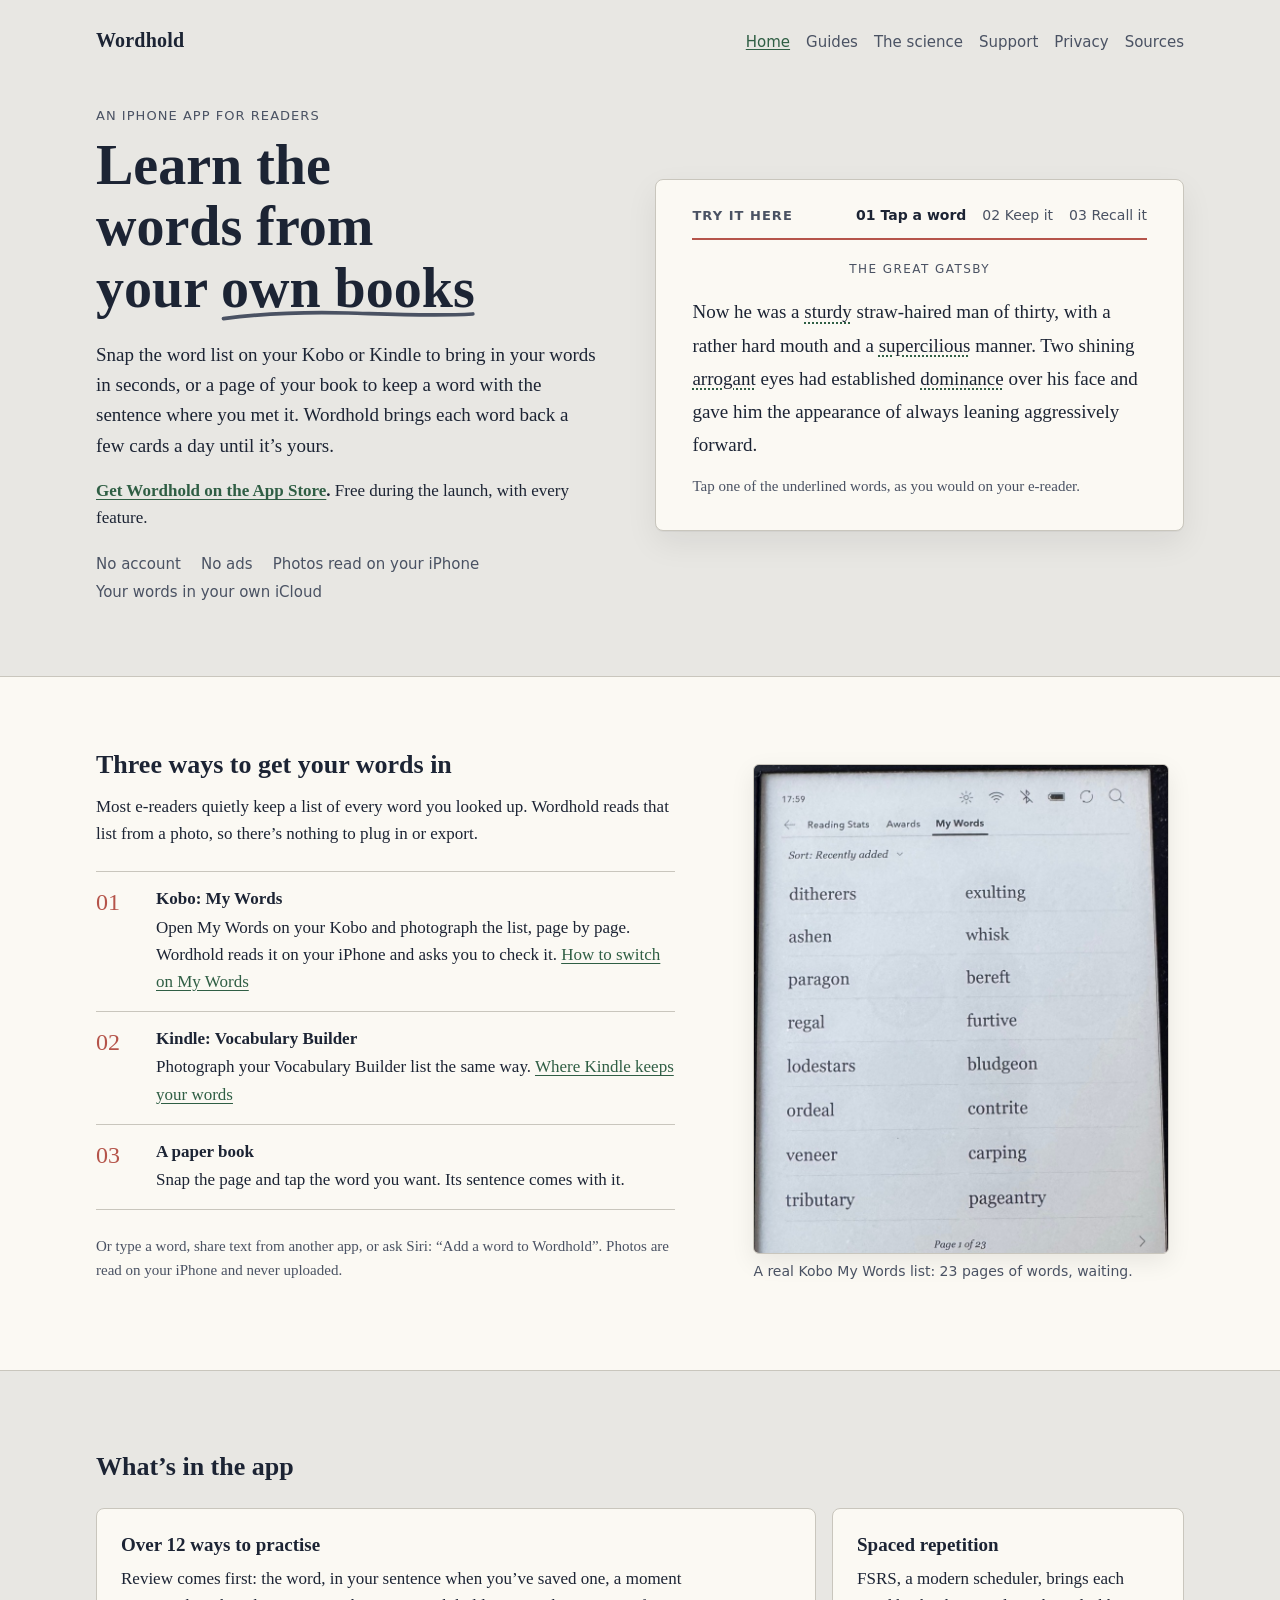
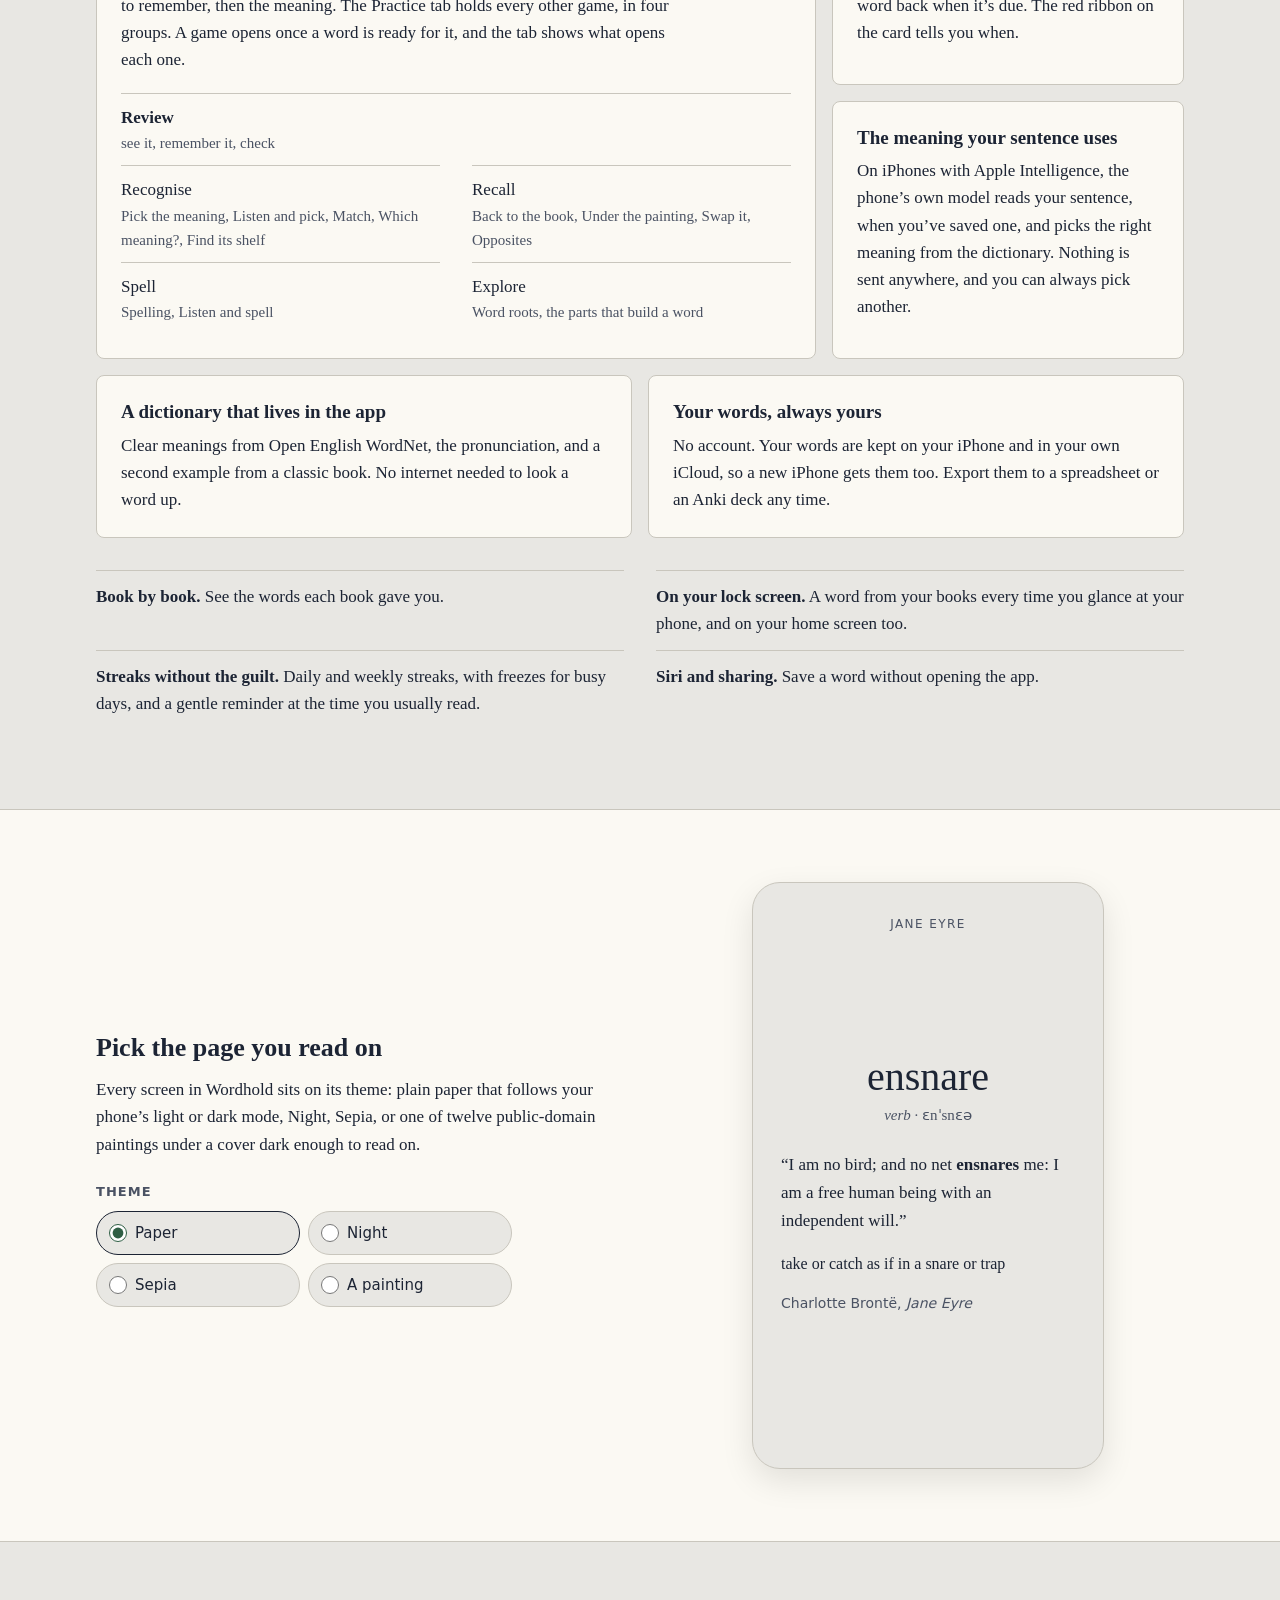
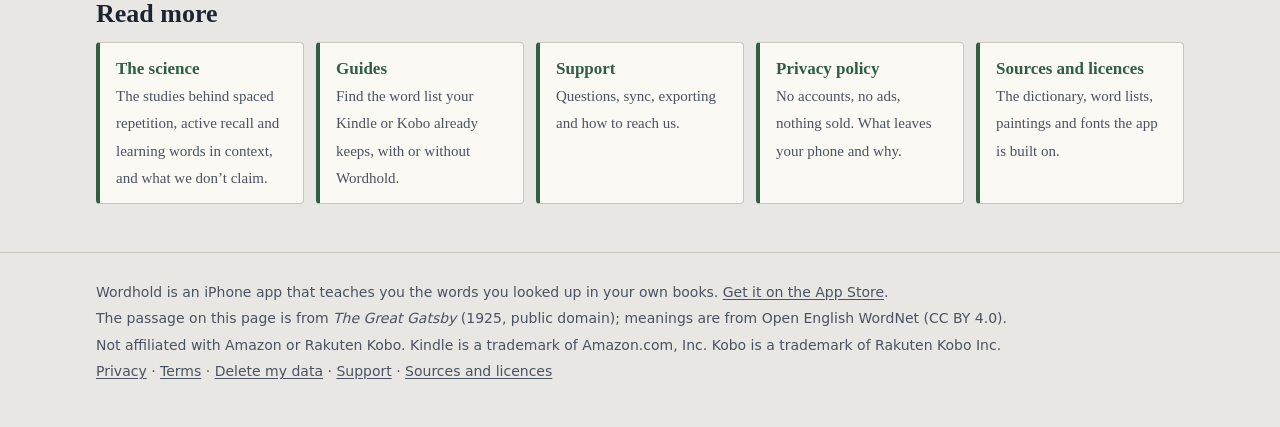
<file: index.html>
<!doctype html>
<html lang="en" class="no-js">
<head>
  <meta charset="utf-8">
  <script>document.documentElement.className = document.documentElement.className.replace("no-js", "js");</script>
  <meta name="viewport" content="width=device-width, initial-scale=1">
  <meta name="apple-itunes-app" content="app-id=6828538512">
  <title>Wordhold: learn the words from your own books</title>
  <meta name="description" content="Wordhold is an iPhone app for readers. Snap your Kobo or Kindle word list to bring in your words in seconds, or a page of your book to learn a word in the sentence where you met it.">
  <link rel="stylesheet" href="style.css">
  <link rel="stylesheet" href="home.css">
  <script src="home.js" defer></script>
</head>
<body class="home">
  <a class="skip" href="#main">Skip to the page</a>
  <header class="site-header">
    <div class="wrap wrap-wide">
      <a class="brand" href="">Wordhold</a>
      <nav aria-label="Site">
        <ul>
        <li><a href="" aria-current="page">Home</a></li>
        <li><a href="guides/">Guides</a></li>
        <li><a href="science/">The science</a></li>
        <li><a href="support/">Support</a></li>
        <li><a href="privacy/">Privacy</a></li>
        <li><a href="attribution/">Sources</a></li>
        </ul>
      </nav>
    </div>
  </header>

  <main id="main">
    <section class="hero wrap wrap-wide" aria-labelledby="hero-title">
      <div class="hero-text">
        <p class="callno">An iPhone app for readers</p>
        <h1 id="hero-title">Learn the words from your <span class="inked">own books</span></h1>
        <p class="lede">Snap the word list on your Kobo or Kindle to bring in your words in seconds, or a page of your book to keep a word with the sentence where you met it. Wordhold brings each word back a few cards a day until it’s yours.</p>
        <p class="status"><strong><a href="https://apps.apple.com/app/id6828538512">Get Wordhold on the App Store</a>.</strong> Free during the launch, with every feature.</p>
        <ul class="facts" aria-label="In short">
          <li>No account</li>
          <li>No ads</li>
          <li>Photos read on your iPhone</li>
          <li>Your words in your own iCloud</li>
        </ul>
      </div>

      <div class="try" id="try" aria-labelledby="try-title">
        <div class="try-head">
          <h2 id="try-title" class="label">Try it here</h2>
          <ol class="try-steps" aria-label="Steps">
            <li data-step="1" aria-current="step">Tap a word</li>
            <li data-step="2">Keep it</li>
            <li data-step="3">Recall it</li>
          </ol>
        </div>

        <!-- Step 1 and 2: the book page and the word's catalogue card -->
        <div class="try-page" data-panel="page">
          <p class="running-head">The Great Gatsby</p>
          <p class="passage">Now he was a <button type="button" class="w" disabled data-word="sturdy">sturdy</button> straw-haired man of thirty, with a rather hard mouth and a <button type="button" class="w" disabled data-word="supercilious">supercilious</button> manner. Two shining <button type="button" class="w" disabled data-word="arrogant">arrogant</button> eyes had established <button type="button" class="w" disabled data-word="dominance">dominance</button> over his face and gave him the appearance of always leaning aggressively forward.</p>
          <p class="try-hint" data-hint>Tap one of the underlined words, as you would on your e-reader.</p>
          <noscript><p class="try-hint"><strong>supercilious</strong> <em>adjective</em>: having or showing arrogant superiority to and disdain of those one views as unworthy. Turn on JavaScript to tap the words yourself.</p></noscript>

          <div class="lookup" data-lookup hidden tabindex="-1" role="group" aria-labelledby="lookup-word">
            <p class="lookup-word"><span id="lookup-word" data-f="word"></span> <span class="ipa" data-f="ipa"></span></p>
            <p class="pos" data-f="pos"></p>
            <p class="meaning" data-f="meaning"></p>
            <p class="small sense-note" data-f="senseNote"></p>
            <div class="actions">
              <button type="button" class="btn btn-ink" data-act="keep">Keep this word</button>
            </div>
          </div>
        </div>

        <!-- Step 3: the recall card, as the app shows it a few days later -->
        <div class="try-card" data-panel="card" hidden tabindex="-1" role="group" aria-labelledby="card-word">
          <p class="running-head">The Great Gatsby</p>
          <div class="ribbon" data-ribbon hidden><span data-f="ribbon"></span></div>
          <p class="card-word" id="card-word" data-f="word"></p>
          <p class="card-sentence" data-f="sentence"></p>
          <div data-front>
            <p class="small">Do you remember what it means here?</p>
            <div class="actions">
              <button type="button" class="btn btn-ink" data-act="reveal">Show meaning</button>
            </div>
          </div>
          <div data-back hidden>
            <p class="asterism" aria-hidden="true">⁂</p>
            <p class="meaning" data-f="meaning" data-reveal-focus tabindex="-1"></p>
            <p class="second"><em data-f="example"></em> <span class="credit" data-f="exampleCredit"></span></p>
            <div class="actions" data-grade>
              <button type="button" class="btn btn-card" data-act="again">Didn’t know</button>
              <button type="button" class="btn btn-ink" data-act="good">Knew it</button>
            </div>
            <p class="small" data-after hidden tabindex="-1"></p>
          </div>
          <p class="try-reset"><button type="button" class="textlink" data-act="reset">Try another word</button></p>
        </div>
        <p class="sr-only" aria-live="polite" data-live></p>
      </div>
    </section>

    <section class="band" aria-labelledby="ways-title">
      <div class="wrap wrap-wide ways">
        <div class="ways-text">
          <h2 id="ways-title">Three ways to get your words in</h2>
          <p>Most e-readers quietly keep a list of every word you looked up. Wordhold reads that list from a photo, so there’s nothing to plug in or export.</p>
          <ol class="ways-list">
            <li>
              <span class="num" aria-hidden="true">01</span>
              <div>
                <h3>Kobo: My Words</h3>
                <p>Open My Words on your Kobo and photograph the list, page by page. Wordhold reads it on your iPhone and asks you to check it. <a href="guides/kobo-my-words/">How to switch on My Words</a></p>
              </div>
            </li>
            <li>
              <span class="num" aria-hidden="true">02</span>
              <div>
                <h3>Kindle: Vocabulary Builder</h3>
                <p>Photograph your Vocabulary Builder list the same way. <a href="guides/kindle-vocabulary-builder/">Where Kindle keeps your words</a></p>
              </div>
            </li>
            <li>
              <span class="num" aria-hidden="true">03</span>
              <div>
                <h3>A paper book</h3>
                <p>Snap the page and tap the word you want. Its sentence comes with it.</p>
              </div>
            </li>
          </ol>
          <p class="small">Or type a word, share text from another app, or ask Siri: “Add a word to Wordhold”. Photos are read on your iPhone and never uploaded.</p>
        </div>
        <figure class="ways-photo">
          <img src="guides/kobo-my-words/photo-3.jpg" alt="A Kobo's Activity screen on the My Words tab: two columns of saved words such as ditherers, ashen, paragon and exulting." width="850" height="1000" loading="lazy" decoding="async">
          <figcaption>A real Kobo My Words list: 23 pages of words, waiting.</figcaption>
        </figure>
      </div>
    </section>

    <section class="wrap wrap-wide features" aria-labelledby="features-title">
      <h2 id="features-title">What’s in the app</h2>
      <div class="bento">
        <article class="tile tile-methods">
          <h3>Over 12 ways to practise</h3>
          <p>Review comes first: the word, in your sentence when you’ve saved one, a moment to remember, then the meaning. The Practice tab holds every other game, in four groups. A game opens once a word is ready for it, and the tab shows what opens each one.</p>
          <ol class="methods">
            <li><span>Review</span><span class="small">see it, remember it, check</span></li>
            <li><span>Recognise</span><span class="small">Pick the meaning, Listen and pick, Match, Which meaning?, Find its shelf</span></li>
            <li><span>Recall</span><span class="small">Back to the book, Under the painting, Swap it, Opposites</span></li>
            <li><span>Spell</span><span class="small">Spelling, Listen and spell</span></li>
            <li><span>Explore</span><span class="small">Word roots, the parts that build a word</span></li>
          </ol>
        </article>
        <article class="tile tile-fsrs">
          <h3>Spaced repetition</h3>
          <p>FSRS, a modern scheduler, brings each word back when it’s due. The red ribbon on the card tells you when.</p>
        </article>
        <article class="tile tile-sense">
          <h3>The meaning your sentence uses</h3>
          <p>On iPhones with Apple Intelligence, the phone’s own model reads your sentence, when you’ve saved one, and picks the right meaning from the dictionary. Nothing is sent anywhere, and you can always pick another.</p>
        </article>
        <article class="tile tile-dict">
          <h3>A dictionary that lives in the app</h3>
          <p>Clear meanings from Open English WordNet, the pronunciation, and a second example from a classic book. No internet needed to look a word up.</p>
        </article>
        <article class="tile tile-yours">
          <h3>Your words, always yours</h3>
          <p>No account. Your words are kept on your iPhone and in your own iCloud, so a new iPhone gets them too. Export them to a spreadsheet or an Anki deck any time.</p>
        </article>
      </div>
      <ul class="index-list">
        <li><strong>Book by book.</strong> See the words each book gave you.</li>
        <li><strong>On your lock screen.</strong> A word from your books every time you glance at your phone, and on your home screen too.</li>
        <li><strong>Streaks without the guilt.</strong> Daily and weekly streaks, with freezes for busy days, and a gentle reminder at the time you usually read.</li>
        <li><strong>Siri and sharing.</strong> Save a word without opening the app.</li>
      </ul>
    </section>

    <section class="band" aria-labelledby="themes-title">
      <div class="wrap wrap-wide themes">
        <div class="themes-text">
          <h2 id="themes-title">Pick the page you read on</h2>
          <p>Every screen in Wordhold sits on its theme: plain paper that follows your phone’s light or dark mode, Night, Sepia, or one of twelve public-domain paintings under a cover dark enough to read on.</p>
          <fieldset class="theme-pick">
            <legend class="label">Theme</legend>
            <label><input type="radio" name="theme" value="paper" checked> Paper</label>
            <label><input type="radio" name="theme" value="night"> Night</label>
            <label><input type="radio" name="theme" value="sepia"> Sepia</label>
            <label><input type="radio" name="theme" value="painting" data-name="painting"> A painting</label>
          </fieldset>
          <p class="small theme-credit" data-credit hidden>Camille Corot, <em>A Woman Reading</em>, 1869–70 · The Metropolitan Museum of Art (CC0). One of the twelve paintings in the app.</p>
        </div>
        <div class="theme-preview tp-paper" data-preview>
          <p class="sr-only" data-preview-name>A word page in the Paper theme:</p>
          <img class="tp-art" data-src="images/corot-woman-reading.jpg" alt="" width="480" height="1040" decoding="async">
          <div class="tp-page">
            <p class="running-head">Jane Eyre</p>
            <p class="tp-word">ensnare</p>
            <p class="tp-sub"><em>verb</em> · ɛnˈsnɛə</p>
            <p class="tp-sentence">“I am no bird; and no net <strong>ensnares</strong> me: I am a free human being with an independent will.”</p>
            <p class="tp-meaning">take or catch as if in a snare or trap</p>
            <p class="tp-credit">Charlotte Brontë, <em>Jane Eyre</em></p>
          </div>
        </div>
      </div>
    </section>

    <section class="wrap wrap-wide more" aria-labelledby="more-title">
      <h2 id="more-title">Read more</h2>
      <ul class="index">
        <li><a href="science/"><strong>The science</strong><span>The studies behind spaced repetition, active recall and learning words in context, and what we don’t claim.</span></a></li>
        <li><a href="guides/"><strong>Guides</strong><span>Find the word list your Kindle or Kobo already keeps, with or without Wordhold.</span></a></li>
        <li><a href="support/"><strong>Support</strong><span>Questions, sync, exporting and how to reach us.</span></a></li>
        <li><a href="privacy/"><strong>Privacy policy</strong><span>No accounts, no ads, nothing sold. What leaves your phone and why.</span></a></li>
        <li><a href="attribution/"><strong>Sources and licences</strong><span>The dictionary, word lists, paintings and fonts the app is built on.</span></a></li>
      </ul>
    </section>
  </main>

  <footer class="site-footer">
    <div class="wrap wrap-wide">
      <p>Wordhold is an iPhone app that teaches you the words you looked up in your own books. <a href="https://apps.apple.com/app/id6828538512">Get it on the App Store</a>.</p>
      <p>The passage on this page is from <em>The Great Gatsby</em> (1925, public domain); meanings are from Open English WordNet (CC BY 4.0).</p>
      <p>Not affiliated with Amazon or Rakuten Kobo. Kindle is a trademark of Amazon.com, Inc. Kobo is a trademark of Rakuten Kobo Inc.</p>
      <p><a href="privacy/">Privacy</a> · <a href="terms/">Terms</a> · <a href="delete-data/">Delete my data</a> · <a href="support/">Support</a> · <a href="attribution/">Sources and licences</a></p>
    </div>
  </footer>
</body>
</html>
</file>
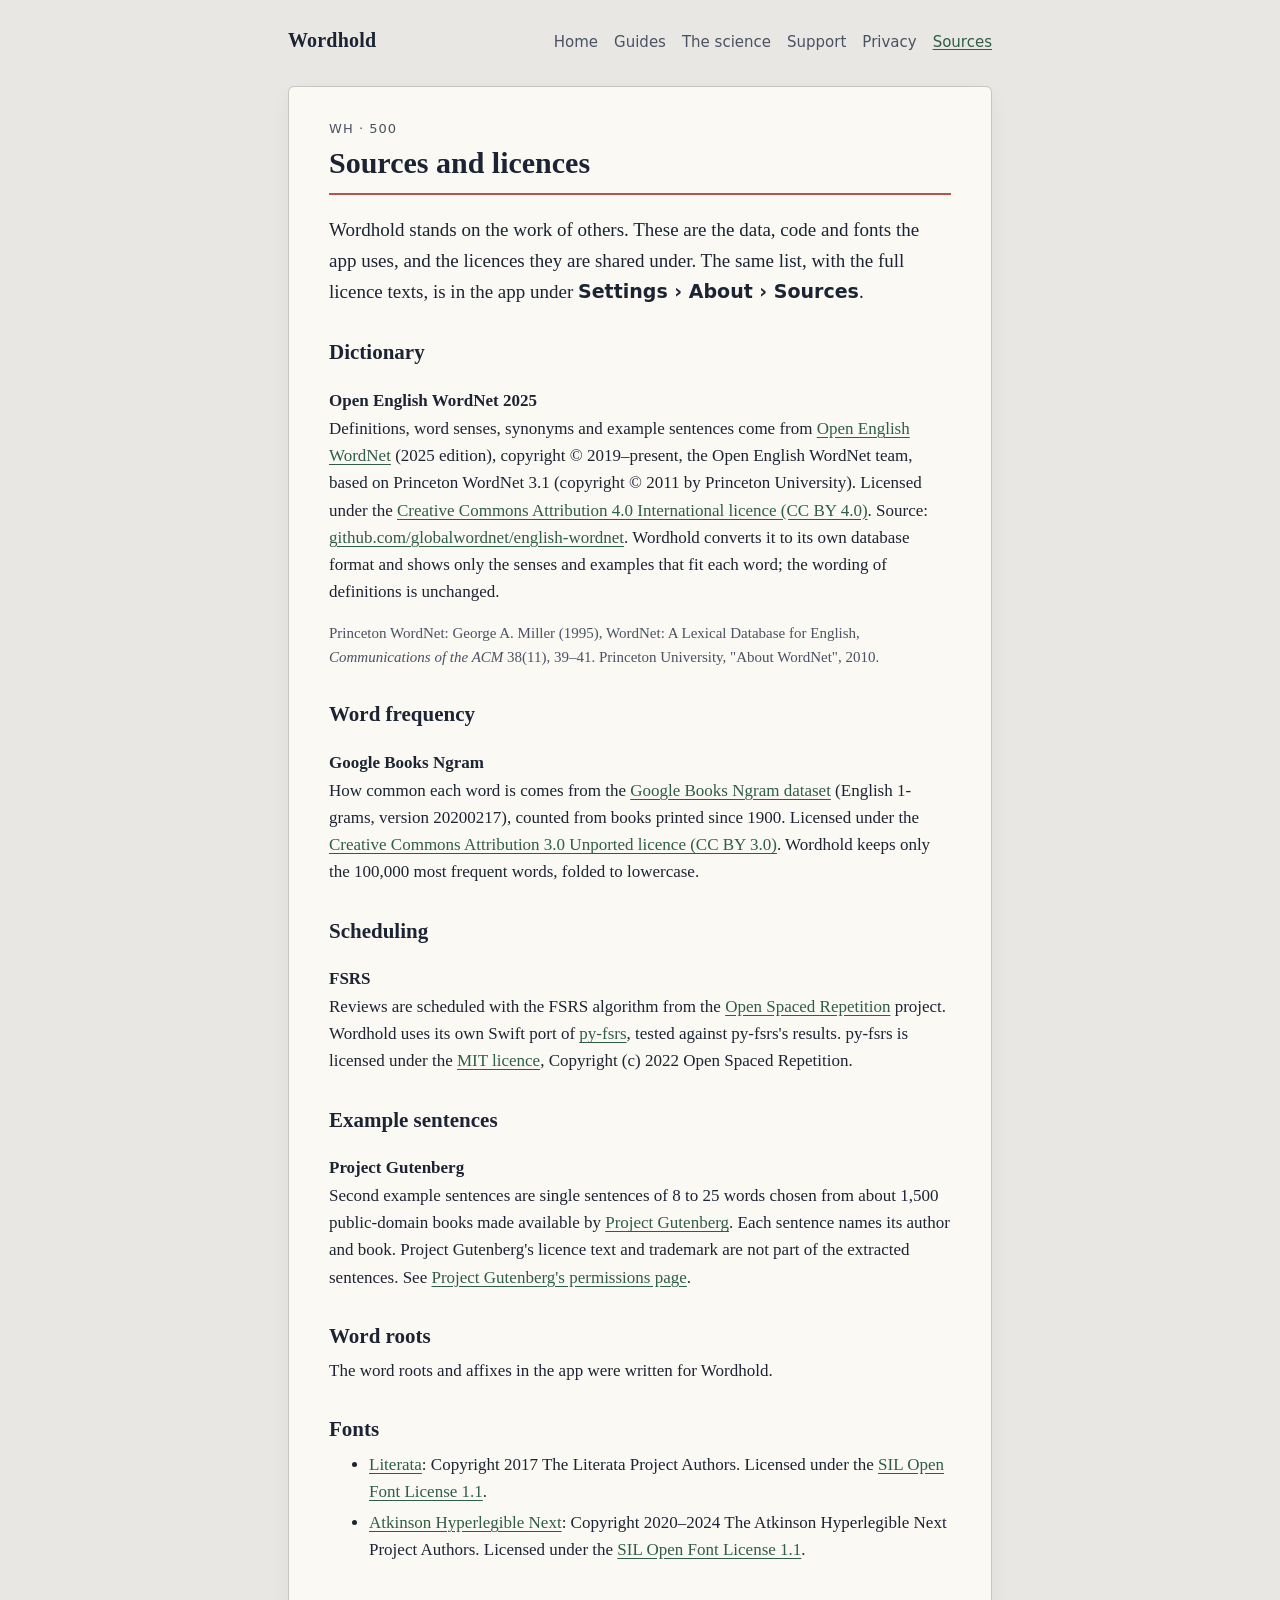
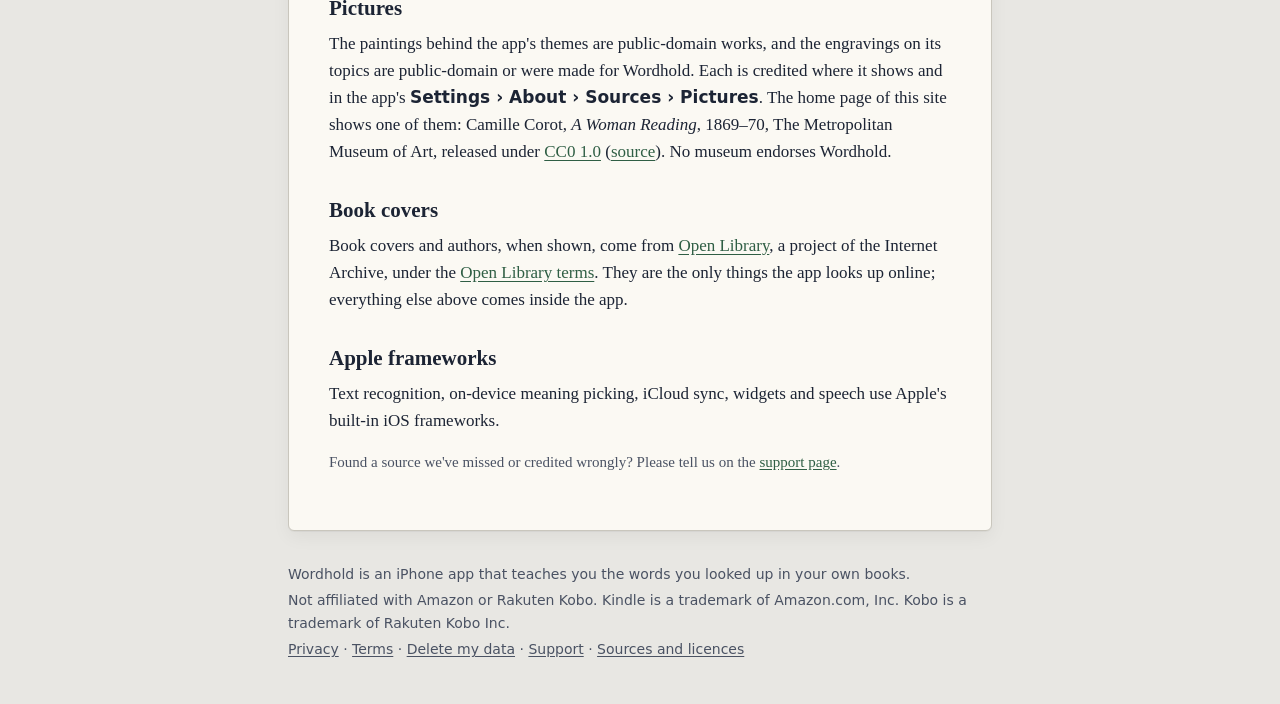
<file: attribution/index.html>
<!doctype html>
<html lang="en">
<head>
  <meta charset="utf-8">
  <meta name="viewport" content="width=device-width, initial-scale=1">
  <title>Sources and licences · Wordhold</title>
  <meta name="description" content="The dictionary, word lists, code and fonts Wordhold is built on, with their licences.">
  <link rel="stylesheet" href="../style.css">
</head>
<body>
  <header class="site-header">
    <div class="wrap">
      <a class="brand" href="../">Wordhold</a>
      <nav aria-label="Site">
        <ul>
        <li><a href="../">Home</a></li>
        <li><a href="../guides/">Guides</a></li>
        <li><a href="../science/">The science</a></li>
        <li><a href="../support/">Support</a></li>
        <li><a href="../privacy/">Privacy</a></li>
        <li><a href="../attribution/" aria-current="page">Sources</a></li>
        </ul>
      </nav>
    </div>
  </header>
  <main class="wrap">
    <article class="card">
      <div class="card-head">
        <p class="callno">WH · 500</p>
        <h1>Sources and licences</h1>
      </div>

      <p class="lede">Wordhold stands on the work of others. These are the data, code and fonts the app uses, and the licences they are shared under. The same list, with the full licence texts, is in the app under <span class="menu-path">Settings › About › Sources</span>.</p>

      <h2>Dictionary</h2>
      <h3>Open English WordNet 2025</h3>
      <p>Definitions, word senses, synonyms and example sentences come from <a href="https://en-word.net/">Open English WordNet</a> (2025 edition), copyright © 2019–present, the Open English WordNet team, based on Princeton WordNet 3.1 (copyright © 2011 by Princeton University). Licensed under the <a href="https://creativecommons.org/licenses/by/4.0/">Creative Commons Attribution 4.0 International licence (CC BY 4.0)</a>. Source: <a href="https://github.com/globalwordnet/english-wordnet">github.com/globalwordnet/english-wordnet</a>. Wordhold converts it to its own database format and shows only the senses and examples that fit each word; the wording of definitions is unchanged.</p>
      <p class="small">Princeton WordNet: George A. Miller (1995), WordNet: A Lexical Database for English, <em>Communications of the ACM</em> 38(11), 39–41. Princeton University, "About WordNet", 2010.</p>

      <h2>Word frequency</h2>
      <h3>Google Books Ngram</h3>
      <p>How common each word is comes from the <a href="https://storage.googleapis.com/books/ngrams/books/datasetsv3.html">Google Books Ngram dataset</a> (English 1-grams, version 20200217), counted from books printed since 1900. Licensed under the <a href="https://creativecommons.org/licenses/by/3.0/">Creative Commons Attribution 3.0 Unported licence (CC BY 3.0)</a>. Wordhold keeps only the 100,000 most frequent words, folded to lowercase.</p>

      <h2>Scheduling</h2>
      <h3>FSRS</h3>
      <p>Reviews are scheduled with the FSRS algorithm from the <a href="https://github.com/open-spaced-repetition">Open Spaced Repetition</a> project. Wordhold uses its own Swift port of <a href="https://github.com/open-spaced-repetition/py-fsrs">py-fsrs</a>, tested against py-fsrs's results. py-fsrs is licensed under the <a href="https://github.com/open-spaced-repetition/py-fsrs/blob/main/LICENSE">MIT licence</a>, Copyright (c) 2022 Open Spaced Repetition.</p>

      <h2>Example sentences</h2>
      <h3>Project Gutenberg</h3>
      <p>Second example sentences are single sentences of 8 to 25 words chosen from about 1,500 public-domain books made available by <a href="https://www.gutenberg.org">Project Gutenberg</a>. Each sentence names its author and book. Project Gutenberg's licence text and trademark are not part of the extracted sentences. See <a href="https://www.gutenberg.org/policy/permission.html">Project Gutenberg's permissions page</a>.</p>

      <h2>Word roots</h2>
      <p>The word roots and affixes in the app were written for Wordhold.</p>

      <h2>Fonts</h2>
      <ul>
        <li><a href="https://github.com/googlefonts/literata">Literata</a>: Copyright 2017 The Literata Project Authors. Licensed under the <a href="https://openfontlicense.org">SIL Open Font License 1.1</a>.</li>
        <li><a href="https://github.com/googlefonts/atkinson-hyperlegible-next">Atkinson Hyperlegible Next</a>: Copyright 2020–2024 The Atkinson Hyperlegible Next Project Authors. Licensed under the <a href="https://openfontlicense.org">SIL Open Font License 1.1</a>.</li>
      </ul>

      <h2>Pictures</h2>
      <p>The paintings behind the app's themes are public-domain works, and the engravings on its topics are public-domain or were made for Wordhold. Each is credited where it shows and in the app's <span class="menu-path">Settings › About › Sources › Pictures</span>. The home page of this site shows one of them: Camille Corot, <em>A Woman Reading</em>, 1869–70, The Metropolitan Museum of Art, released under <a href="https://creativecommons.org/publicdomain/zero/1.0/">CC0 1.0</a> (<a href="https://commons.wikimedia.org/wiki/File:A_Woman_Reading_MET_DT810.jpg">source</a>). No museum endorses Wordhold.</p>

      <h2>Book covers</h2>
      <p>Book covers and authors, when shown, come from <a href="https://openlibrary.org/dev/docs/api/covers">Open Library</a>, a project of the Internet Archive, under the <a href="https://openlibrary.org/developers/api">Open Library terms</a>. They are the only things the app looks up online; everything else above comes inside the app.</p>

      <h2>Apple frameworks</h2>
      <p>Text recognition, on-device meaning picking, iCloud sync, widgets and speech use Apple's built-in iOS frameworks.</p>

      <p class="small">Found a source we've missed or credited wrongly? Please tell us on the <a href="../support/">support page</a>.</p>
    </article>
  </main>
  <footer class="site-footer">
    <div class="wrap">
      <p>Wordhold is an iPhone app that teaches you the words you looked up in your own books.</p>
      <p>Not affiliated with Amazon or Rakuten Kobo. Kindle is a trademark of Amazon.com, Inc. Kobo is a trademark of Rakuten Kobo Inc.</p>
      <p><a href="../privacy/">Privacy</a> · <a href="../terms/">Terms</a> · <a href="../delete-data/">Delete my data</a> · <a href="../support/">Support</a> · <a href="../attribution/">Sources and licences</a></p>
    </div>
  </footer>
</body>
</html>
</file>
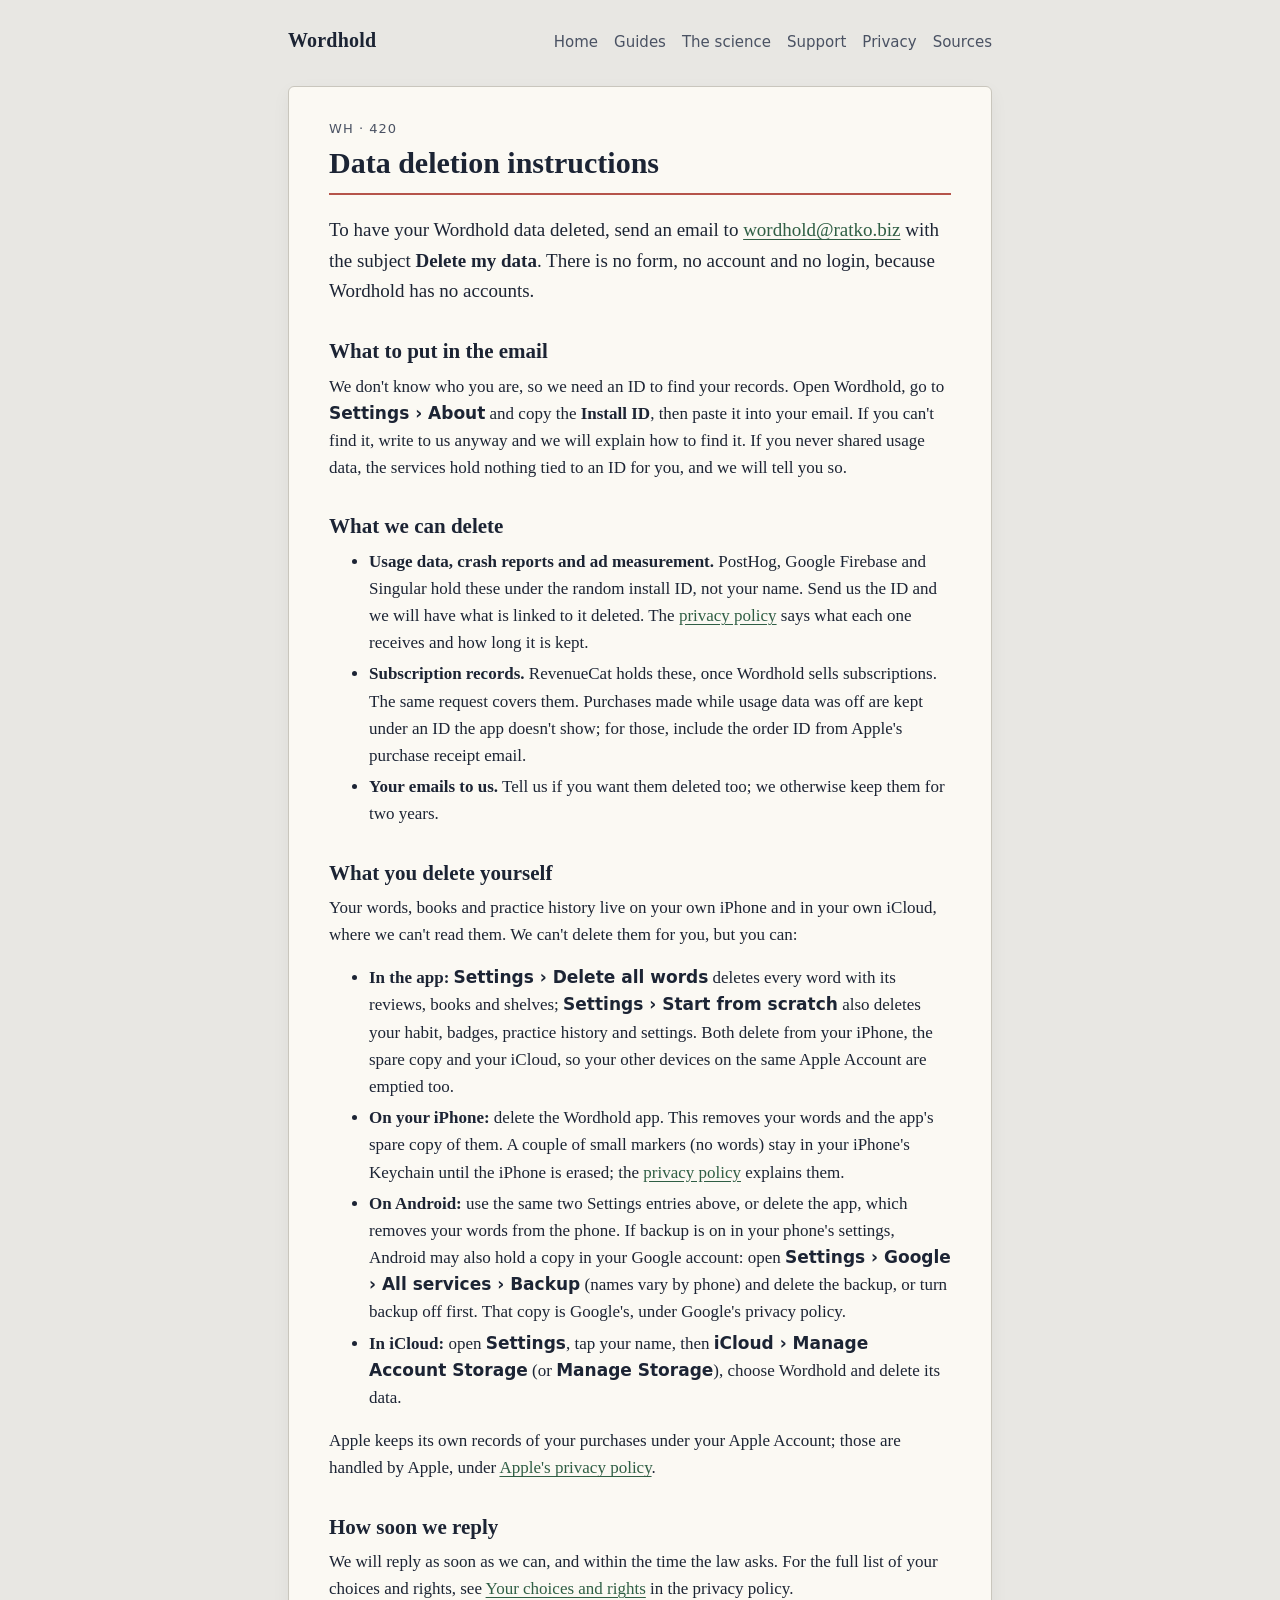
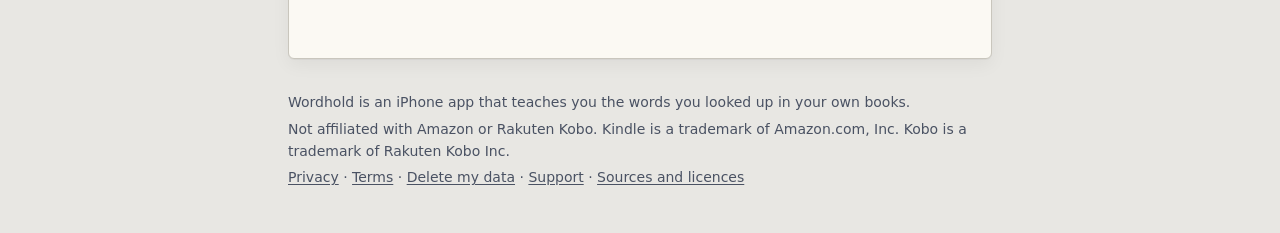
<file: delete-data/index.html>
<!doctype html>
<html lang="en">
<head>
  <meta charset="utf-8">
  <meta name="viewport" content="width=device-width, initial-scale=1">
  <title>Data deletion instructions · Wordhold</title>
  <meta name="description" content="How to ask for your Wordhold data to be deleted: send an email to wordhold@ratko.biz with the subject Delete my data.">
  <link rel="stylesheet" href="../style.css">
</head>
<body>
  <header class="site-header">
    <div class="wrap">
      <a class="brand" href="../">Wordhold</a>
      <nav aria-label="Site">
        <ul>
        <li><a href="../">Home</a></li>
        <li><a href="../guides/">Guides</a></li>
        <li><a href="../science/">The science</a></li>
        <li><a href="../support/">Support</a></li>
        <li><a href="../privacy/">Privacy</a></li>
        <li><a href="../attribution/">Sources</a></li>
        </ul>
      </nav>
    </div>
  </header>
  <main class="wrap">
    <article class="card">
      <div class="card-head">
        <p class="callno">WH · 420</p>
        <h1>Data deletion instructions</h1>
      </div>

      <p class="lede">To have your Wordhold data deleted, send an email to <a href="mailto:wordhold@ratko.biz?subject=Delete%20my%20data">wordhold@ratko.biz</a> with the subject <strong>Delete my data</strong>. There is no form, no account and no login, because Wordhold has no accounts.</p>

      <h2>What to put in the email</h2>
      <p>We don't know who you are, so we need an ID to find your records. Open Wordhold, go to <span class="menu-path">Settings › About</span> and copy the <strong>Install ID</strong>, then paste it into your email. If you can't find it, write to us anyway and we will explain how to find it. If you never shared usage data, the services hold nothing tied to an ID for you, and we will tell you so.</p>

      <h2>What we can delete</h2>
      <ul>
        <li><strong>Usage data, crash reports and ad measurement.</strong> PostHog, Google Firebase and Singular hold these under the random install ID, not your name. Send us the ID and we will have what is linked to it deleted. The <a href="../privacy/#usage-data">privacy policy</a> says what each one receives and how long it is kept.</li>
        <li><strong>Subscription records.</strong> RevenueCat holds these, once Wordhold sells subscriptions. The same request covers them. Purchases made while usage data was off are kept under an ID the app doesn't show; for those, include the order ID from Apple's purchase receipt email.</li>
        <li><strong>Your emails to us.</strong> Tell us if you want them deleted too; we otherwise keep them for two years.</li>
      </ul>

      <h2>What you delete yourself</h2>
      <p>Your words, books and practice history live on your own iPhone and in your own iCloud, where we can't read them. We can't delete them for you, but you can:</p>
      <ul>
        <li><strong>In the app:</strong> <span class="menu-path">Settings › Delete all words</span> deletes every word with its reviews, books and shelves; <span class="menu-path">Settings › Start from scratch</span> also deletes your habit, badges, practice history and settings. Both delete from your iPhone, the spare copy and your iCloud, so your other devices on the same Apple Account are emptied too.</li>
        <li><strong>On your iPhone:</strong> delete the Wordhold app. This removes your words and the app's spare copy of them. A couple of small markers (no words) stay in your iPhone's Keychain until the iPhone is erased; the <a href="../privacy/#your-rights">privacy policy</a> explains them.</li>
        <li><strong>On Android:</strong> use the same two Settings entries above, or delete the app, which removes your words from the phone. If backup is on in your phone's settings, Android may also hold a copy in your Google account: open <span class="menu-path">Settings › Google › All services › Backup</span> (names vary by phone) and delete the backup, or turn backup off first. That copy is Google's, under Google's privacy policy.</li>
        <li><strong>In iCloud:</strong> open <span class="menu-path">Settings</span>, tap your name, then <span class="menu-path">iCloud › Manage Account Storage</span> (or <span class="menu-path">Manage Storage</span>), choose Wordhold and delete its data.</li>
      </ul>
      <p>Apple keeps its own records of your purchases under your Apple Account; those are handled by Apple, under <a href="https://www.apple.com/legal/privacy/">Apple's privacy policy</a>.</p>

      <h2>How soon we reply</h2>
      <p>We will reply as soon as we can, and within the time the law asks. For the full list of your choices and rights, see <a href="../privacy/#your-rights">Your choices and rights</a> in the privacy policy.</p>
    </article>
  </main>
  <footer class="site-footer">
    <div class="wrap">
      <p>Wordhold is an iPhone app that teaches you the words you looked up in your own books.</p>
      <p>Not affiliated with Amazon or Rakuten Kobo. Kindle is a trademark of Amazon.com, Inc. Kobo is a trademark of Rakuten Kobo Inc.</p>
      <p><a href="../privacy/">Privacy</a> · <a href="../terms/">Terms</a> · <a href="../delete-data/">Delete my data</a> · <a href="../support/">Support</a> · <a href="../attribution/">Sources and licences</a></p>
    </div>
  </footer>
</body>
</html>
</file>
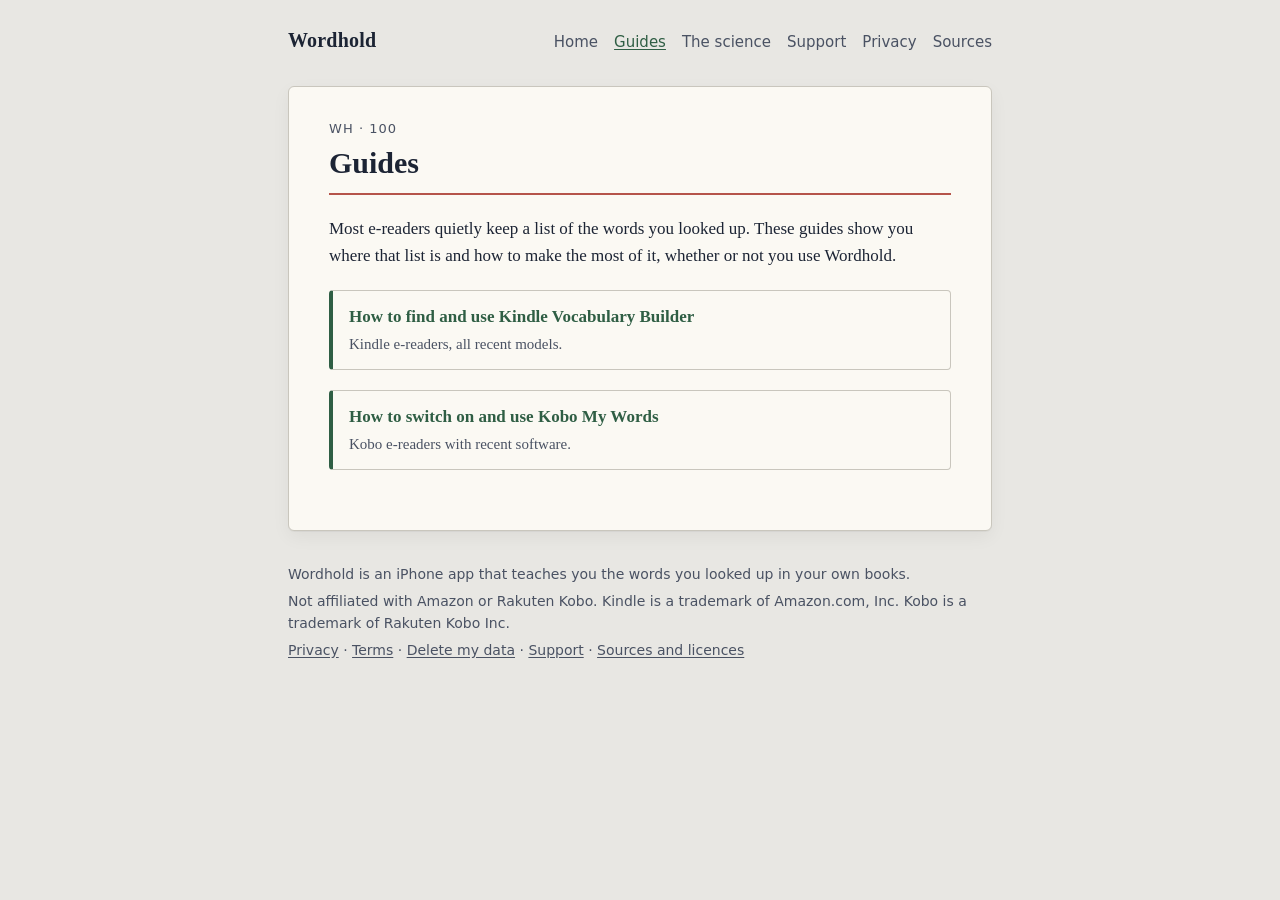
<file: guides/index.html>
<!doctype html>
<html lang="en">
<head>
  <meta charset="utf-8">
  <meta name="viewport" content="width=device-width, initial-scale=1">
  <title>Guides · Wordhold</title>
  <meta name="description" content="How-to guides for readers: Kindle Vocabulary Builder and Kobo My Words.">
  <link rel="stylesheet" href="../style.css">
</head>
<body>
  <header class="site-header">
    <div class="wrap">
      <a class="brand" href="../">Wordhold</a>
      <nav aria-label="Site">
        <ul>
        <li><a href="../">Home</a></li>
        <li><a href="../guides/" aria-current="page">Guides</a></li>
        <li><a href="../science/">The science</a></li>
        <li><a href="../support/">Support</a></li>
        <li><a href="../privacy/">Privacy</a></li>
        <li><a href="../attribution/">Sources</a></li>
        </ul>
      </nav>
    </div>
  </header>
  <main class="wrap">
    <article class="card">
      <div class="card-head">
        <p class="callno">WH · 100</p>
        <h1>Guides</h1>
      </div>

      <p>Most e-readers quietly keep a list of the words you looked up. These guides show you where that list is and how to make the most of it, whether or not you use Wordhold.</p>
      <ul class="index">
        <li><a href="kindle-vocabulary-builder/"><strong>How to find and use Kindle Vocabulary Builder</strong><span>Kindle e-readers, all recent models.</span></a></li>
        <li><a href="kobo-my-words/"><strong>How to switch on and use Kobo My Words</strong><span>Kobo e-readers with recent software.</span></a></li>
      </ul>
    </article>
  </main>
  <footer class="site-footer">
    <div class="wrap">
      <p>Wordhold is an iPhone app that teaches you the words you looked up in your own books.</p>
      <p>Not affiliated with Amazon or Rakuten Kobo. Kindle is a trademark of Amazon.com, Inc. Kobo is a trademark of Rakuten Kobo Inc.</p>
      <p><a href="../privacy/">Privacy</a> · <a href="../terms/">Terms</a> · <a href="../delete-data/">Delete my data</a> · <a href="../support/">Support</a> · <a href="../attribution/">Sources and licences</a></p>
    </div>
  </footer>
</body>
</html>
</file>
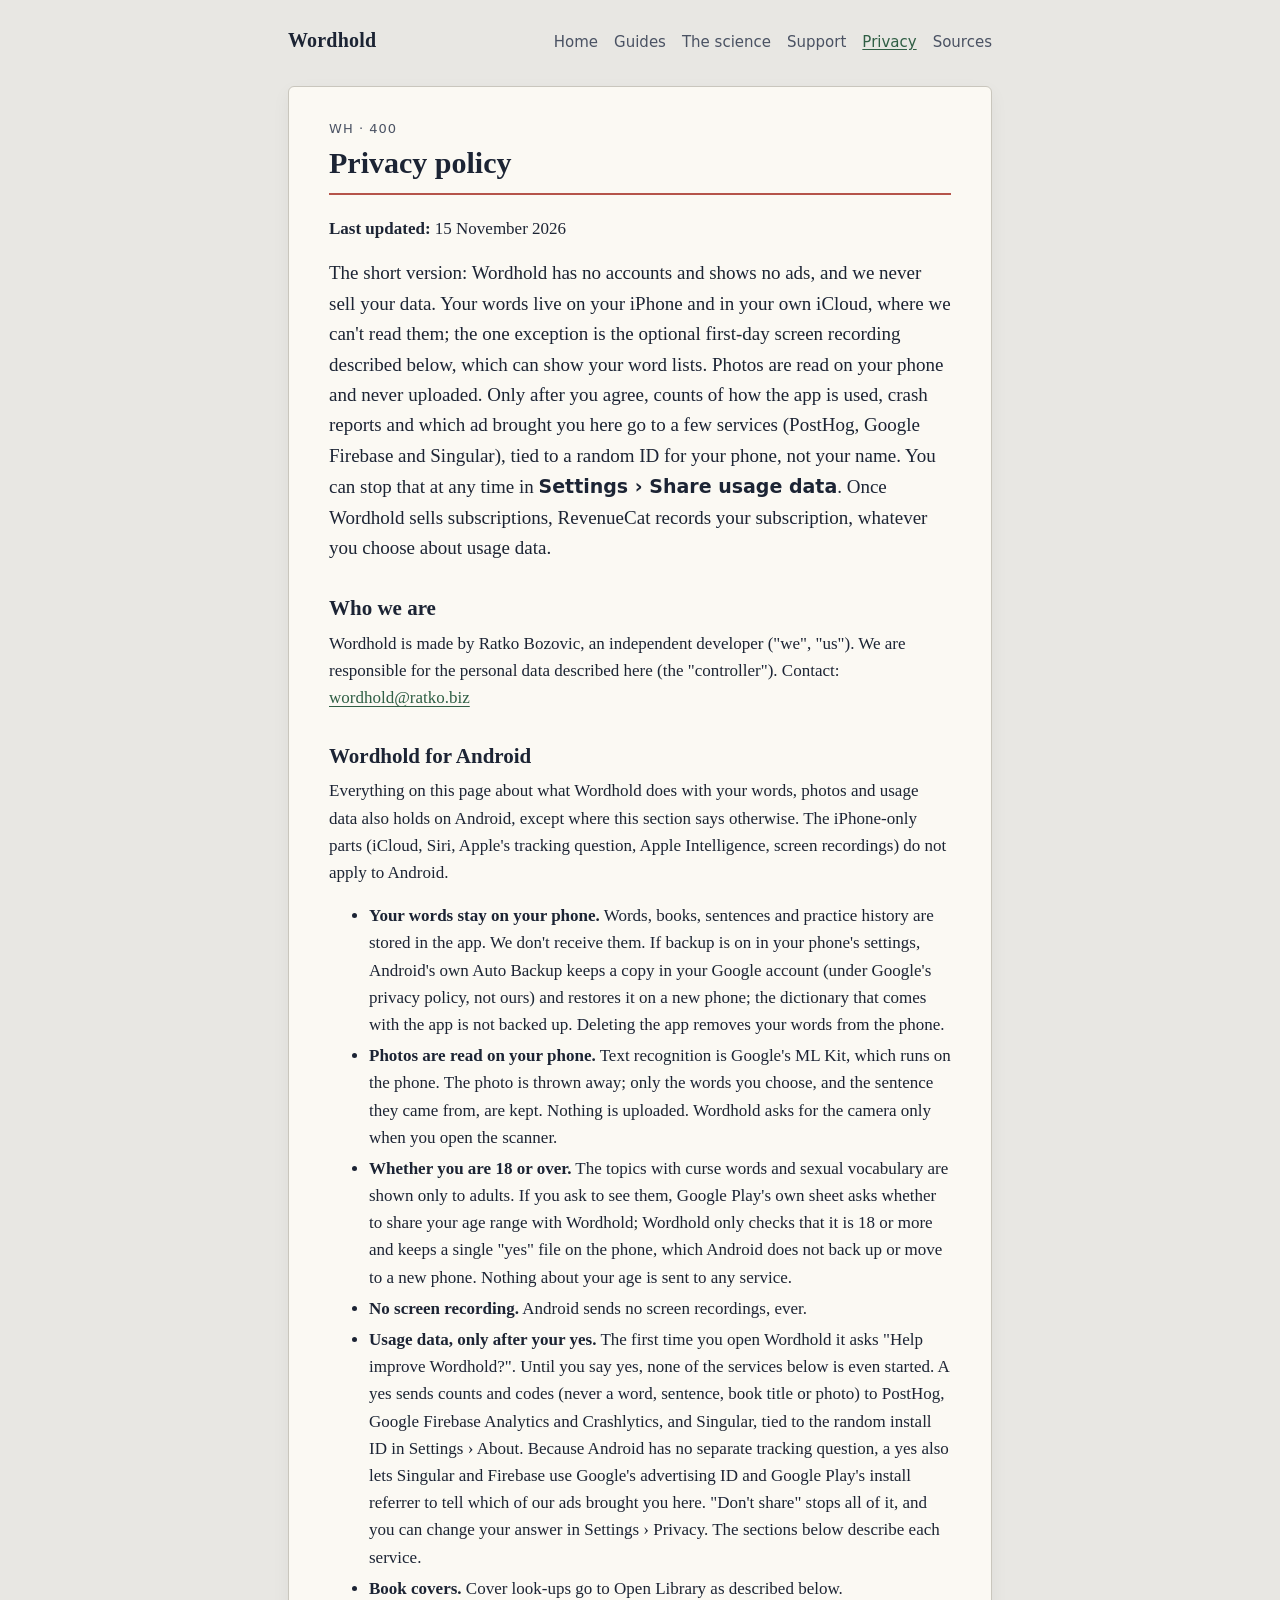
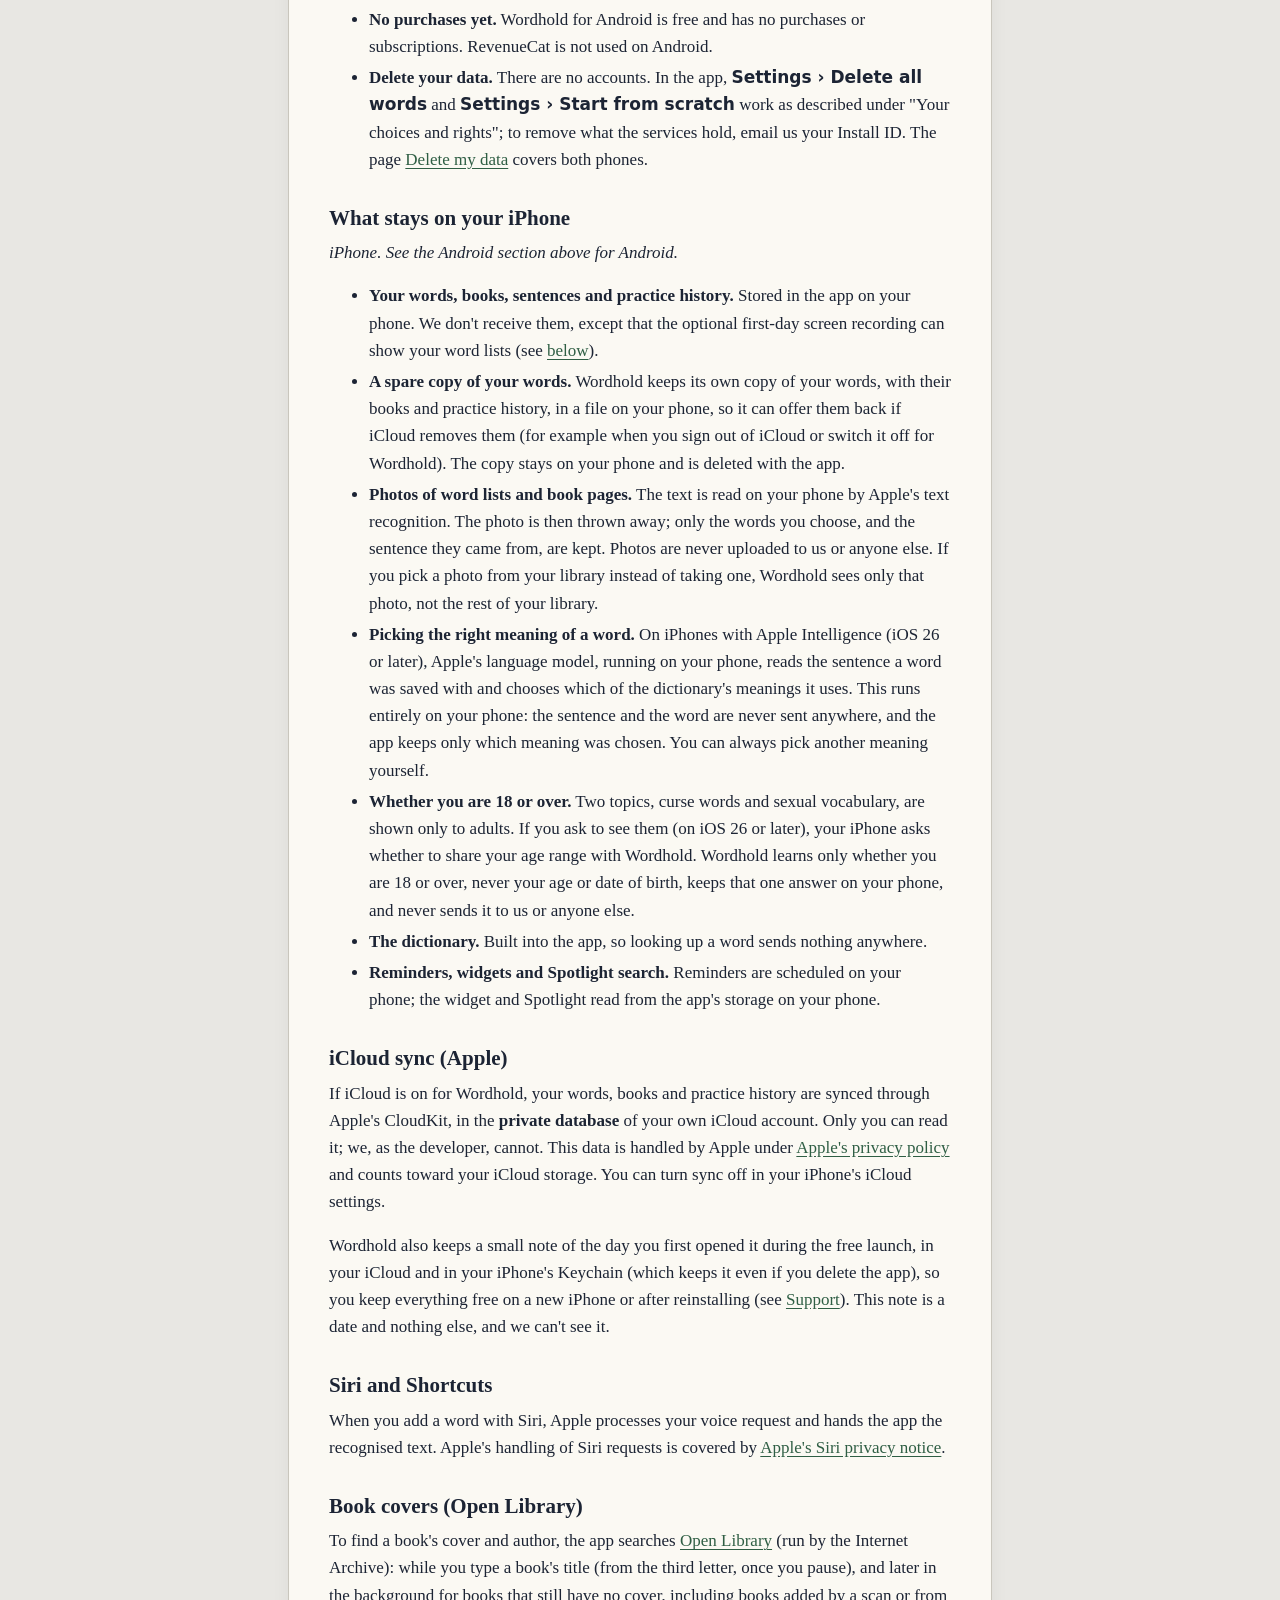
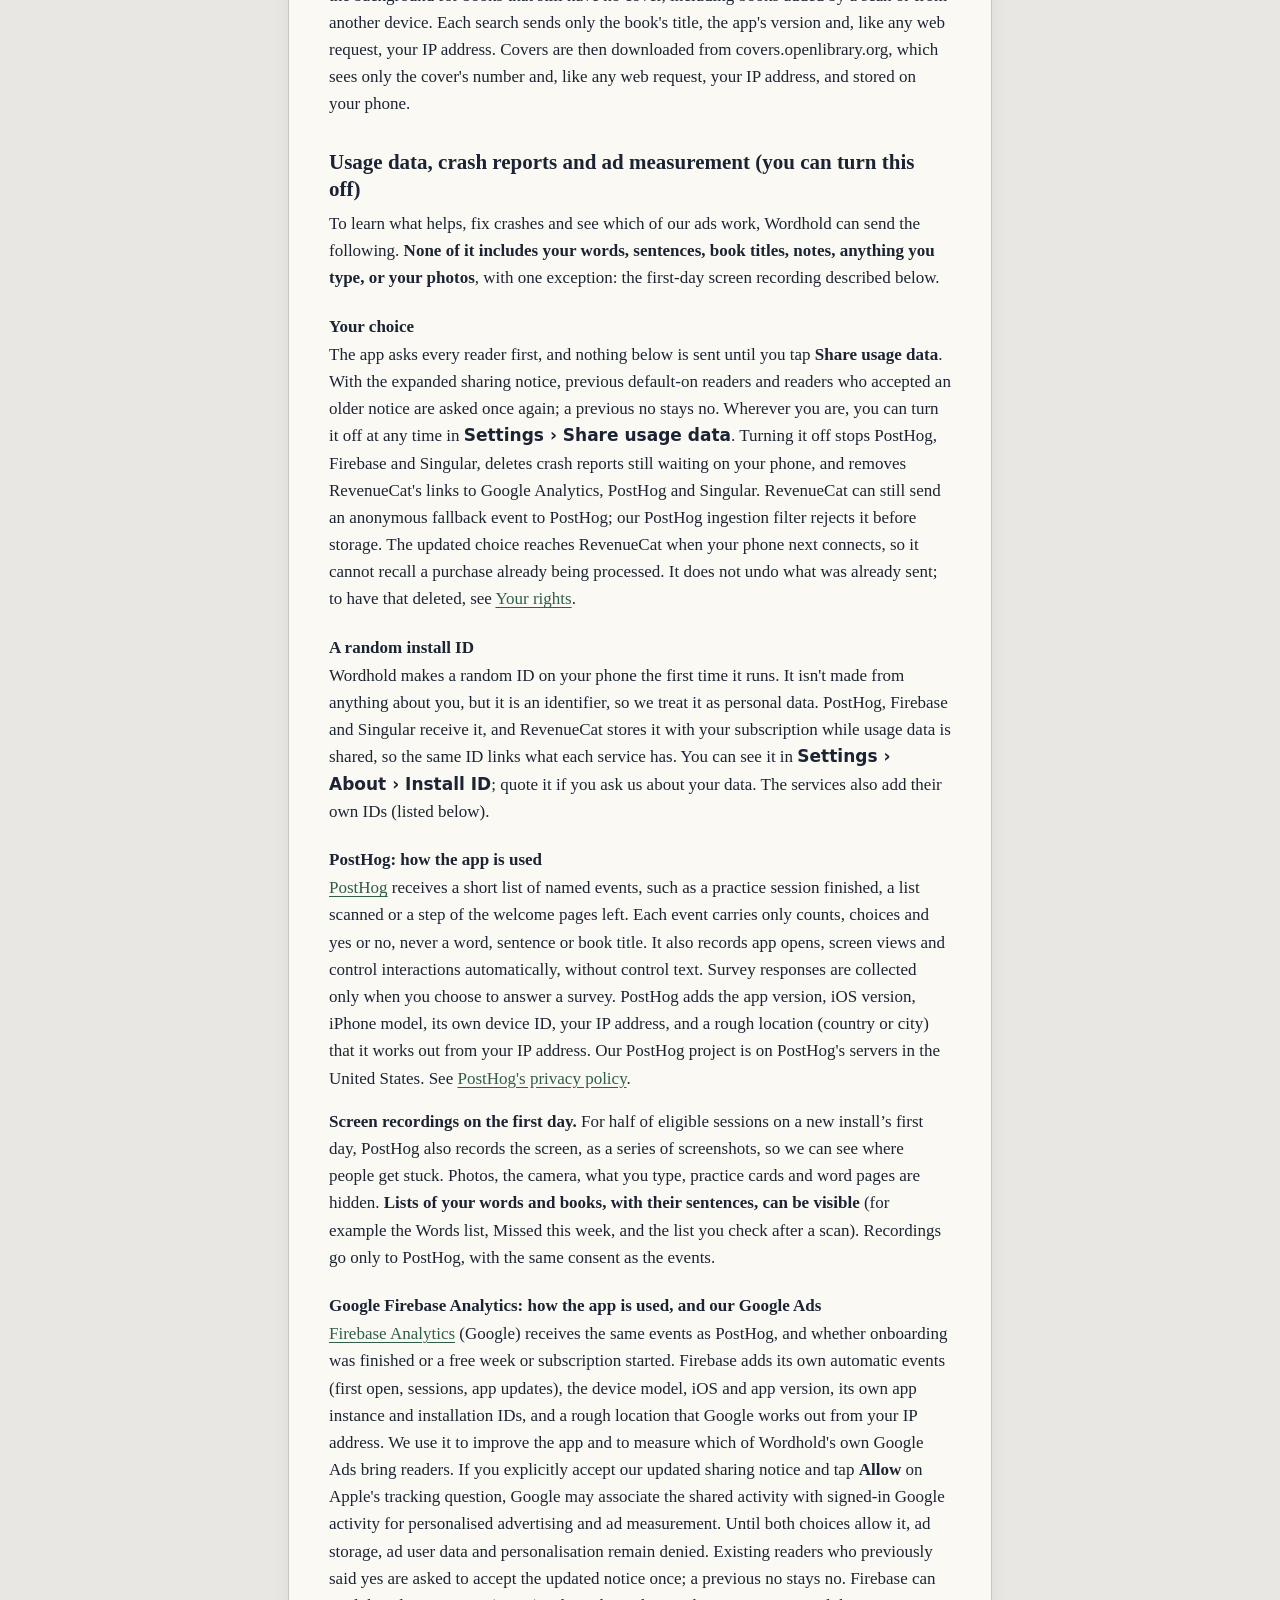
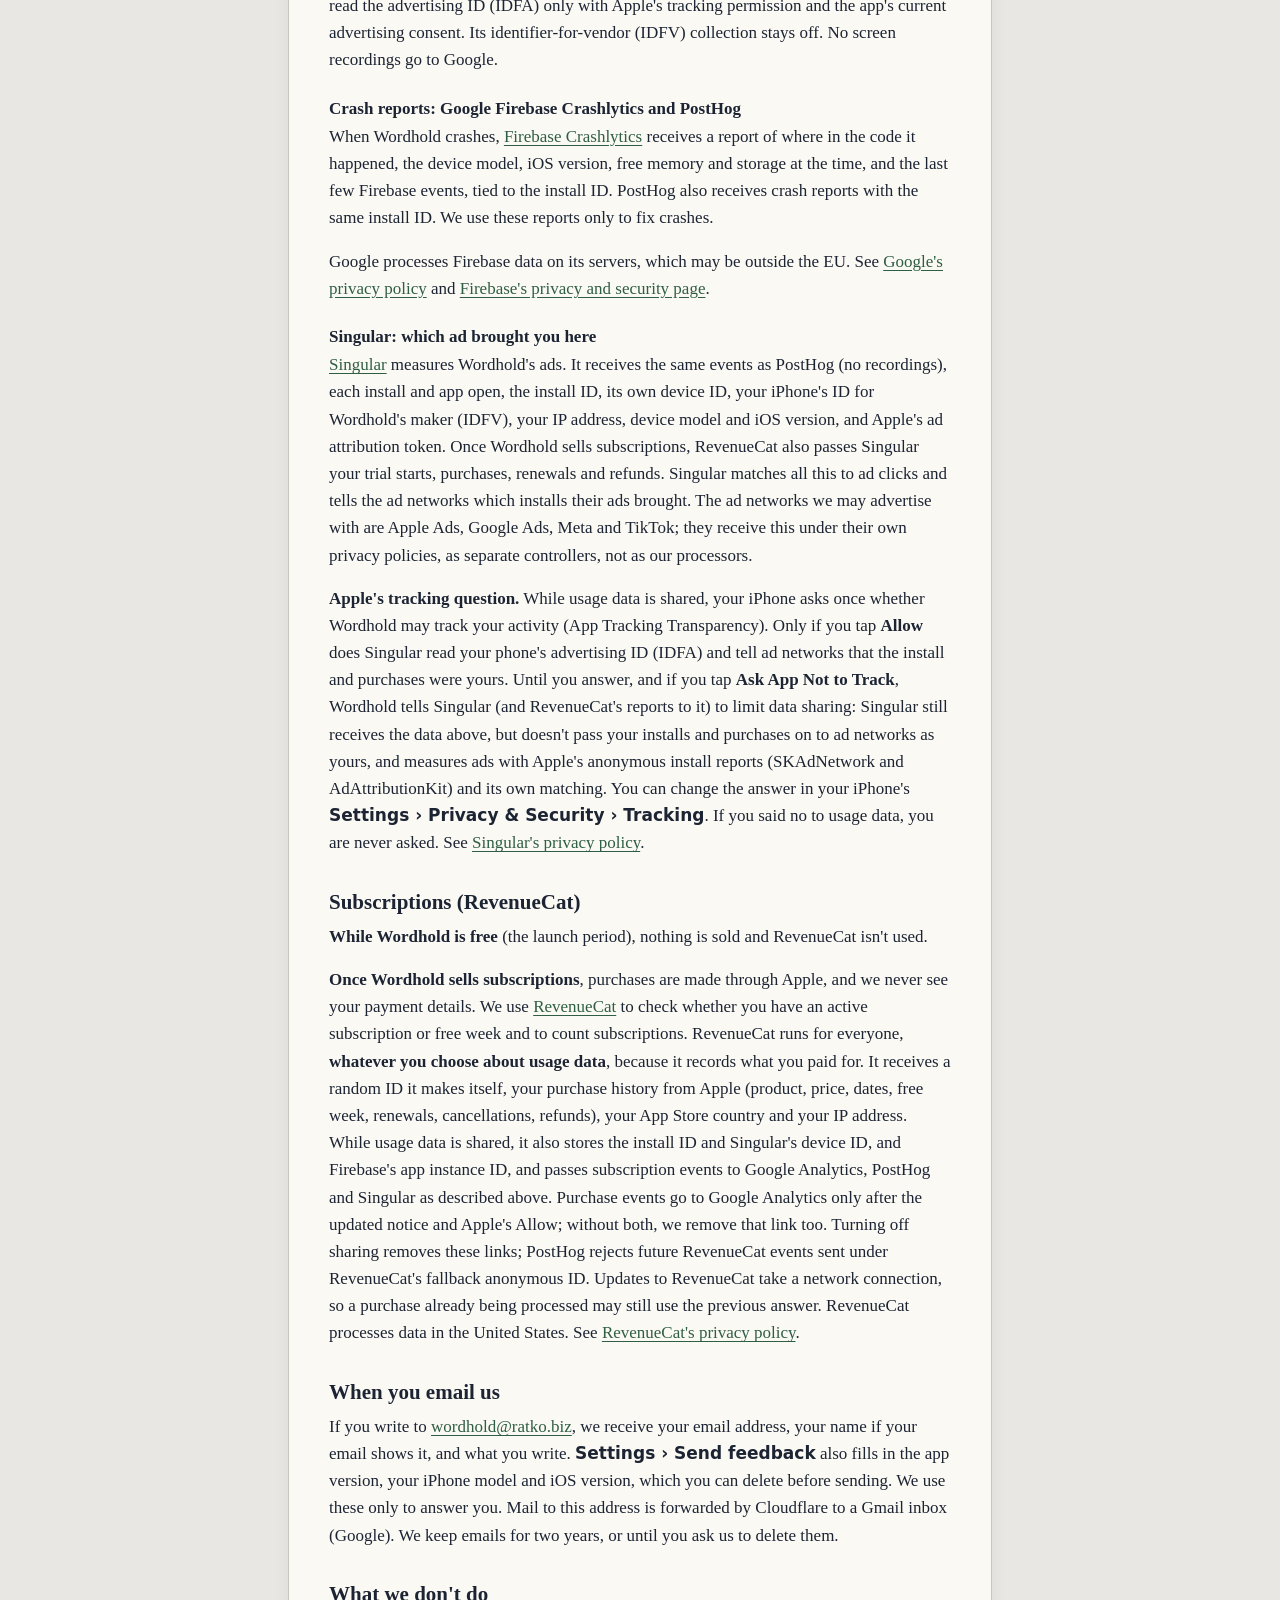
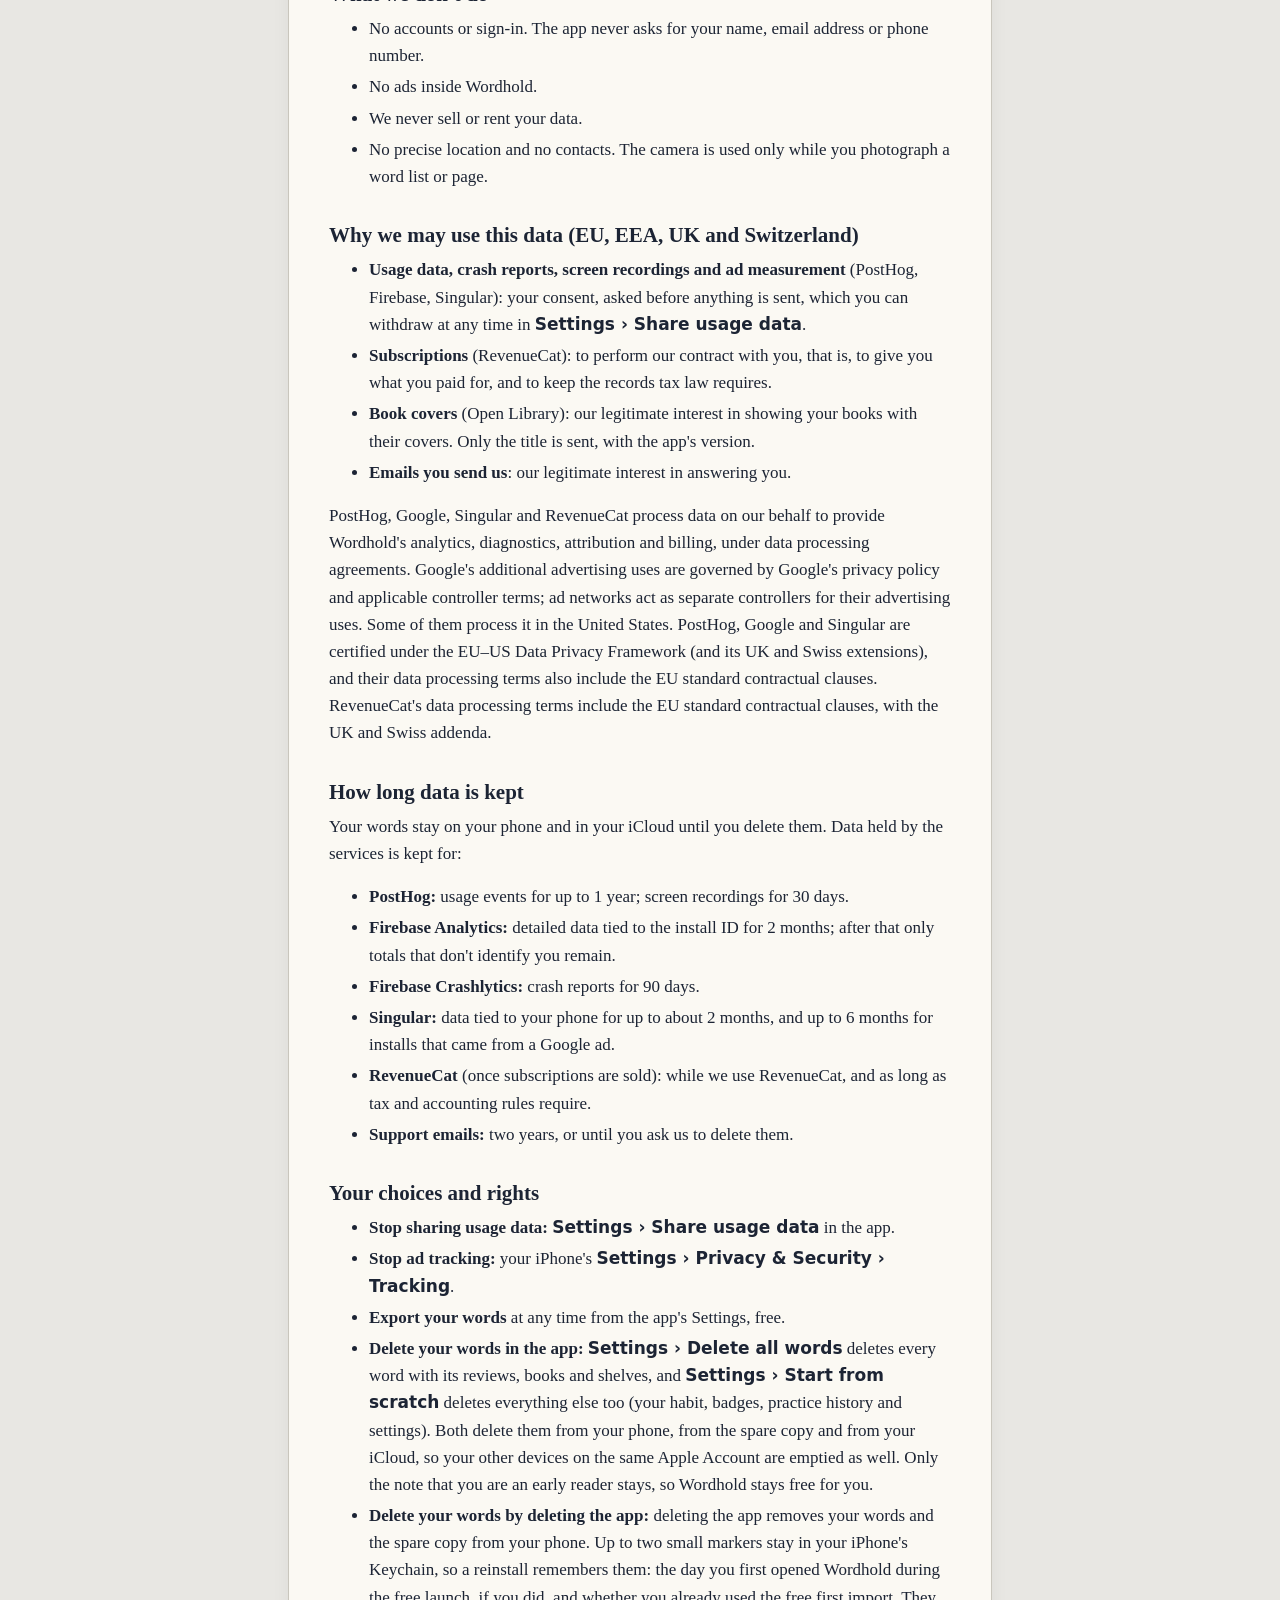
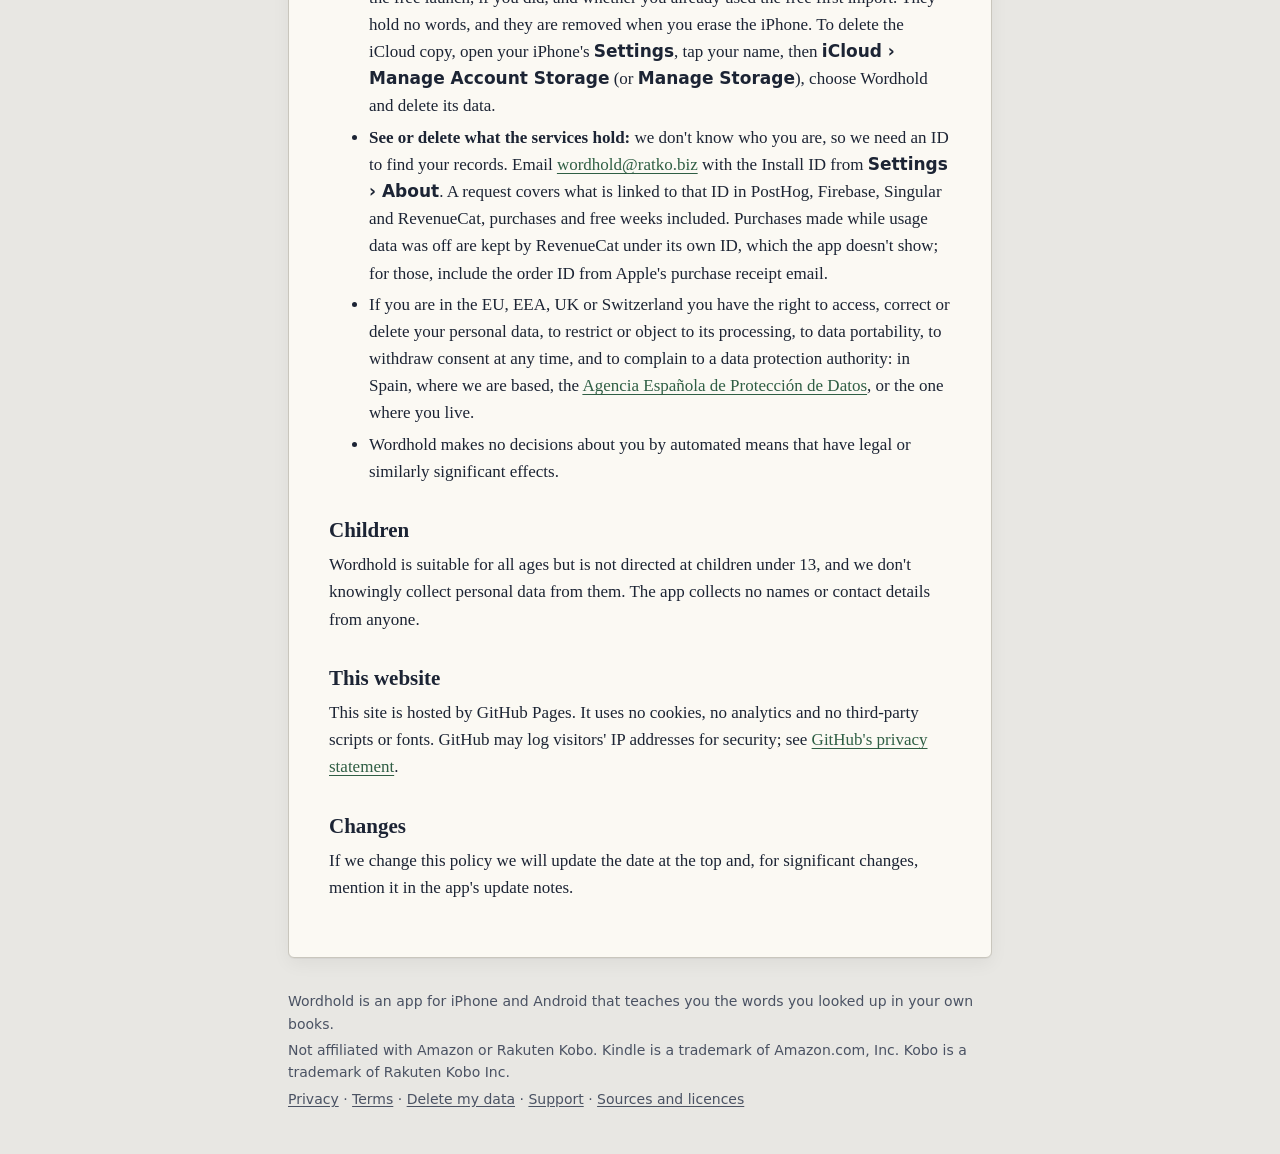
<file: privacy/index.html>
<!doctype html>
<html lang="en">
<head>
  <meta charset="utf-8">
  <meta name="viewport" content="width=device-width, initial-scale=1">
  <title>Privacy policy · Wordhold</title>
  <meta name="description" content="Wordhold privacy policy: your words stay on your iPhone and in your own iCloud, photos are read on the phone, and which services receive usage data, crash reports and ad measurement, and when.">
  <link rel="stylesheet" href="../style.css">
</head>
<body>
  <header class="site-header">
    <div class="wrap">
      <a class="brand" href="../">Wordhold</a>
      <nav aria-label="Site">
        <ul>
        <li><a href="../">Home</a></li>
        <li><a href="../guides/">Guides</a></li>
        <li><a href="../science/">The science</a></li>
        <li><a href="../support/">Support</a></li>
        <li><a href="../privacy/" aria-current="page">Privacy</a></li>
        <li><a href="../attribution/">Sources</a></li>
        </ul>
      </nav>
    </div>
  </header>
  <main class="wrap">
    <article class="card">
      <div class="card-head">
        <p class="callno">WH · 400</p>
        <h1>Privacy policy</h1>
      </div>


      <p><strong>Last updated:</strong> 15 November 2026</p>

      <p class="lede">The short version: Wordhold has no accounts and shows no ads, and we never sell your data. Your words live on your iPhone and in your own iCloud, where we can't read them; the one exception is the optional first-day screen recording described below, which can show your word lists. Photos are read on your phone and never uploaded. Only after you agree, counts of how the app is used, crash reports and which ad brought you here go to a few services (PostHog, Google Firebase and Singular), tied to a random ID for your phone, not your name. You can stop that at any time in <span class="menu-path">Settings › Share usage data</span>. Once Wordhold sells subscriptions, RevenueCat records your subscription, whatever you choose about usage data.</p>

      <h2>Who we are</h2>
      <p>Wordhold is made by Ratko Bozovic, an independent developer ("we", "us"). We are responsible for the personal data described here (the "controller"). Contact: <a href="mailto:wordhold@ratko.biz">wordhold@ratko.biz</a></p>

      <h2 id="android">Wordhold for Android</h2>
      <p>Everything on this page about what Wordhold does with your words, photos and usage data also holds on Android, except where this section says otherwise. The iPhone-only parts (iCloud, Siri, Apple's tracking question, Apple Intelligence, screen recordings) do not apply to Android.</p>
      <ul>
        <li><strong>Your words stay on your phone.</strong> Words, books, sentences and practice history are stored in the app. We don't receive them. If backup is on in your phone's settings, Android's own Auto Backup keeps a copy in your Google account (under Google's privacy policy, not ours) and restores it on a new phone; the dictionary that comes with the app is not backed up. Deleting the app removes your words from the phone.</li>
        <li><strong>Photos are read on your phone.</strong> Text recognition is Google's ML Kit, which runs on the phone. The photo is thrown away; only the words you choose, and the sentence they came from, are kept. Nothing is uploaded. Wordhold asks for the camera only when you open the scanner.</li>
        <li><strong>Whether you are 18 or over.</strong> The topics with curse words and sexual vocabulary are shown only to adults. If you ask to see them, Google Play's own sheet asks whether to share your age range with Wordhold; Wordhold only checks that it is 18 or more and keeps a single "yes" file on the phone, which Android does not back up or move to a new phone. Nothing about your age is sent to any service.</li>
        <li><strong>No screen recording.</strong> Android sends no screen recordings, ever.</li>
        <li><strong>Usage data, only after your yes.</strong> The first time you open Wordhold it asks "Help improve Wordhold?". Until you say yes, none of the services below is even started. A yes sends counts and codes (never a word, sentence, book title or photo) to PostHog, Google Firebase Analytics and Crashlytics, and Singular, tied to the random install ID in Settings › About. Because Android has no separate tracking question, a yes also lets Singular and Firebase use Google's advertising ID and Google Play's install referrer to tell which of our ads brought you here. "Don't share" stops all of it, and you can change your answer in Settings › Privacy. The sections below describe each service.</li>
        <li><strong>Book covers.</strong> Cover look-ups go to Open Library as described below.</li>
        <li><strong>No purchases yet.</strong> Wordhold for Android is free and has no purchases or subscriptions. RevenueCat is not used on Android.</li>
        <li><strong>Delete your data.</strong> There are no accounts. In the app, <span class="menu-path">Settings › Delete all words</span> and <span class="menu-path">Settings › Start from scratch</span> work as described under "Your choices and rights"; to remove what the services hold, email us your Install ID. The page <a href="../delete-data/">Delete my data</a> covers both phones.</li>
      </ul>

      <h2>What stays on your iPhone</h2>
      <p><em>iPhone. See the Android section above for Android.</em></p>
      <ul>
        <li><strong>Your words, books, sentences and practice history.</strong> Stored in the app on your phone. We don't receive them, except that the optional first-day screen recording can show your word lists (see <a href="#usage-data">below</a>).</li>
        <li><strong>A spare copy of your words.</strong> Wordhold keeps its own copy of your words, with their books and practice history, in a file on your phone, so it can offer them back if iCloud removes them (for example when you sign out of iCloud or switch it off for Wordhold). The copy stays on your phone and is deleted with the app.</li>
        <li><strong>Photos of word lists and book pages.</strong> The text is read on your phone by Apple's text recognition. The photo is then thrown away; only the words you choose, and the sentence they came from, are kept. Photos are never uploaded to us or anyone else. If you pick a photo from your library instead of taking one, Wordhold sees only that photo, not the rest of your library.</li>
        <li><strong>Picking the right meaning of a word.</strong> On iPhones with Apple Intelligence (iOS 26 or later), Apple's language model, running on your phone, reads the sentence a word was saved with and chooses which of the dictionary's meanings it uses. This runs entirely on your phone: the sentence and the word are never sent anywhere, and the app keeps only which meaning was chosen. You can always pick another meaning yourself.</li>
        <li><strong>Whether you are 18 or over.</strong> Two topics, curse words and sexual vocabulary, are shown only to adults. If you ask to see them (on iOS 26 or later), your iPhone asks whether to share your age range with Wordhold. Wordhold learns only whether you are 18 or over, never your age or date of birth, keeps that one answer on your phone, and never sends it to us or anyone else.</li>
        <li><strong>The dictionary.</strong> Built into the app, so looking up a word sends nothing anywhere.</li>
        <li><strong>Reminders, widgets and Spotlight search.</strong> Reminders are scheduled on your phone; the widget and Spotlight read from the app's storage on your phone.</li>
      </ul>

      <h2>iCloud sync (Apple)</h2>
      <p>If iCloud is on for Wordhold, your words, books and practice history are synced through Apple's CloudKit, in the <strong>private database</strong> of your own iCloud account. Only you can read it; we, as the developer, cannot. This data is handled by Apple under <a href="https://www.apple.com/legal/privacy/">Apple's privacy policy</a> and counts toward your iCloud storage. You can turn sync off in your iPhone's iCloud settings.</p>
      <p>Wordhold also keeps a small note of the day you first opened it during the free launch, in your iCloud and in your iPhone's Keychain (which keeps it even if you delete the app), so you keep everything free on a new iPhone or after reinstalling (see <a href="../support/">Support</a>). This note is a date and nothing else, and we can't see it.</p>

      <h2>Siri and Shortcuts</h2>
      <p>When you add a word with Siri, Apple processes your voice request and hands the app the recognised text. Apple's handling of Siri requests is covered by <a href="https://www.apple.com/legal/privacy/data/en/ask-siri-dictation/">Apple's Siri privacy notice</a>.</p>

      <h2>Book covers (Open Library)</h2>
      <p>To find a book's cover and author, the app searches <a href="https://openlibrary.org">Open Library</a> (run by the Internet Archive): while you type a book's title (from the third letter, once you pause), and later in the background for books that still have no cover, including books added by a scan or from another device. Each search sends only the book's title, the app's version and, like any web request, your IP address. Covers are then downloaded from covers.openlibrary.org, which sees only the cover's number and, like any web request, your IP address, and stored on your phone.</p>

      <h2 id="usage-data">Usage data, crash reports and ad measurement (you can turn this off)</h2>
      <p>To learn what helps, fix crashes and see which of our ads work, Wordhold can send the following. <strong>None of it includes your words, sentences, book titles, notes, anything you type, or your photos</strong>, with one exception: the first-day screen recording described below.</p>

      <h3>Your choice</h3>
      <p>The app asks every reader first, and nothing below is sent until you tap <strong>Share usage data</strong>. With the expanded sharing notice, previous default-on readers and readers who accepted an older notice are asked once again; a previous no stays no. Wherever you are, you can turn it off at any time in <span class="menu-path">Settings › Share usage data</span>. Turning it off stops PostHog, Firebase and Singular, deletes crash reports still waiting on your phone, and removes RevenueCat's links to Google Analytics, PostHog and Singular. RevenueCat can still send an anonymous fallback event to PostHog; our PostHog ingestion filter rejects it before storage. The updated choice reaches RevenueCat when your phone next connects, so it cannot recall a purchase already being processed. It does not undo what was already sent; to have that deleted, see <a href="#your-rights">Your rights</a>.</p>

      <h3>A random install ID</h3>
      <p>Wordhold makes a random ID on your phone the first time it runs. It isn't made from anything about you, but it is an identifier, so we treat it as personal data. PostHog, Firebase and Singular receive it, and RevenueCat stores it with your subscription while usage data is shared, so the same ID links what each service has. You can see it in <span class="menu-path">Settings › About › Install ID</span>; quote it if you ask us about your data. The services also add their own IDs (listed below).</p>

      <h3>PostHog: how the app is used</h3>
      <p><a href="https://posthog.com">PostHog</a> receives a short list of named events, such as a practice session finished, a list scanned or a step of the welcome pages left. Each event carries only counts, choices and yes or no, never a word, sentence or book title. It also records app opens, screen views and control interactions automatically, without control text. Survey responses are collected only when you choose to answer a survey. PostHog adds the app version, iOS version, iPhone model, its own device ID, your IP address, and a rough location (country or city) that it works out from your IP address. Our PostHog project is on PostHog's servers in the United States. See <a href="https://posthog.com/privacy">PostHog's privacy policy</a>.</p>
      <p><strong>Screen recordings on the first day.</strong> For half of eligible sessions on a new install’s first day, PostHog also records the screen, as a series of screenshots, so we can see where people get stuck. Photos, the camera, what you type, practice cards and word pages are hidden. <strong>Lists of your words and books, with their sentences, can be visible</strong> (for example the Words list, Missed this week, and the list you check after a scan). Recordings go only to PostHog, with the same consent as the events.</p>

      <h3>Google Firebase Analytics: how the app is used, and our Google Ads</h3>
      <p><a href="https://firebase.google.com">Firebase Analytics</a> (Google) receives the same events as PostHog, and whether onboarding was finished or a free week or subscription started. Firebase adds its own automatic events (first open, sessions, app updates), the device model, iOS and app version, its own app instance and installation IDs, and a rough location that Google works out from your IP address. We use it to improve the app and to measure which of Wordhold's own Google Ads bring readers. If you explicitly accept our updated sharing notice and tap <strong>Allow</strong> on Apple's tracking question, Google may associate the shared activity with signed-in Google activity for personalised advertising and ad measurement. Until both choices allow it, ad storage, ad user data and personalisation remain denied. Existing readers who previously said yes are asked to accept the updated notice once; a previous no stays no. Firebase can read the advertising ID (IDFA) only with Apple's tracking permission and the app's current advertising consent. Its identifier-for-vendor (IDFV) collection stays off. No screen recordings go to Google.</p>

      <h3>Crash reports: Google Firebase Crashlytics and PostHog</h3>
      <p>When Wordhold crashes, <a href="https://firebase.google.com/products/crashlytics">Firebase Crashlytics</a> receives a report of where in the code it happened, the device model, iOS version, free memory and storage at the time, and the last few Firebase events, tied to the install ID. PostHog also receives crash reports with the same install ID. We use these reports only to fix crashes.</p>
      <p>Google processes Firebase data on its servers, which may be outside the EU. See <a href="https://policies.google.com/privacy">Google's privacy policy</a> and <a href="https://firebase.google.com/support/privacy">Firebase's privacy and security page</a>.</p>

      <h3>Singular: which ad brought you here</h3>
      <p><a href="https://www.singular.net">Singular</a> measures Wordhold's ads. It receives the same events as PostHog (no recordings), each install and app open, the install ID, its own device ID, your iPhone's ID for Wordhold's maker (IDFV), your IP address, device model and iOS version, and Apple's ad attribution token. Once Wordhold sells subscriptions, RevenueCat also passes Singular your trial starts, purchases, renewals and refunds. Singular matches all this to ad clicks and tells the ad networks which installs their ads brought. The ad networks we may advertise with are Apple Ads, Google Ads, Meta and TikTok; they receive this under their own privacy policies, as separate controllers, not as our processors.</p>
      <p><strong>Apple's tracking question.</strong> While usage data is shared, your iPhone asks once whether Wordhold may track your activity (App Tracking Transparency). Only if you tap <strong>Allow</strong> does Singular read your phone's advertising ID (IDFA) and tell ad networks that the install and purchases were yours. Until you answer, and if you tap <strong>Ask App Not to Track</strong>, Wordhold tells Singular (and RevenueCat's reports to it) to limit data sharing: Singular still receives the data above, but doesn't pass your installs and purchases on to ad networks as yours, and measures ads with Apple's anonymous install reports (SKAdNetwork and AdAttributionKit) and its own matching. You can change the answer in your iPhone's <span class="menu-path">Settings › Privacy &amp; Security › Tracking</span>. If you said no to usage data, you are never asked. See <a href="https://www.singular.net/privacy-policy/">Singular's privacy policy</a>.</p>

      <h2>Subscriptions (RevenueCat)</h2>
      <p><strong>While Wordhold is free</strong> (the launch period), nothing is sold and RevenueCat isn't used.</p>
      <p><strong>Once Wordhold sells subscriptions</strong>, purchases are made through Apple, and we never see your payment details. We use <a href="https://www.revenuecat.com">RevenueCat</a> to check whether you have an active subscription or free week and to count subscriptions. RevenueCat runs for everyone, <strong>whatever you choose about usage data</strong>, because it records what you paid for. It receives a random ID it makes itself, your purchase history from Apple (product, price, dates, free week, renewals, cancellations, refunds), your App Store country and your IP address. While usage data is shared, it also stores the install ID and Singular's device ID, and Firebase's app instance ID, and passes subscription events to Google Analytics, PostHog and Singular as described above. Purchase events go to Google Analytics only after the updated notice and Apple's Allow; without both, we remove that link too. Turning off sharing removes these links; PostHog rejects future RevenueCat events sent under RevenueCat's fallback anonymous ID. Updates to RevenueCat take a network connection, so a purchase already being processed may still use the previous answer. RevenueCat processes data in the United States. See <a href="https://www.revenuecat.com/privacy">RevenueCat's privacy policy</a>.</p>

      <h2>When you email us</h2>
      <p>If you write to <a href="mailto:wordhold@ratko.biz">wordhold@ratko.biz</a>, we receive your email address, your name if your email shows it, and what you write. <span class="menu-path">Settings › Send feedback</span> also fills in the app version, your iPhone model and iOS version, which you can delete before sending. We use these only to answer you. Mail to this address is forwarded by Cloudflare to a Gmail inbox (Google). We keep emails for two years, or until you ask us to delete them.</p>

      <h2>What we don't do</h2>
      <ul>
        <li>No accounts or sign-in. The app never asks for your name, email address or phone number.</li>
        <li>No ads inside Wordhold.</li>
        <li>We never sell or rent your data.</li>
        <li>No precise location and no contacts. The camera is used only while you photograph a word list or page.</li>
      </ul>

      <h2>Why we may use this data (EU, EEA, UK and Switzerland)</h2>
      <ul>
        <li><strong>Usage data, crash reports, screen recordings and ad measurement</strong> (PostHog, Firebase, Singular): your consent, asked before anything is sent, which you can withdraw at any time in <span class="menu-path">Settings › Share usage data</span>.</li>
        <li><strong>Subscriptions</strong> (RevenueCat): to perform our contract with you, that is, to give you what you paid for, and to keep the records tax law requires.</li>
        <li><strong>Book covers</strong> (Open Library): our legitimate interest in showing your books with their covers. Only the title is sent, with the app's version.</li>
        <li><strong>Emails you send us</strong>: our legitimate interest in answering you.</li>
      </ul>
      <p>PostHog, Google, Singular and RevenueCat process data on our behalf to provide Wordhold's analytics, diagnostics, attribution and billing, under data processing agreements. Google's additional advertising uses are governed by Google's privacy policy and applicable controller terms; ad networks act as separate controllers for their advertising uses. Some of them process it in the United States. PostHog, Google and Singular are certified under the EU–US Data Privacy Framework (and its UK and Swiss extensions), and their data processing terms also include the EU standard contractual clauses. RevenueCat's data processing terms include the EU standard contractual clauses, with the UK and Swiss addenda.</p>

      <h2>How long data is kept</h2>
      <p>Your words stay on your phone and in your iCloud until you delete them. Data held by the services is kept for:</p>
      <ul>
        <li><strong>PostHog:</strong> usage events for up to 1 year; screen recordings for 30 days.</li>
        <li><strong>Firebase Analytics:</strong> detailed data tied to the install ID for 2 months; after that only totals that don't identify you remain.</li>
        <li><strong>Firebase Crashlytics:</strong> crash reports for 90 days.</li>
        <li><strong>Singular:</strong> data tied to your phone for up to about 2 months, and up to 6 months for installs that came from a Google ad.</li>
        <li><strong>RevenueCat</strong> (once subscriptions are sold): while we use RevenueCat, and as long as tax and accounting rules require.</li>
        <li><strong>Support emails:</strong> two years, or until you ask us to delete them.</li>
      </ul>

      <h2 id="your-rights">Your choices and rights</h2>
      <ul>
        <li><strong>Stop sharing usage data:</strong> <span class="menu-path">Settings › Share usage data</span> in the app.</li>
        <li><strong>Stop ad tracking:</strong> your iPhone's <span class="menu-path">Settings › Privacy &amp; Security › Tracking</span>.</li>
        <li><strong>Export your words</strong> at any time from the app's Settings, free.</li>
        <li><strong>Delete your words in the app:</strong> <span class="menu-path">Settings › Delete all words</span> deletes every word with its reviews, books and shelves, and <span class="menu-path">Settings › Start from scratch</span> deletes everything else too (your habit, badges, practice history and settings). Both delete them from your phone, from the spare copy and from your iCloud, so your other devices on the same Apple Account are emptied as well. Only the note that you are an early reader stays, so Wordhold stays free for you.</li>
        <li><strong>Delete your words by deleting the app:</strong> deleting the app removes your words and the spare copy from your phone. Up to two small markers stay in your iPhone's Keychain, so a reinstall remembers them: the day you first opened Wordhold during the free launch, if you did, and whether you already used the free first import. They hold no words, and they are removed when you erase the iPhone. To delete the iCloud copy, open your iPhone's <span class="menu-path">Settings</span>, tap your name, then <span class="menu-path">iCloud › Manage Account Storage</span> (or <span class="menu-path">Manage Storage</span>), choose Wordhold and delete its data.</li>
        <li><strong>See or delete what the services hold:</strong> we don't know who you are, so we need an ID to find your records. Email <a href="mailto:wordhold@ratko.biz">wordhold@ratko.biz</a> with the Install ID from <span class="menu-path">Settings › About</span>. A request covers what is linked to that ID in PostHog, Firebase, Singular and RevenueCat, purchases and free weeks included. Purchases made while usage data was off are kept by RevenueCat under its own ID, which the app doesn't show; for those, include the order ID from Apple's purchase receipt email.</li>
        <li>If you are in the EU, EEA, UK or Switzerland you have the right to access, correct or delete your personal data, to restrict or object to its processing, to data portability, to withdraw consent at any time, and to complain to a data protection authority: in Spain, where we are based, the <a href="https://www.aepd.es">Agencia Española de Protección de Datos</a>, or the one where you live.</li>
        <li>Wordhold makes no decisions about you by automated means that have legal or similarly significant effects.</li>
      </ul>

      <h2>Children</h2>
      <p>Wordhold is suitable for all ages but is not directed at children under 13, and we don't knowingly collect personal data from them. The app collects no names or contact details from anyone.</p>

      <h2>This website</h2>
      <p>This site is hosted by GitHub Pages. It uses no cookies, no analytics and no third-party scripts or fonts. GitHub may log visitors' IP addresses for security; see <a href="https://docs.github.com/en/site-policy/privacy-policies/github-general-privacy-statement">GitHub's privacy statement</a>.</p>

      <h2>Changes</h2>
      <p>If we change this policy we will update the date at the top and, for significant changes, mention it in the app's update notes.</p>
    </article>
  </main>
  <footer class="site-footer">
    <div class="wrap">
      <p>Wordhold is an app for iPhone and Android that teaches you the words you looked up in your own books.</p>
      <p>Not affiliated with Amazon or Rakuten Kobo. Kindle is a trademark of Amazon.com, Inc. Kobo is a trademark of Rakuten Kobo Inc.</p>
      <p><a href="../privacy/">Privacy</a> · <a href="../terms/">Terms</a> · <a href="../delete-data/">Delete my data</a> · <a href="../support/">Support</a> · <a href="../attribution/">Sources and licences</a></p>
    </div>
  </footer>
</body>
</html>
</file>
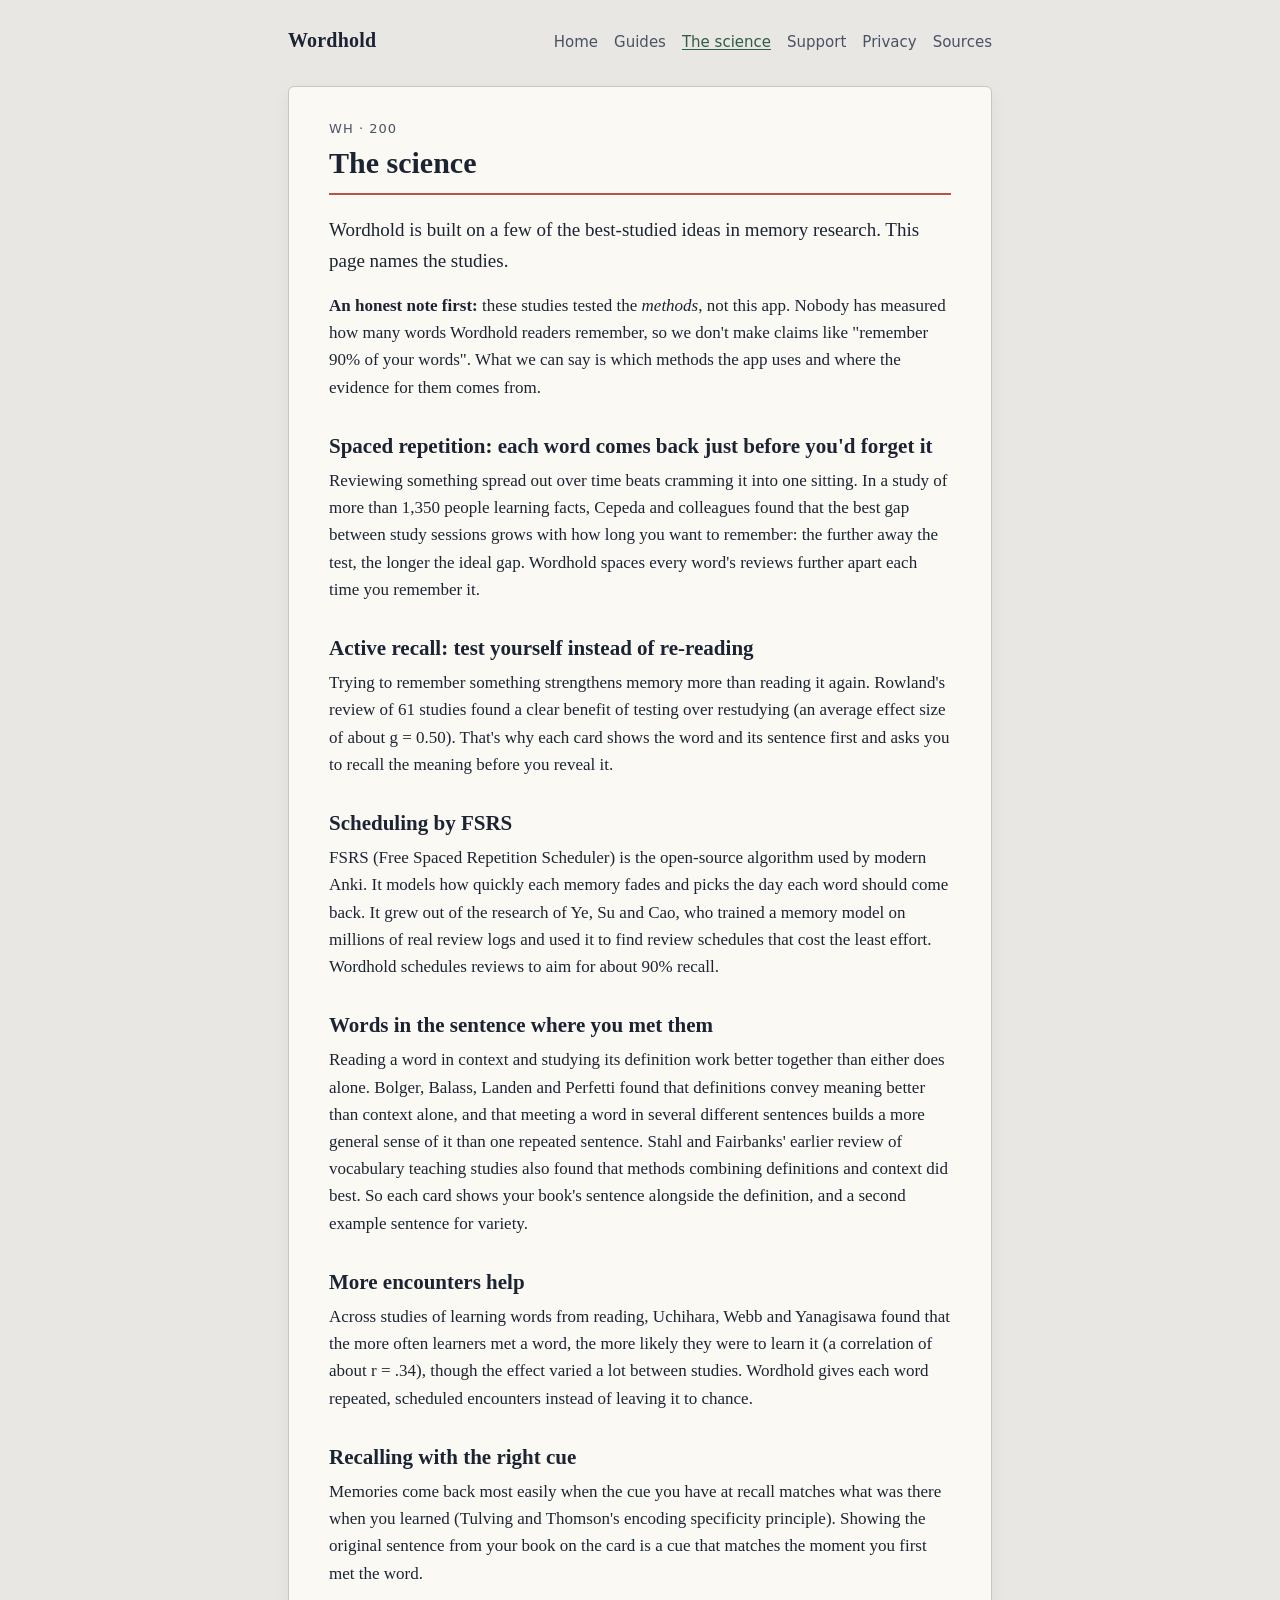
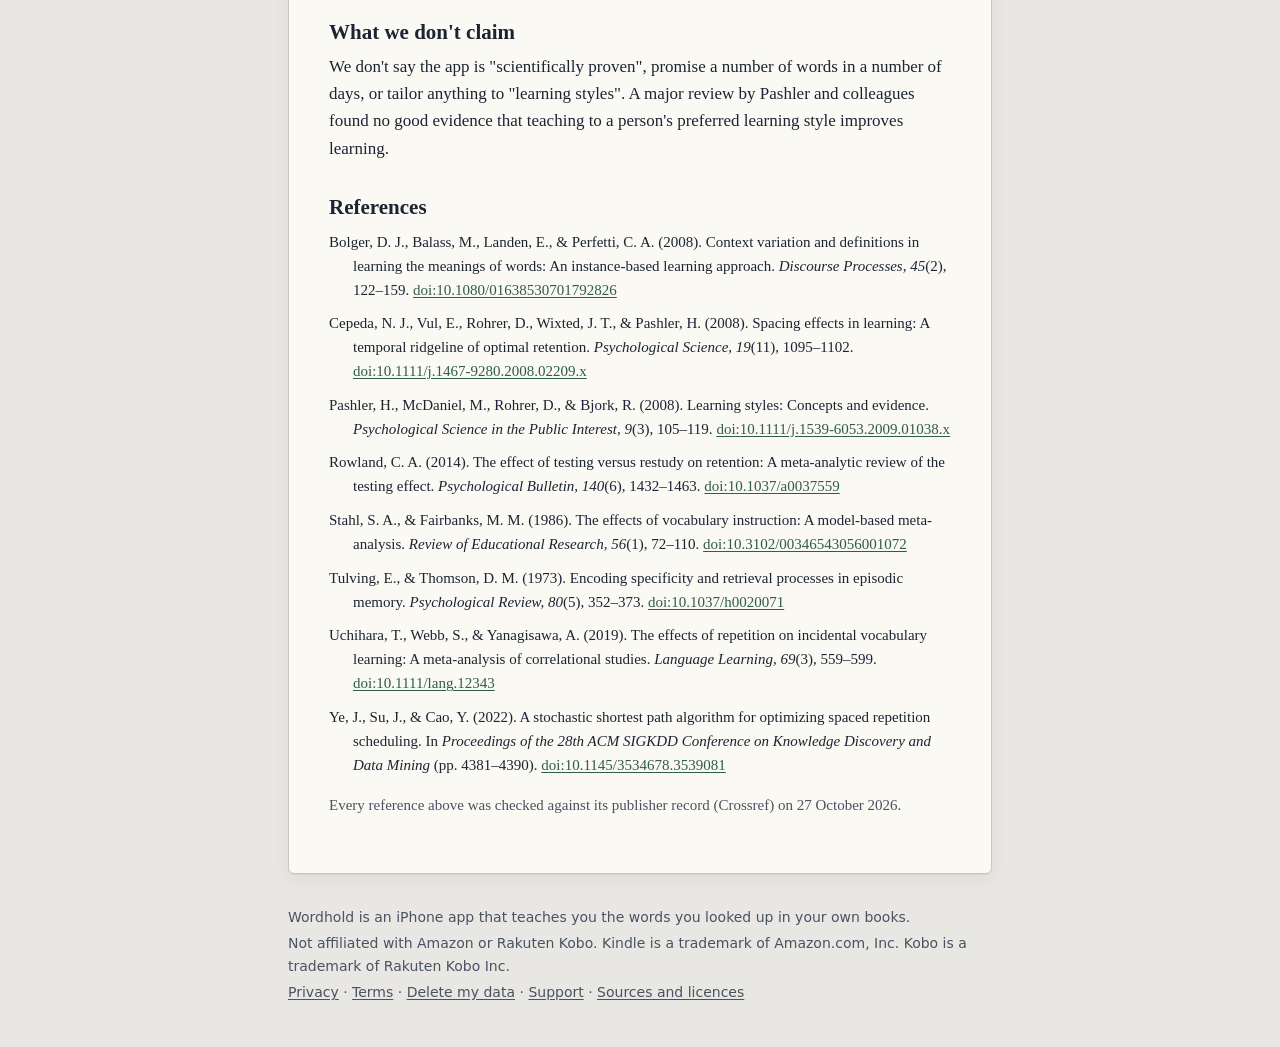
<file: science/index.html>
<!doctype html>
<html lang="en">
<head>
  <meta charset="utf-8">
  <meta name="viewport" content="width=device-width, initial-scale=1">
  <title>The science · Wordhold</title>
  <meta name="description" content="The studies behind Wordhold: spaced repetition, active recall, FSRS scheduling and learning words in context.">
  <link rel="stylesheet" href="../style.css">
</head>
<body>
  <header class="site-header">
    <div class="wrap">
      <a class="brand" href="../">Wordhold</a>
      <nav aria-label="Site">
        <ul>
        <li><a href="../">Home</a></li>
        <li><a href="../guides/">Guides</a></li>
        <li><a href="../science/" aria-current="page">The science</a></li>
        <li><a href="../support/">Support</a></li>
        <li><a href="../privacy/">Privacy</a></li>
        <li><a href="../attribution/">Sources</a></li>
        </ul>
      </nav>
    </div>
  </header>
  <main class="wrap">
    <article class="card">
      <div class="card-head">
        <p class="callno">WH · 200</p>
        <h1>The science</h1>
      </div>

      <p class="lede">Wordhold is built on a few of the best-studied ideas in memory research. This page names the studies.</p>
      <p><strong>An honest note first:</strong> these studies tested the <em>methods</em>, not this app. Nobody has measured how many words Wordhold readers remember, so we don't make claims like "remember 90% of your words". What we can say is which methods the app uses and where the evidence for them comes from.</p>

      <h2>Spaced repetition: each word comes back just before you'd forget it</h2>
      <p>Reviewing something spread out over time beats cramming it into one sitting. In a study of more than 1,350 people learning facts, Cepeda and colleagues found that the best gap between study sessions grows with how long you want to remember: the further away the test, the longer the ideal gap. Wordhold spaces every word's reviews further apart each time you remember it.</p>

      <h2>Active recall: test yourself instead of re-reading</h2>
      <p>Trying to remember something strengthens memory more than reading it again. Rowland's review of 61 studies found a clear benefit of testing over restudying (an average effect size of about g = 0.50). That's why each card shows the word and its sentence first and asks you to recall the meaning before you reveal it.</p>

      <h2>Scheduling by FSRS</h2>
      <p>FSRS (Free Spaced Repetition Scheduler) is the open-source algorithm used by modern Anki. It models how quickly each memory fades and picks the day each word should come back. It grew out of the research of Ye, Su and Cao, who trained a memory model on millions of real review logs and used it to find review schedules that cost the least effort. Wordhold schedules reviews to aim for about 90% recall.</p>

      <h2>Words in the sentence where you met them</h2>
      <p>Reading a word in context and studying its definition work better together than either does alone. Bolger, Balass, Landen and Perfetti found that definitions convey meaning better than context alone, and that meeting a word in several different sentences builds a more general sense of it than one repeated sentence. Stahl and Fairbanks' earlier review of vocabulary teaching studies also found that methods combining definitions and context did best. So each card shows your book's sentence alongside the definition, and a second example sentence for variety.</p>

      <h2>More encounters help</h2>
      <p>Across studies of learning words from reading, Uchihara, Webb and Yanagisawa found that the more often learners met a word, the more likely they were to learn it (a correlation of about r = .34), though the effect varied a lot between studies. Wordhold gives each word repeated, scheduled encounters instead of leaving it to chance.</p>

      <h2>Recalling with the right cue</h2>
      <p>Memories come back most easily when the cue you have at recall matches what was there when you learned (Tulving and Thomson's encoding specificity principle). Showing the original sentence from your book on the card is a cue that matches the moment you first met the word.</p>

      <h2>What we don't claim</h2>
      <p>We don't say the app is "scientifically proven", promise a number of words in a number of days, or tailor anything to "learning styles". A major review by Pashler and colleagues found no good evidence that teaching to a person's preferred learning style improves learning.</p>

      <h2>References</h2>
      <ol class="refs">
        <li>Bolger, D. J., Balass, M., Landen, E., &amp; Perfetti, C. A. (2008). Context variation and definitions in learning the meanings of words: An instance-based learning approach. <em>Discourse Processes, 45</em>(2), 122–159. <a href="https://doi.org/10.1080/01638530701792826">doi:10.1080/01638530701792826</a></li>
        <li>Cepeda, N. J., Vul, E., Rohrer, D., Wixted, J. T., &amp; Pashler, H. (2008). Spacing effects in learning: A temporal ridgeline of optimal retention. <em>Psychological Science, 19</em>(11), 1095–1102. <a href="https://doi.org/10.1111/j.1467-9280.2008.02209.x">doi:10.1111/j.1467-9280.2008.02209.x</a></li>
        <li>Pashler, H., McDaniel, M., Rohrer, D., &amp; Bjork, R. (2008). Learning styles: Concepts and evidence. <em>Psychological Science in the Public Interest, 9</em>(3), 105–119. <a href="https://doi.org/10.1111/j.1539-6053.2009.01038.x">doi:10.1111/j.1539-6053.2009.01038.x</a></li>
        <li>Rowland, C. A. (2014). The effect of testing versus restudy on retention: A meta-analytic review of the testing effect. <em>Psychological Bulletin, 140</em>(6), 1432–1463. <a href="https://doi.org/10.1037/a0037559">doi:10.1037/a0037559</a></li>
        <li>Stahl, S. A., &amp; Fairbanks, M. M. (1986). The effects of vocabulary instruction: A model-based meta-analysis. <em>Review of Educational Research, 56</em>(1), 72–110. <a href="https://doi.org/10.3102/00346543056001072">doi:10.3102/00346543056001072</a></li>
        <li>Tulving, E., &amp; Thomson, D. M. (1973). Encoding specificity and retrieval processes in episodic memory. <em>Psychological Review, 80</em>(5), 352–373. <a href="https://doi.org/10.1037/h0020071">doi:10.1037/h0020071</a></li>
        <li>Uchihara, T., Webb, S., &amp; Yanagisawa, A. (2019). The effects of repetition on incidental vocabulary learning: A meta-analysis of correlational studies. <em>Language Learning, 69</em>(3), 559–599. <a href="https://doi.org/10.1111/lang.12343">doi:10.1111/lang.12343</a></li>
        <li>Ye, J., Su, J., &amp; Cao, Y. (2022). A stochastic shortest path algorithm for optimizing spaced repetition scheduling. In <em>Proceedings of the 28th ACM SIGKDD Conference on Knowledge Discovery and Data Mining</em> (pp. 4381–4390). <a href="https://doi.org/10.1145/3534678.3539081">doi:10.1145/3534678.3539081</a></li>
      </ol>
      <p class="small">Every reference above was checked against its publisher record (Crossref) on 27 October 2026.</p>
    </article>
  </main>
  <footer class="site-footer">
    <div class="wrap">
      <p>Wordhold is an iPhone app that teaches you the words you looked up in your own books.</p>
      <p>Not affiliated with Amazon or Rakuten Kobo. Kindle is a trademark of Amazon.com, Inc. Kobo is a trademark of Rakuten Kobo Inc.</p>
      <p><a href="../privacy/">Privacy</a> · <a href="../terms/">Terms</a> · <a href="../delete-data/">Delete my data</a> · <a href="../support/">Support</a> · <a href="../attribution/">Sources and licences</a></p>
    </div>
  </footer>
</body>
</html>
</file>
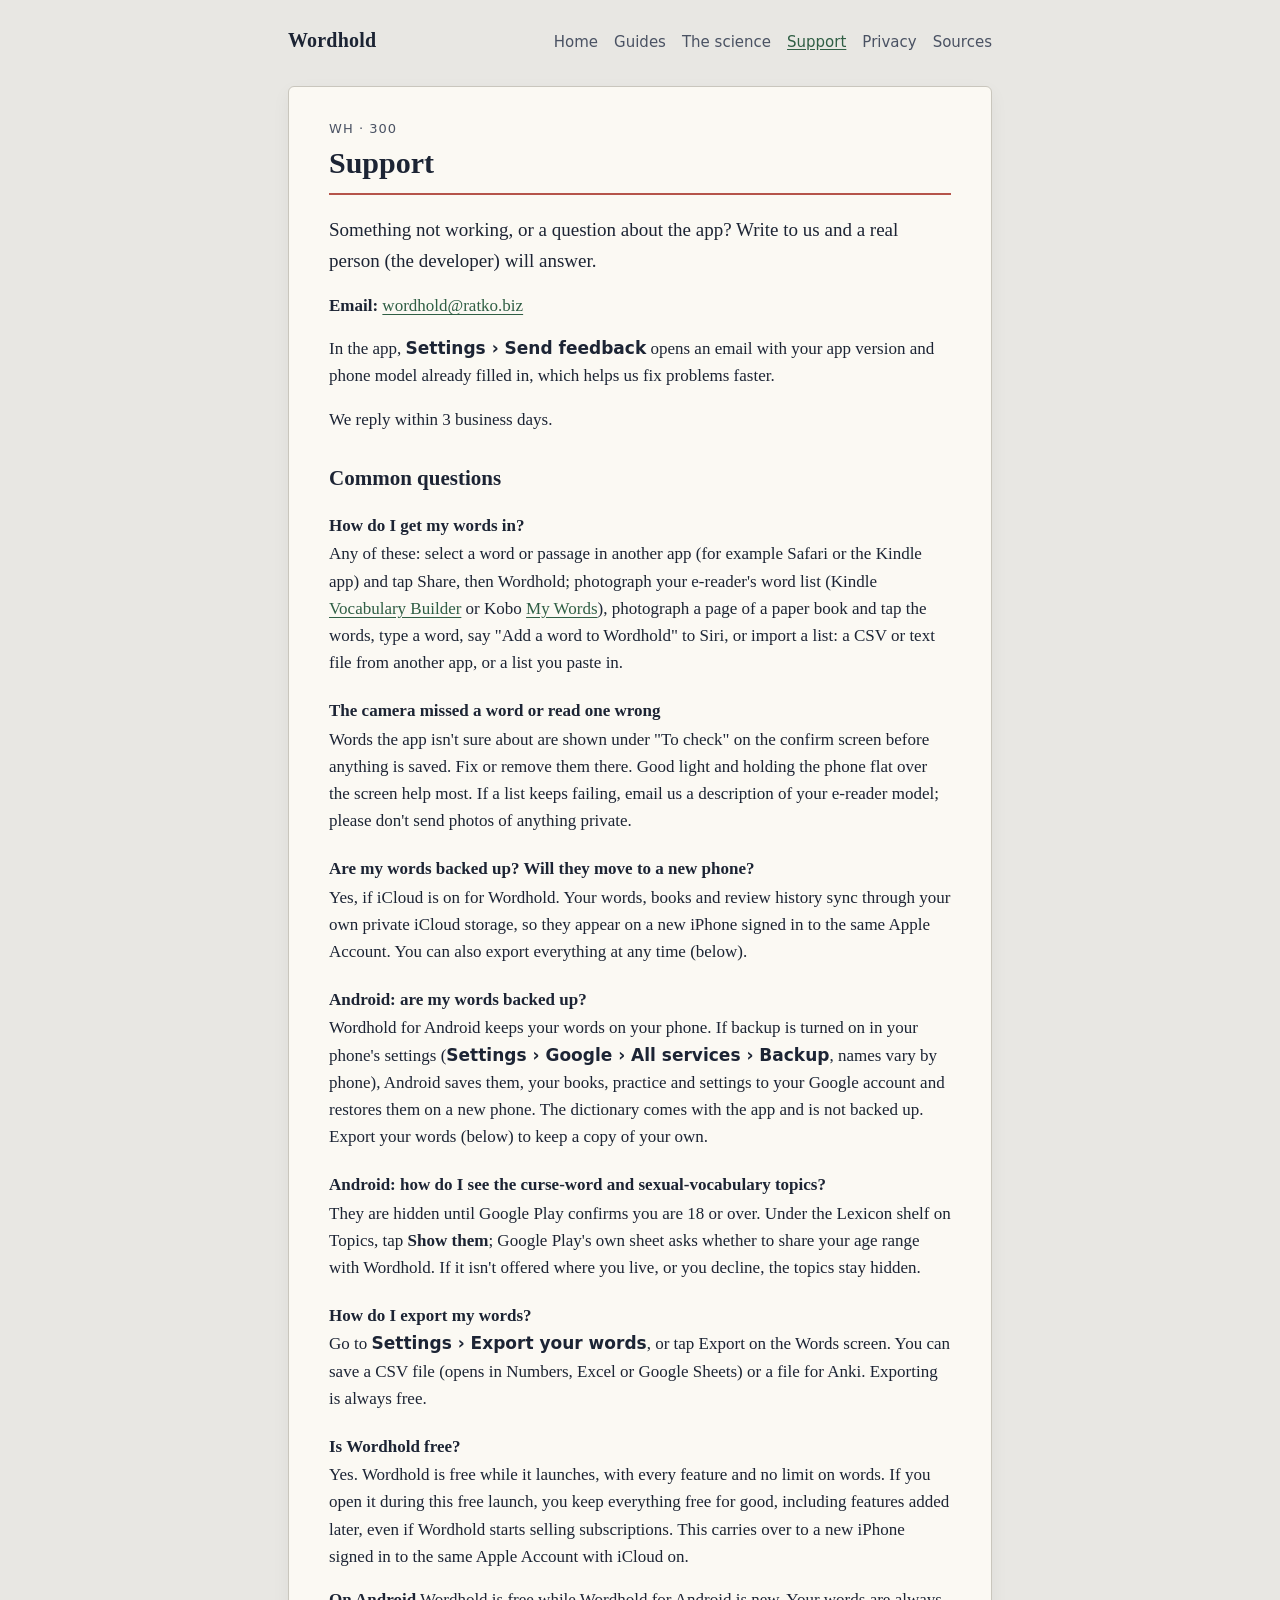
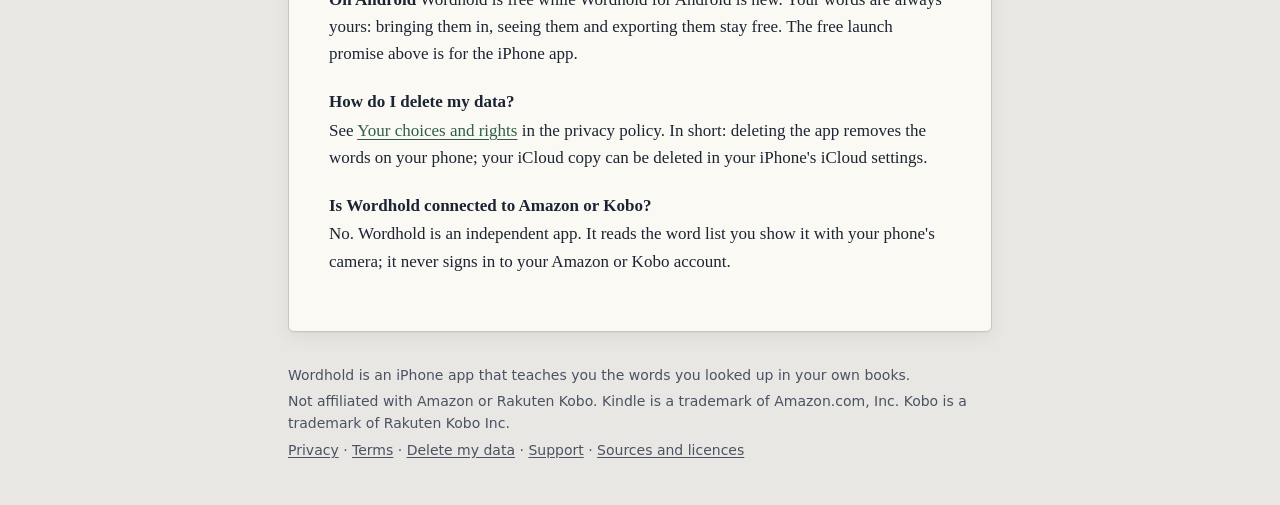
<file: support/index.html>
<!doctype html>
<html lang="en">
<head>
  <meta charset="utf-8">
  <meta name="viewport" content="width=device-width, initial-scale=1">
  <title>Support · Wordhold</title>
  <meta name="description" content="Help with Wordhold on iPhone and Android: importing words, backup, exporting, what's free and how to contact us.">
  <link rel="stylesheet" href="../style.css">
</head>
<body>
  <header class="site-header">
    <div class="wrap">
      <a class="brand" href="../">Wordhold</a>
      <nav aria-label="Site">
        <ul>
        <li><a href="../">Home</a></li>
        <li><a href="../guides/">Guides</a></li>
        <li><a href="../science/">The science</a></li>
        <li><a href="../support/" aria-current="page">Support</a></li>
        <li><a href="../privacy/">Privacy</a></li>
        <li><a href="../attribution/">Sources</a></li>
        </ul>
      </nav>
    </div>
  </header>
  <main class="wrap">
    <article class="card">
      <div class="card-head">
        <p class="callno">WH · 300</p>
        <h1>Support</h1>
      </div>

      <p class="lede">Something not working, or a question about the app? Write to us and a real person (the developer) will answer.</p>
      <p><strong>Email:</strong> <a href="mailto:wordhold@ratko.biz">wordhold@ratko.biz</a></p>
      <p>In the app, <span class="menu-path">Settings › Send feedback</span> opens an email with your app version and phone model already filled in, which helps us fix problems faster.</p>
      <p>We reply within 3 business days.</p>

      <h2>Common questions</h2>

      <h3>How do I get my words in?</h3>
      <p>Any of these: select a word or passage in another app (for example Safari or the Kindle app) and tap Share, then Wordhold; photograph your e-reader's word list (Kindle <a href="../guides/kindle-vocabulary-builder/">Vocabulary Builder</a> or Kobo <a href="../guides/kobo-my-words/">My Words</a>), photograph a page of a paper book and tap the words, type a word, say "Add a word to Wordhold" to Siri, or import a list: a CSV or text file from another app, or a list you paste in.</p>

      <h3>The camera missed a word or read one wrong</h3>
      <p>Words the app isn't sure about are shown under "To check" on the confirm screen before anything is saved. Fix or remove them there. Good light and holding the phone flat over the screen help most. If a list keeps failing, email us a description of your e-reader model; please don't send photos of anything private.</p>

      <h3>Are my words backed up? Will they move to a new phone?</h3>
      <p>Yes, if iCloud is on for Wordhold. Your words, books and review history sync through your own private iCloud storage, so they appear on a new iPhone signed in to the same Apple Account. You can also export everything at any time (below).</p>

      <h3>Android: are my words backed up?</h3>
      <p>Wordhold for Android keeps your words on your phone. If backup is turned on in your phone's settings (<span class="menu-path">Settings › Google › All services › Backup</span>, names vary by phone), Android saves them, your books, practice and settings to your Google account and restores them on a new phone. The dictionary comes with the app and is not backed up. Export your words (below) to keep a copy of your own.</p>

      <h3>Android: how do I see the curse-word and sexual-vocabulary topics?</h3>
      <p>They are hidden until Google Play confirms you are 18 or over. Under the Lexicon shelf on Topics, tap <strong>Show them</strong>; Google Play's own sheet asks whether to share your age range with Wordhold. If it isn't offered where you live, or you decline, the topics stay hidden.</p>

      <h3>How do I export my words?</h3>
      <p>Go to <span class="menu-path">Settings › Export your words</span>, or tap Export on the Words screen. You can save a CSV file (opens in Numbers, Excel or Google Sheets) or a file for Anki. Exporting is always free.</p>

      <h3>Is Wordhold free?</h3>
      <p>Yes. Wordhold is free while it launches, with every feature and no limit on words. If you open it during this free launch, you keep everything free for good, including features added later, even if Wordhold starts selling subscriptions. This carries over to a new iPhone signed in to the same Apple Account with iCloud on.</p>
      <p><strong>On Android</strong> Wordhold is free while Wordhold for Android is new. Your words are always yours: bringing them in, seeing them and exporting them stay free. The free launch promise above is for the iPhone app.</p>

      <h3>How do I delete my data?</h3>
      <p>See <a href="../privacy/#your-rights">Your choices and rights</a> in the privacy policy. In short: deleting the app removes the words on your phone; your iCloud copy can be deleted in your iPhone's iCloud settings.</p>

      <h3>Is Wordhold connected to Amazon or Kobo?</h3>
      <p>No. Wordhold is an independent app. It reads the word list you show it with your phone's camera; it never signs in to your Amazon or Kobo account.</p>
    </article>
  </main>
  <footer class="site-footer">
    <div class="wrap">
      <p>Wordhold is an iPhone app that teaches you the words you looked up in your own books.</p>
      <p>Not affiliated with Amazon or Rakuten Kobo. Kindle is a trademark of Amazon.com, Inc. Kobo is a trademark of Rakuten Kobo Inc.</p>
      <p><a href="../privacy/">Privacy</a> · <a href="../terms/">Terms</a> · <a href="../delete-data/">Delete my data</a> · <a href="../support/">Support</a> · <a href="../attribution/">Sources and licences</a></p>
    </div>
  </footer>
</body>
</html>
</file>
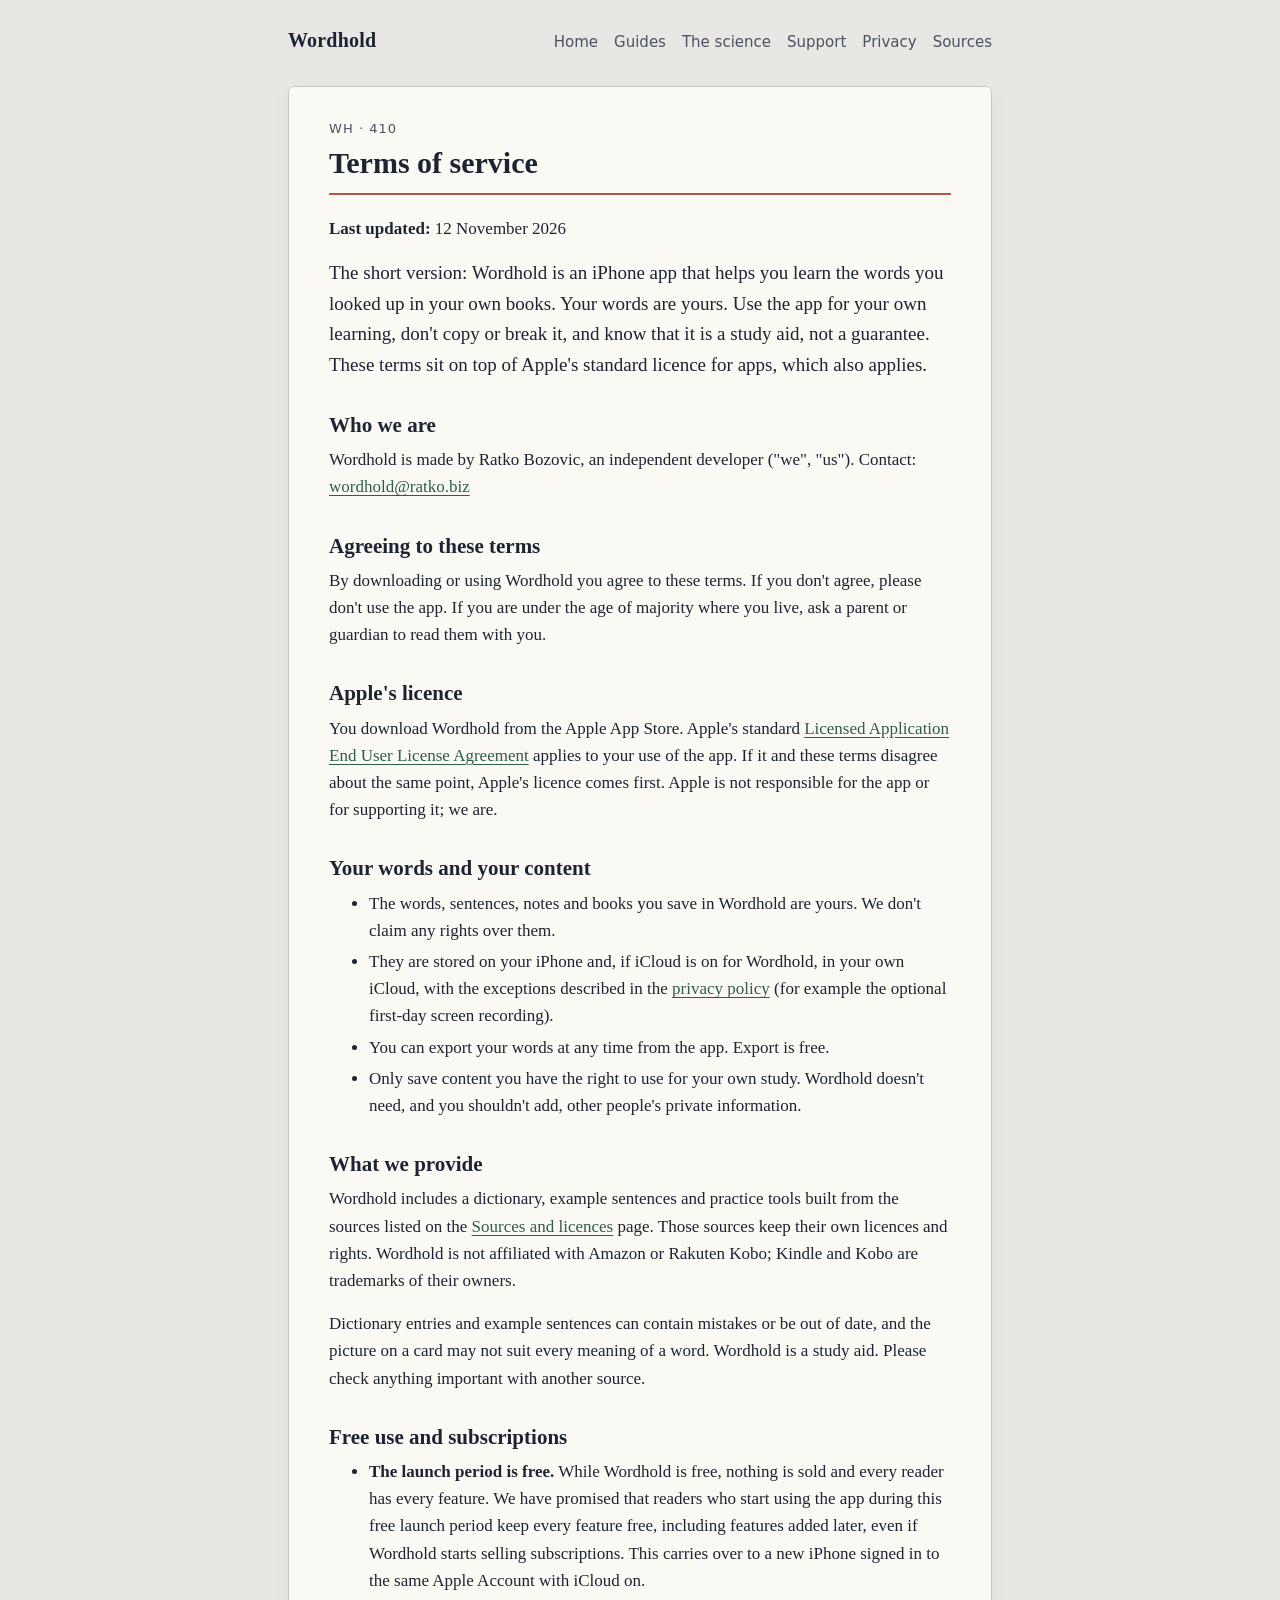
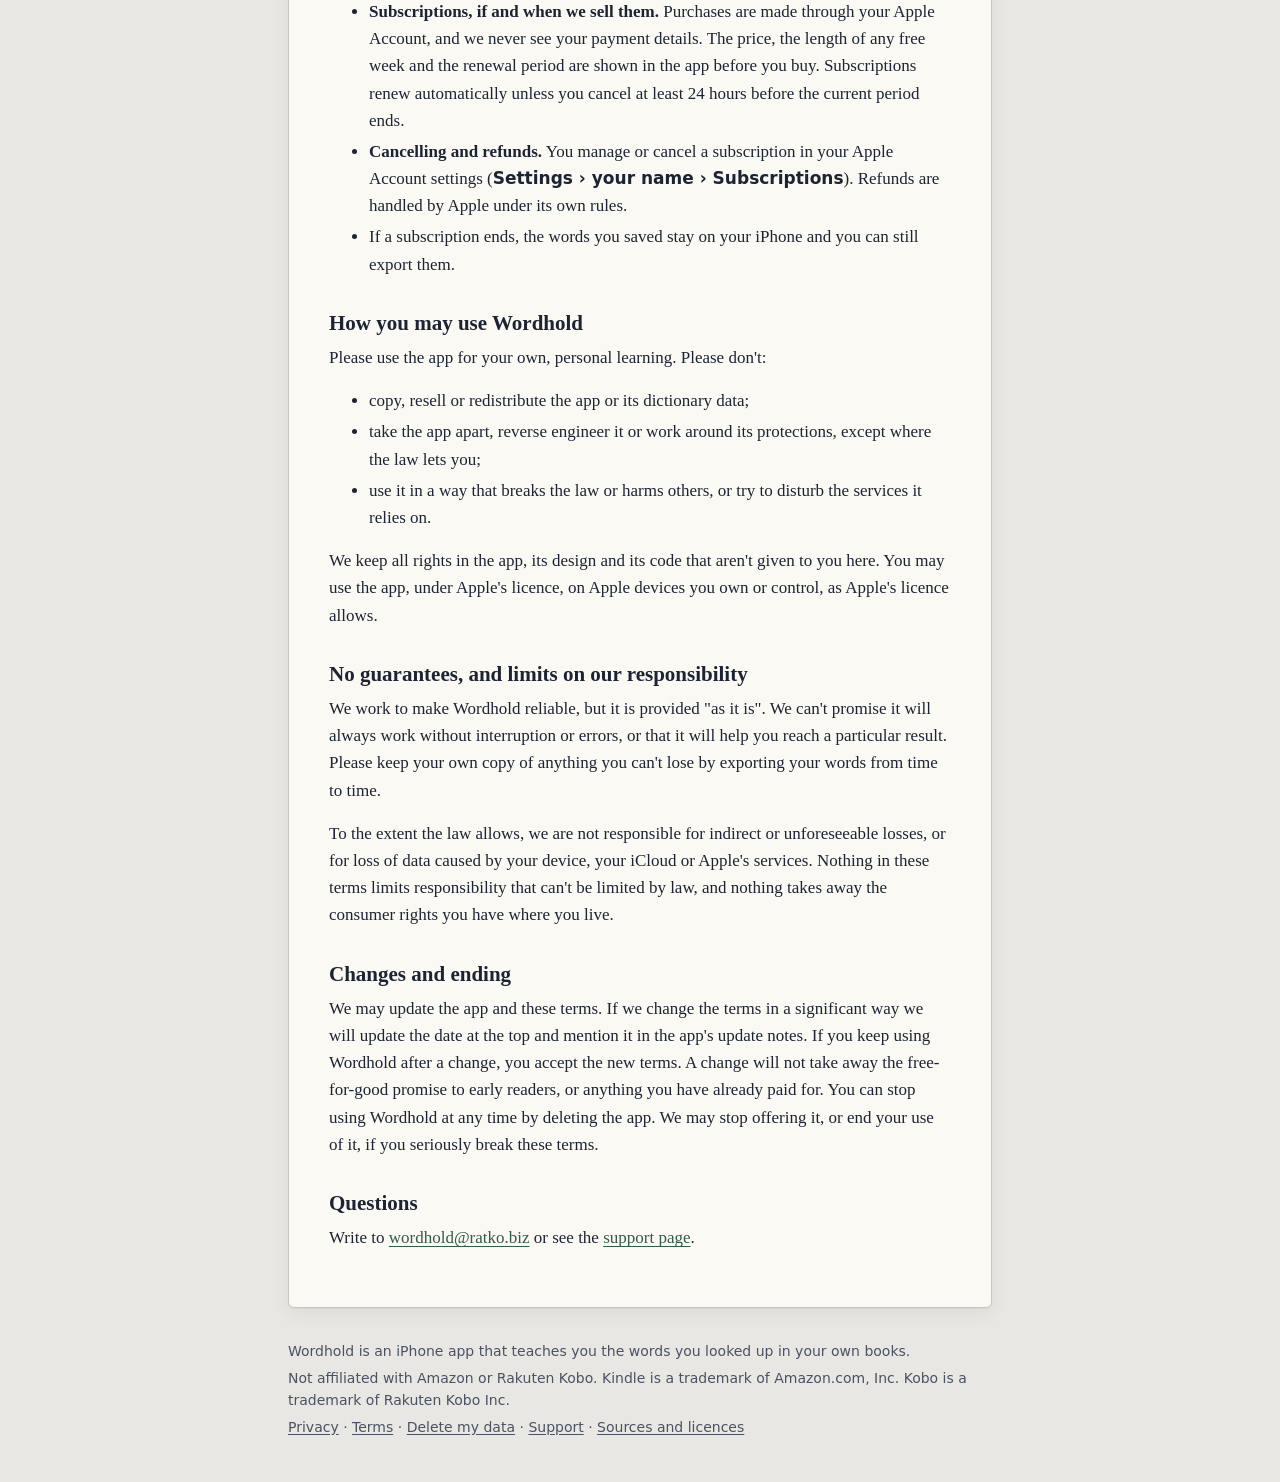
<file: terms/index.html>
<!doctype html>
<html lang="en">
<head>
  <meta charset="utf-8">
  <meta name="viewport" content="width=device-width, initial-scale=1">
  <title>Terms of service · Wordhold</title>
  <meta name="description" content="Wordhold terms of service: how you may use the app, who owns your words, how free use and subscriptions work, and what we can and can't promise.">
  <link rel="stylesheet" href="../style.css">
</head>
<body>
  <header class="site-header">
    <div class="wrap">
      <a class="brand" href="../">Wordhold</a>
      <nav aria-label="Site">
        <ul>
        <li><a href="../">Home</a></li>
        <li><a href="../guides/">Guides</a></li>
        <li><a href="../science/">The science</a></li>
        <li><a href="../support/">Support</a></li>
        <li><a href="../privacy/">Privacy</a></li>
        <li><a href="../attribution/">Sources</a></li>
        </ul>
      </nav>
    </div>
  </header>
  <main class="wrap">
    <article class="card">
      <div class="card-head">
        <p class="callno">WH · 410</p>
        <h1>Terms of service</h1>
      </div>

      <p><strong>Last updated:</strong> 12 November 2026</p>

      <p class="lede">The short version: Wordhold is an iPhone app that helps you learn the words you looked up in your own books. Your words are yours. Use the app for your own learning, don't copy or break it, and know that it is a study aid, not a guarantee. These terms sit on top of Apple's standard licence for apps, which also applies.</p>

      <h2>Who we are</h2>
      <p>Wordhold is made by Ratko Bozovic, an independent developer ("we", "us"). Contact: <a href="mailto:wordhold@ratko.biz">wordhold@ratko.biz</a></p>

      <h2>Agreeing to these terms</h2>
      <p>By downloading or using Wordhold you agree to these terms. If you don't agree, please don't use the app. If you are under the age of majority where you live, ask a parent or guardian to read them with you.</p>

      <h2>Apple's licence</h2>
      <p>You download Wordhold from the Apple App Store. Apple's standard <a href="https://www.apple.com/legal/internet-services/itunes/dev/stdeula/">Licensed Application End User License Agreement</a> applies to your use of the app. If it and these terms disagree about the same point, Apple's licence comes first. Apple is not responsible for the app or for supporting it; we are.</p>

      <h2>Your words and your content</h2>
      <ul>
        <li>The words, sentences, notes and books you save in Wordhold are yours. We don't claim any rights over them.</li>
        <li>They are stored on your iPhone and, if iCloud is on for Wordhold, in your own iCloud, with the exceptions described in the <a href="../privacy/">privacy policy</a> (for example the optional first-day screen recording).</li>
        <li>You can export your words at any time from the app. Export is free.</li>
        <li>Only save content you have the right to use for your own study. Wordhold doesn't need, and you shouldn't add, other people's private information.</li>
      </ul>

      <h2>What we provide</h2>
      <p>Wordhold includes a dictionary, example sentences and practice tools built from the sources listed on the <a href="../attribution/">Sources and licences</a> page. Those sources keep their own licences and rights. Wordhold is not affiliated with Amazon or Rakuten Kobo; Kindle and Kobo are trademarks of their owners.</p>
      <p>Dictionary entries and example sentences can contain mistakes or be out of date, and the picture on a card may not suit every meaning of a word. Wordhold is a study aid. Please check anything important with another source.</p>

      <h2>Free use and subscriptions</h2>
      <ul>
        <li><strong>The launch period is free.</strong> While Wordhold is free, nothing is sold and every reader has every feature. We have promised that readers who start using the app during this free launch period keep every feature free, including features added later, even if Wordhold starts selling subscriptions. This carries over to a new iPhone signed in to the same Apple Account with iCloud on.</li>
        <li><strong>Subscriptions, if and when we sell them.</strong> Purchases are made through your Apple Account, and we never see your payment details. The price, the length of any free week and the renewal period are shown in the app before you buy. Subscriptions renew automatically unless you cancel at least 24 hours before the current period ends.</li>
        <li><strong>Cancelling and refunds.</strong> You manage or cancel a subscription in your Apple Account settings (<span class="menu-path">Settings › your name › Subscriptions</span>). Refunds are handled by Apple under its own rules.</li>
        <li>If a subscription ends, the words you saved stay on your iPhone and you can still export them.</li>
      </ul>

      <h2>How you may use Wordhold</h2>
      <p>Please use the app for your own, personal learning. Please don't:</p>
      <ul>
        <li>copy, resell or redistribute the app or its dictionary data;</li>
        <li>take the app apart, reverse engineer it or work around its protections, except where the law lets you;</li>
        <li>use it in a way that breaks the law or harms others, or try to disturb the services it relies on.</li>
      </ul>
      <p>We keep all rights in the app, its design and its code that aren't given to you here. You may use the app, under Apple's licence, on Apple devices you own or control, as Apple's licence allows.</p>

      <h2>No guarantees, and limits on our responsibility</h2>
      <p>We work to make Wordhold reliable, but it is provided "as it is". We can't promise it will always work without interruption or errors, or that it will help you reach a particular result. Please keep your own copy of anything you can't lose by exporting your words from time to time.</p>
      <p>To the extent the law allows, we are not responsible for indirect or unforeseeable losses, or for loss of data caused by your device, your iCloud or Apple's services. Nothing in these terms limits responsibility that can't be limited by law, and nothing takes away the consumer rights you have where you live.</p>

      <h2>Changes and ending</h2>
      <p>We may update the app and these terms. If we change the terms in a significant way we will update the date at the top and mention it in the app's update notes. If you keep using Wordhold after a change, you accept the new terms. A change will not take away the free-for-good promise to early readers, or anything you have already paid for. You can stop using Wordhold at any time by deleting the app. We may stop offering it, or end your use of it, if you seriously break these terms.</p>

      <h2>Questions</h2>
      <p>Write to <a href="mailto:wordhold@ratko.biz">wordhold@ratko.biz</a> or see the <a href="../support/">support page</a>.</p>
    </article>
  </main>
  <footer class="site-footer">
    <div class="wrap">
      <p>Wordhold is an iPhone app that teaches you the words you looked up in your own books.</p>
      <p>Not affiliated with Amazon or Rakuten Kobo. Kindle is a trademark of Amazon.com, Inc. Kobo is a trademark of Rakuten Kobo Inc.</p>
      <p><a href="../privacy/">Privacy</a> · <a href="../terms/">Terms</a> · <a href="../delete-data/">Delete my data</a> · <a href="../support/">Support</a> · <a href="../attribution/">Sources and licences</a></p>
    </div>
  </footer>
</body>
</html>
</file>
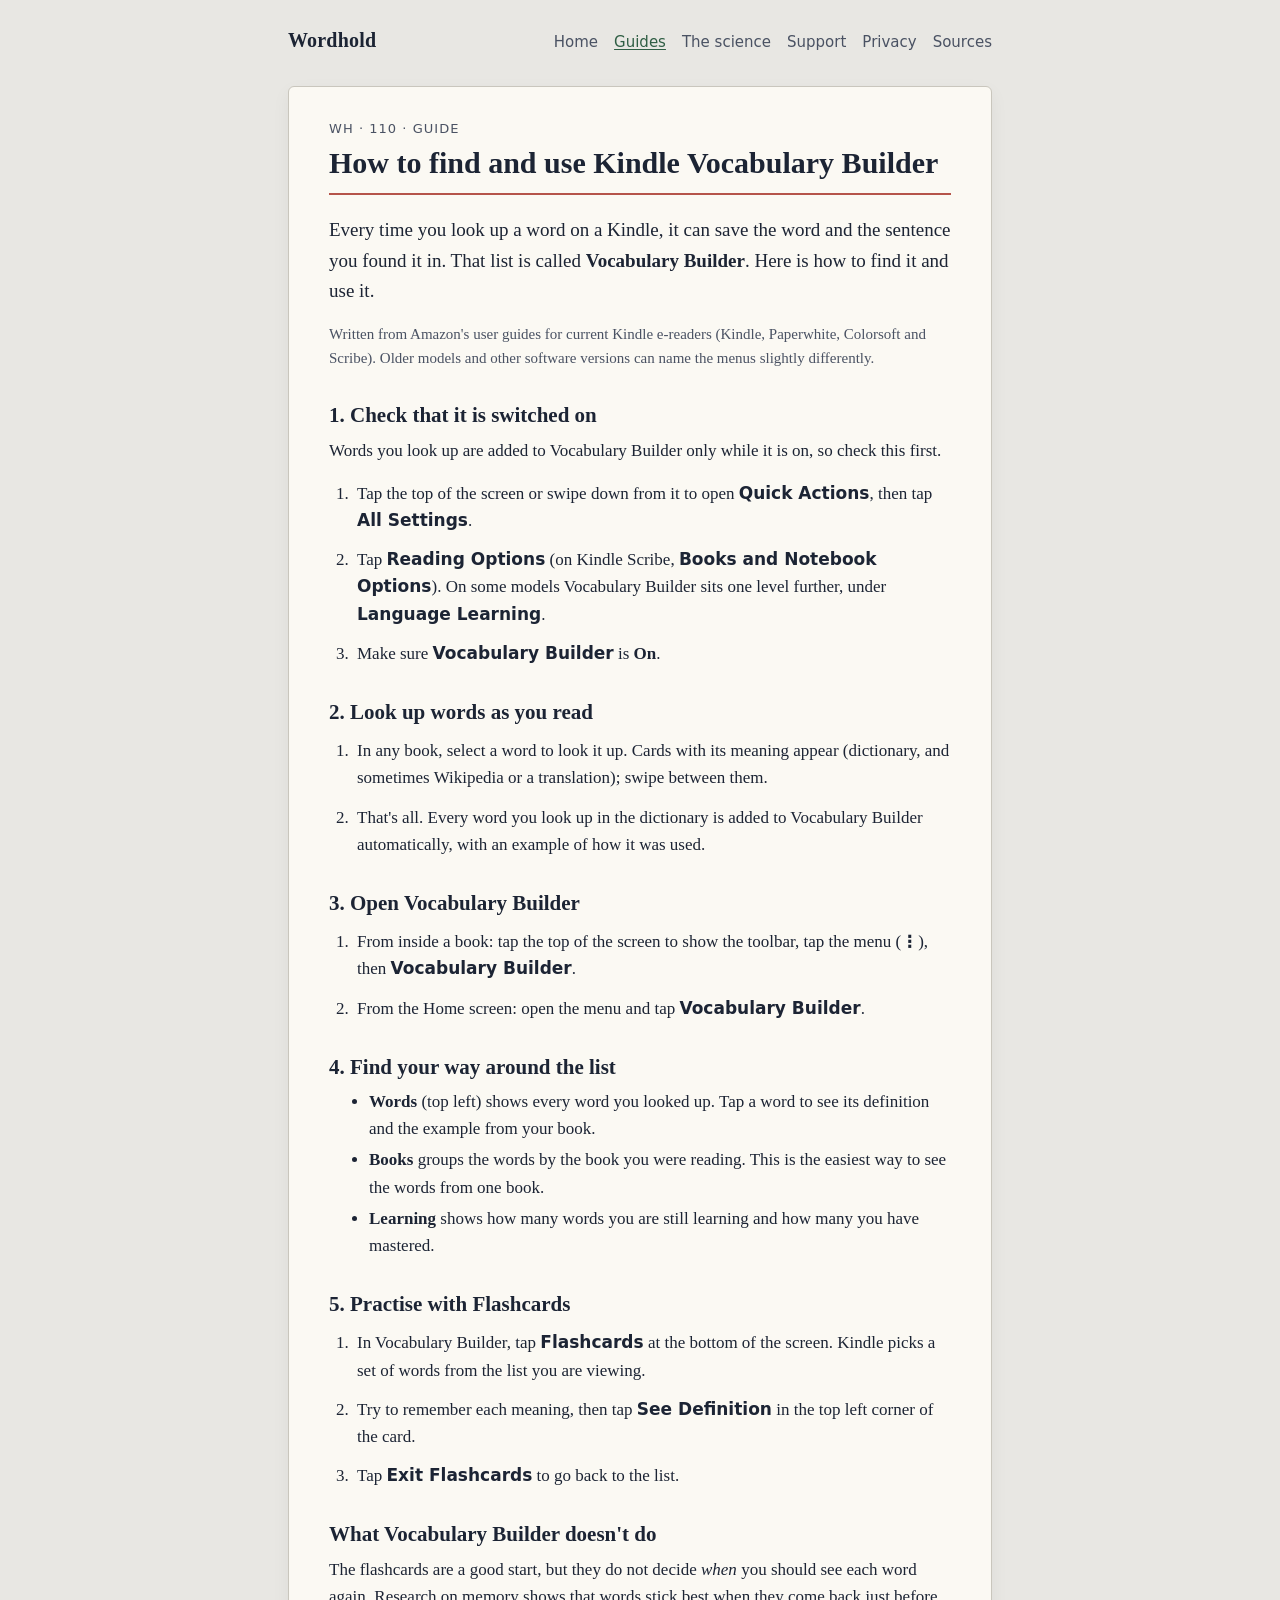
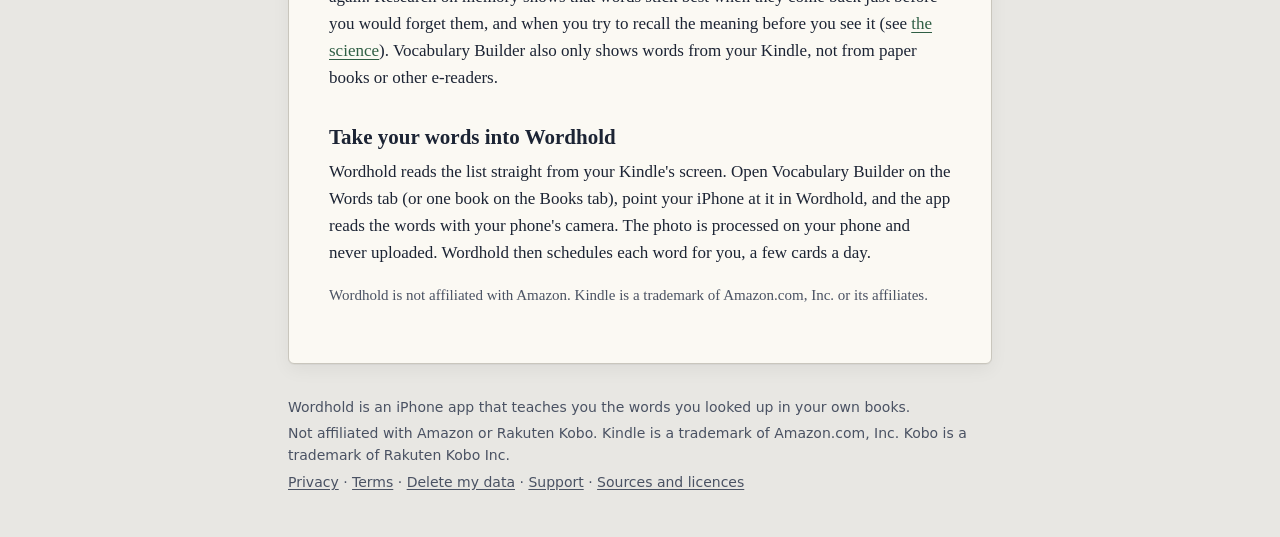
<file: guides/kindle-vocabulary-builder/index.html>
<!doctype html>
<html lang="en">
<head>
  <meta charset="utf-8">
  <meta name="viewport" content="width=device-width, initial-scale=1">
  <title>How to find and use Kindle Vocabulary Builder · Wordhold</title>
  <meta name="description" content="Step by step: where Kindle Vocabulary Builder is, how to switch it on, and how to review the words you looked up.">
  <link rel="stylesheet" href="../../style.css">
</head>
<body>
  <header class="site-header">
    <div class="wrap">
      <a class="brand" href="../../">Wordhold</a>
      <nav aria-label="Site">
        <ul>
        <li><a href="../../">Home</a></li>
        <li><a href="../../guides/" aria-current="page">Guides</a></li>
        <li><a href="../../science/">The science</a></li>
        <li><a href="../../support/">Support</a></li>
        <li><a href="../../privacy/">Privacy</a></li>
        <li><a href="../../attribution/">Sources</a></li>
        </ul>
      </nav>
    </div>
  </header>
  <main class="wrap">
    <article class="card">
      <div class="card-head">
        <p class="callno">WH · 110 · Guide</p>
        <h1>How to find and use Kindle Vocabulary Builder</h1>
      </div>

      <p class="lede">Every time you look up a word on a Kindle, it can save the word and the sentence you found it in. That list is called <strong>Vocabulary Builder</strong>. Here is how to find it and use it.</p>
      <p class="small">Written from Amazon's user guides for current Kindle e-readers (Kindle, Paperwhite, Colorsoft and Scribe). Older models and other software versions can name the menus slightly differently.</p>

      <h2>1. Check that it is switched on</h2>
      <p>Words you look up are added to Vocabulary Builder only while it is on, so check this first.</p>
      <ol class="steps">
        <li>Tap the top of the screen or swipe down from it to open <span class="menu-path">Quick Actions</span>, then tap <span class="menu-path">All Settings</span>.</li>
        <li>Tap <span class="menu-path">Reading Options</span> (on Kindle Scribe, <span class="menu-path">Books and Notebook Options</span>). On some models Vocabulary Builder sits one level further, under <span class="menu-path">Language Learning</span>.</li>
        <li>Make sure <span class="menu-path">Vocabulary Builder</span> is <strong>On</strong>.</li>
      </ol>

      <h2>2. Look up words as you read</h2>
      <ol class="steps">
        <li>In any book, select a word to look it up. Cards with its meaning appear (dictionary, and sometimes Wikipedia or a translation); swipe between them.</li>
        <li>That's all. Every word you look up in the dictionary is added to Vocabulary Builder automatically, with an example of how it was used.</li>
      </ol>

      <h2>3. Open Vocabulary Builder</h2>
      <ol class="steps">
        <li>From inside a book: tap the top of the screen to show the toolbar, tap the menu (<span class="menu-path">⋮</span>), then <span class="menu-path">Vocabulary Builder</span>.</li>
        <li>From the Home screen: open the menu and tap <span class="menu-path">Vocabulary Builder</span>.</li>
      </ol>

      <h2>4. Find your way around the list</h2>
      <ul>
        <li><strong>Words</strong> (top left) shows every word you looked up. Tap a word to see its definition and the example from your book.</li>
        <li><strong>Books</strong> groups the words by the book you were reading. This is the easiest way to see the words from one book.</li>
        <li><strong>Learning</strong> shows how many words you are still learning and how many you have mastered.</li>
      </ul>

      <h2>5. Practise with Flashcards</h2>
      <ol class="steps">
        <li>In Vocabulary Builder, tap <span class="menu-path">Flashcards</span> at the bottom of the screen. Kindle picks a set of words from the list you are viewing.</li>
        <li>Try to remember each meaning, then tap <span class="menu-path">See Definition</span> in the top left corner of the card.</li>
        <li>Tap <span class="menu-path">Exit Flashcards</span> to go back to the list.</li>
      </ol>

      <h2>What Vocabulary Builder doesn't do</h2>
      <p>The flashcards are a good start, but they do not decide <em>when</em> you should see each word again. Research on memory shows that words stick best when they come back just before you would forget them, and when you try to recall the meaning before you see it (see <a href="../../science/">the science</a>). Vocabulary Builder also only shows words from your Kindle, not from paper books or other e-readers.</p>

      <h2>Take your words into Wordhold</h2>
      <p>Wordhold reads the list straight from your Kindle's screen. Open Vocabulary Builder on the Words tab (or one book on the Books tab), point your iPhone at it in Wordhold, and the app reads the words with your phone's camera. The photo is processed on your phone and never uploaded. Wordhold then schedules each word for you, a few cards a day.</p>

      <p class="small">Wordhold is not affiliated with Amazon. Kindle is a trademark of Amazon.com, Inc. or its affiliates.</p>
    </article>
  </main>
  <footer class="site-footer">
    <div class="wrap">
      <p>Wordhold is an iPhone app that teaches you the words you looked up in your own books.</p>
      <p>Not affiliated with Amazon or Rakuten Kobo. Kindle is a trademark of Amazon.com, Inc. Kobo is a trademark of Rakuten Kobo Inc.</p>
      <p><a href="../../privacy/">Privacy</a> · <a href="../../terms/">Terms</a> · <a href="../../delete-data/">Delete my data</a> · <a href="../../support/">Support</a> · <a href="../../attribution/">Sources and licences</a></p>
    </div>
  </footer>
</body>
</html>
</file>
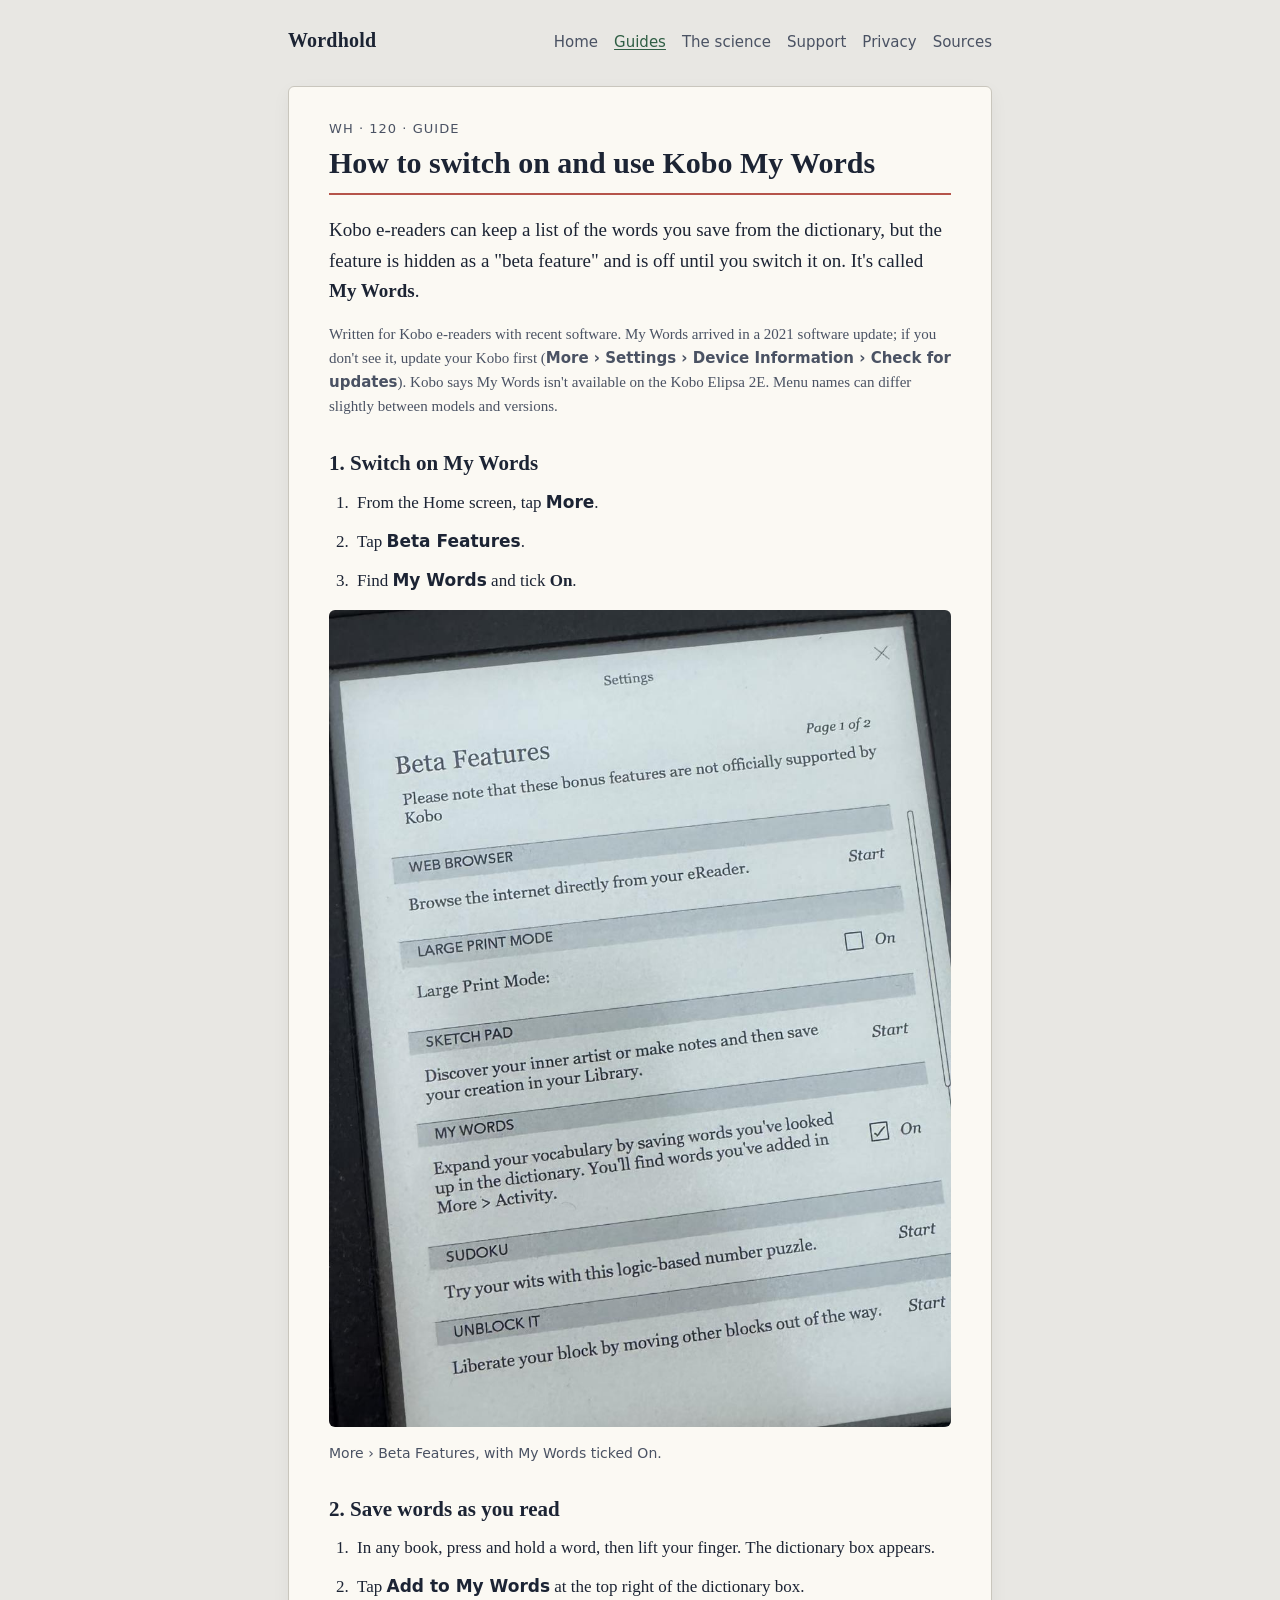
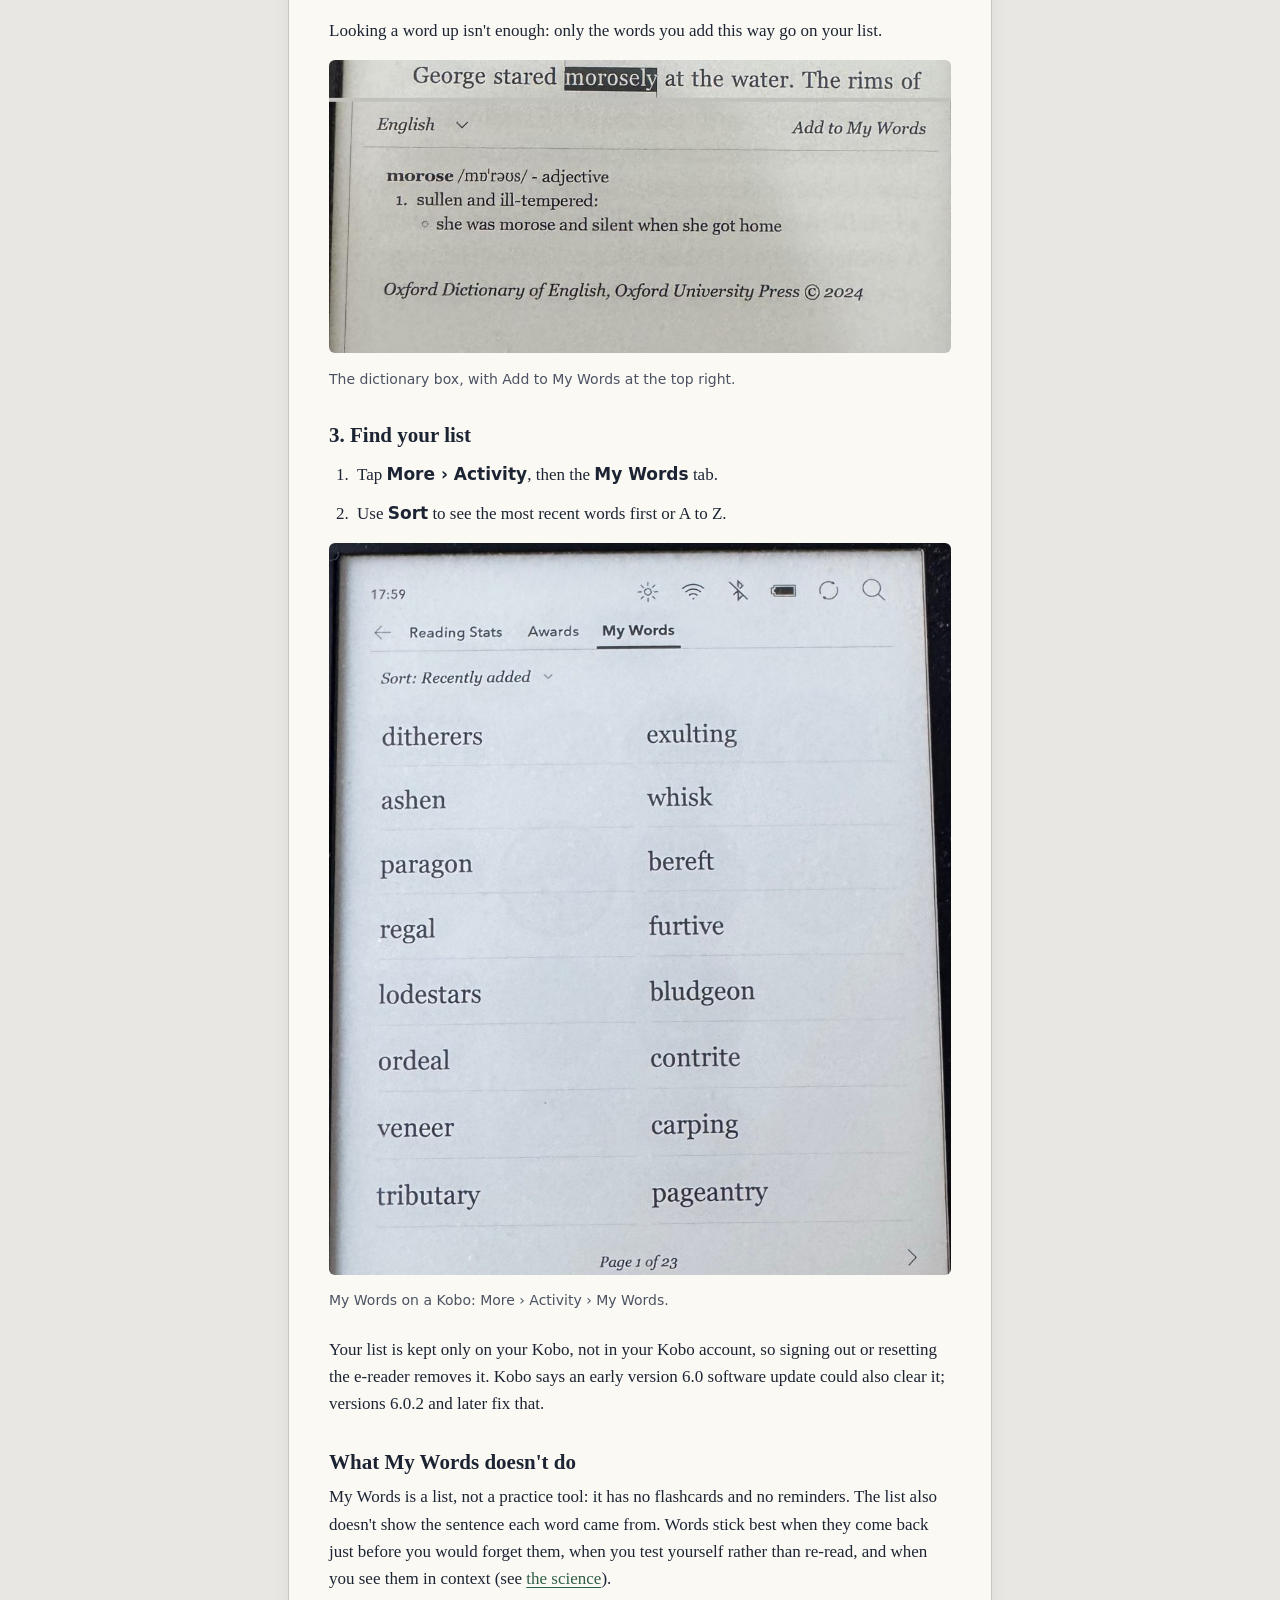
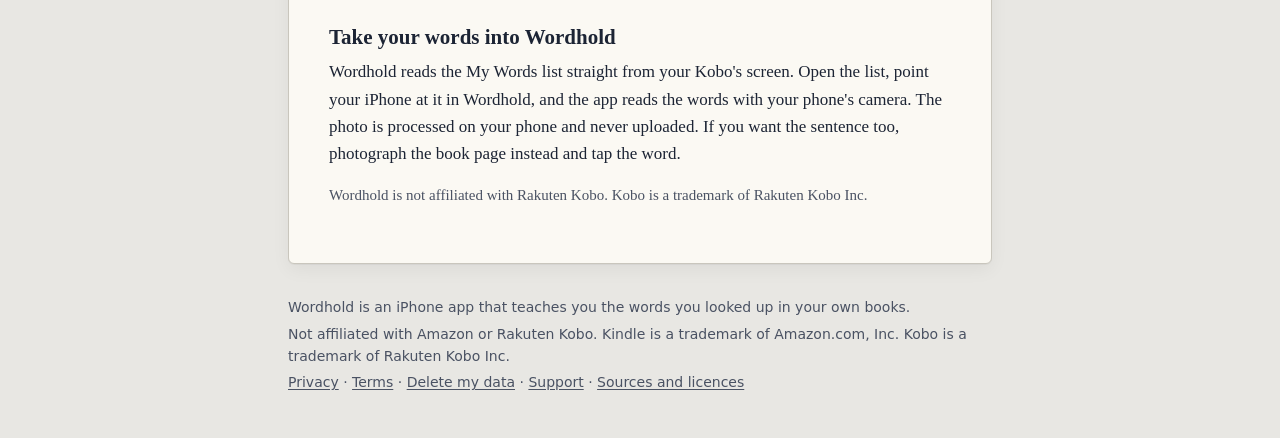
<file: guides/kobo-my-words/index.html>
<!doctype html>
<html lang="en">
<head>
  <meta charset="utf-8">
  <meta name="viewport" content="width=device-width, initial-scale=1">
  <title>How to switch on and use Kobo My Words · Wordhold</title>
  <meta name="description" content="Step by step: switch on Kobo's My Words beta feature, save words from the dictionary and find your list again.">
  <link rel="stylesheet" href="../../style.css">
</head>
<body>
  <header class="site-header">
    <div class="wrap">
      <a class="brand" href="../../">Wordhold</a>
      <nav aria-label="Site">
        <ul>
        <li><a href="../../">Home</a></li>
        <li><a href="../../guides/" aria-current="page">Guides</a></li>
        <li><a href="../../science/">The science</a></li>
        <li><a href="../../support/">Support</a></li>
        <li><a href="../../privacy/">Privacy</a></li>
        <li><a href="../../attribution/">Sources</a></li>
        </ul>
      </nav>
    </div>
  </header>
  <main class="wrap">
    <article class="card">
      <div class="card-head">
        <p class="callno">WH · 120 · Guide</p>
        <h1>How to switch on and use Kobo My Words</h1>
      </div>

      <p class="lede">Kobo e-readers can keep a list of the words you save from the dictionary, but the feature is hidden as a "beta feature" and is off until you switch it on. It's called <strong>My Words</strong>.</p>
      <p class="small">Written for Kobo e-readers with recent software. My Words arrived in a 2021 software update; if you don't see it, update your Kobo first (<span class="menu-path">More › Settings › Device Information › Check for updates</span>). Kobo says My Words isn't available on the Kobo Elipsa 2E. Menu names can differ slightly between models and versions.</p>

      <h2>1. Switch on My Words</h2>
      <ol class="steps">
        <li>From the Home screen, tap <span class="menu-path">More</span>.</li>
        <li>Tap <span class="menu-path">Beta Features</span>.</li>
        <li>Find <span class="menu-path">My Words</span> and tick <strong>On</strong>.</li>
      </ol>
      <figure class="photo">
        <img src="photo-1.jpg" alt="A Kobo's Beta Features page in Settings. The My Words entry reads: Expand your vocabulary by saving words you've looked up in the dictionary. You'll find words you've added in More › Activity. Its On box is ticked." width="1000" height="1313" style="width:100%;height:auto;border-radius:6px">
        <figcaption>More › Beta Features, with My Words ticked On.</figcaption>
      </figure>

      <h2>2. Save words as you read</h2>
      <ol class="steps">
        <li>In any book, press and hold a word, then lift your finger. The dictionary box appears.</li>
        <li>Tap <span class="menu-path">Add to My Words</span> at the top right of the dictionary box.</li>
      </ol>
      <p>Looking a word up isn't enough: only the words you add this way go on your list.</p>
      <figure class="photo">
        <img src="photo-2.jpg" alt="A Kobo book page with the word &quot;morosely&quot; selected. Below it, the dictionary box shows the meaning of morose, with Add to My Words at its top right." width="1000" height="472" style="width:100%;height:auto;border-radius:6px">
        <figcaption>The dictionary box, with Add to My Words at the top right.</figcaption>
      </figure>

      <h2>3. Find your list</h2>
      <ol class="steps">
        <li>Tap <span class="menu-path">More › Activity</span>, then the <span class="menu-path">My Words</span> tab.</li>
        <li>Use <span class="menu-path">Sort</span> to see the most recent words first or A to Z.</li>
      </ol>
      <figure class="photo">
        <img src="photo-3.jpg" alt="A Kobo's Activity screen on the My Words tab: two columns of saved words such as ditherers, ashen, paragon and exulting, sorted by recently added, page 1 of 23." width="850" height="1000" style="width:100%;height:auto;border-radius:6px">
        <figcaption>My Words on a Kobo: More › Activity › My Words.</figcaption>
      </figure>
      <p>Your list is kept only on your Kobo, not in your Kobo account, so signing out or resetting the e-reader removes it. Kobo says an early version 6.0 software update could also clear it; versions 6.0.2 and later fix that.</p>

      <h2>What My Words doesn't do</h2>
      <p>My Words is a list, not a practice tool: it has no flashcards and no reminders. The list also doesn't show the sentence each word came from. Words stick best when they come back just before you would forget them, when you test yourself rather than re-read, and when you see them in context (see <a href="../../science/">the science</a>).</p>

      <h2>Take your words into Wordhold</h2>
      <p>Wordhold reads the My Words list straight from your Kobo's screen. Open the list, point your iPhone at it in Wordhold, and the app reads the words with your phone's camera. The photo is processed on your phone and never uploaded. If you want the sentence too, photograph the book page instead and tap the word.</p>

      <p class="small">Wordhold is not affiliated with Rakuten Kobo. Kobo is a trademark of Rakuten Kobo Inc.</p>
    </article>
  </main>
  <footer class="site-footer">
    <div class="wrap">
      <p>Wordhold is an iPhone app that teaches you the words you looked up in your own books.</p>
      <p>Not affiliated with Amazon or Rakuten Kobo. Kindle is a trademark of Amazon.com, Inc. Kobo is a trademark of Rakuten Kobo Inc.</p>
      <p><a href="../../privacy/">Privacy</a> · <a href="../../terms/">Terms</a> · <a href="../../delete-data/">Delete my data</a> · <a href="../../support/">Support</a> · <a href="../../attribution/">Sources and licences</a></p>
    </div>
  </footer>
</body>
</html>
</file>
<file: style.css>
/* Wordhold site. Catalogue-card style from plan section 12:
   e-ink grey paper, card stock, blue-black ink, bookcloth green.
   Colours match the app's asset catalogue (Paper, Card, Ink, AccentColor). */

:root {
  --paper: #e8e7e3;
  --card: #fbf9f3;
  --ink: #1c2434;
  --ink-soft: #4a5263;
  --rule: #c9c6bd;
  --rule-red: #b5544a;
  --cloth: #2f5e44;
  --ribbon: #9c3b2b;
  --on-ribbon: #fbf9f3;
  --ink-btn: #1c2434;
  --on-ink-btn: #fbf9f3;
  color-scheme: light dark;
}

@media (prefers-color-scheme: dark) {
  :root {
    --paper: #1c1c1b;
    --card: #2c2c2a;
    --ink: #e6e7ea;
    --ink-soft: #b4b7bf;
    --rule: #4a4a46;
    --rule-red: #d98378;
    --cloth: #78b08c;
    --ribbon: #e58a75;
    --on-ribbon: #1c1c1b;
    --ink-btn: #e6e7ea;
    --on-ink-btn: #1c1c1b;
  }
}

* { box-sizing: border-box; }

html { -webkit-text-size-adjust: 100%; }

body {
  margin: 0;
  background: var(--paper);
  color: var(--ink);
  font-family: "Literata", "Iowan Old Style", "Palatino Linotype", Palatino, Georgia, serif;
  font-size: 1.0625rem;
  line-height: 1.6;
}

.label,
nav,
.site-footer,
.callno,
figcaption {
  font-family: "Atkinson Hyperlegible Next", "Atkinson Hyperlegible", -apple-system, BlinkMacSystemFont, "Segoe UI", system-ui, sans-serif;
}

a { color: var(--cloth); text-underline-offset: 0.15em; }
a:hover { text-decoration-thickness: 2px; }

.wrap {
  max-width: 46rem;
  margin: 0 auto;
  padding: 0 16px;
}

/* Header */
.site-header { padding: 1.5rem 0 0.5rem; }
.site-header .wrap {
  display: flex;
  flex-wrap: wrap;
  align-items: baseline;
  justify-content: space-between;
  gap: 0.5rem 1.5rem;
}
.brand {
  font-weight: 700;
  font-size: 1.25rem;
  color: var(--ink);
  text-decoration: none;
  letter-spacing: 0.01em;
}
nav ul {
  list-style: none;
  margin: 0;
  padding: 0;
  display: flex;
  flex-wrap: wrap;
  gap: 0.25rem 1rem;
  font-size: 0.9375rem;
}
nav a { color: var(--ink-soft); text-decoration: none; }
nav a:hover, nav a[aria-current="page"] { color: var(--cloth); text-decoration: underline; }

/* The catalogue card */
.card {
  background: var(--card);
  border: 1px solid var(--rule);
  border-radius: 6px;
  box-shadow: 0 1px 0 rgba(0, 0, 0, 0.04), 0 6px 18px rgba(0, 0, 0, 0.05);
  margin: 1.25rem 0 2rem;
  padding: 1.5rem 1.25rem 2rem;
  position: relative;
}
@media (min-width: 640px) {
  .card { padding: 2rem 2.5rem 2.5rem; }
}
.card-head {
  border-bottom: 2px solid var(--rule-red);
  margin: 0 0 1.25rem;
  padding-bottom: 0.75rem;
}
.callno {
  font-size: 0.8125rem;
  letter-spacing: 0.08em;
  text-transform: uppercase;
  color: var(--ink-soft);
  margin: 0 0 0.25rem;
}

h1, h2, h3 { line-height: 1.25; font-weight: 700; }
h1 { font-size: 1.875rem; margin: 0; }
h2 { font-size: 1.3125rem; margin: 2rem 0 0.5rem; }
h3 { font-size: 1.0625rem; margin: 1.5rem 0 0.25rem; }
p, ul, ol, dl { margin: 0 0 1rem; }
li { margin: 0.25rem 0; }
li > ul, li > ol { margin: 0.25rem 0 0; }

.lede { font-size: 1.1875rem; color: var(--ink); }
.small { font-size: 0.9375rem; color: var(--ink-soft); }

ol.steps { padding-left: 1.5rem; }
ol.steps > li { margin: 0.75rem 0; padding-left: 0.25rem; }

.menu-path {
  font-family: "Atkinson Hyperlegible Next", -apple-system, system-ui, sans-serif;
  font-weight: 700;
}

/* Lists of index cards on the home page */
.index { list-style: none; padding: 0; display: grid; gap: 0.75rem; }
.index a {
  display: block;
  border: 1px solid var(--rule);
  border-left: 4px solid var(--cloth);
  border-radius: 4px;
  padding: 0.75rem 1rem;
  background: var(--card);
  color: var(--ink);
  text-decoration: none;
}
.index a:hover { border-color: var(--cloth); }
.index strong { display: block; color: var(--cloth); }
.index span { font-size: 0.9375rem; color: var(--ink-soft); }

/* References on the science page */
.refs { padding-left: 0; list-style: none; }
.refs li {
  padding-left: 1.5rem;
  text-indent: -1.5rem;
  margin: 0.6rem 0;
  font-size: 0.9375rem;
}

figure { margin: 1rem 0 1.5rem; }
figcaption { font-size: 0.875rem; color: var(--ink-soft); margin-top: 0.4rem; }

.site-footer {
  padding: 0 0 2.5rem;
  font-size: 0.875rem;
  color: var(--ink-soft);
}
.site-footer p { margin: 0.25rem 0; }
.site-footer a { color: var(--ink-soft); }

/* Long links and paths wrap instead of widening the page on small phones. */
a, code { overflow-wrap: anywhere; }
</file>
<file: home.css>
/* Home page (#427). The catalogue card opens out into a landing page:
   the same paper, card stock and ink from style.css, a try-it book page as
   the one rich moment, and the red ribbon as the only signature.
   Loaded on the home page only, after style.css. */

.wrap-wide { max-width: 70rem; }

/* The try-it page shows and hides its parts with the hidden attribute;
   keep it winning over the display rules below. */
.home [hidden] { display: none !important; }

.skip {
  position: absolute;
  left: 16px;
  top: -48px;
  background: var(--card);
  color: var(--ink);
  padding: 8px 12px;
  border: 1px solid var(--rule);
  border-radius: 6px;
  z-index: 10;
}
.skip:focus { top: 8px; }

.sr-only {
  position: absolute;
  width: 1px;
  height: 1px;
  overflow: hidden;
  clip: rect(0 0 0 0);
  white-space: nowrap;
}

.home :focus-visible { outline: 2px solid var(--cloth); outline-offset: 2px; }

.sans,
.label,
.facts,
.try-steps,
.running-head,
.btn,
.textlink,
.credit,
.theme-pick label,
.tp-credit,
.ribbon {
  font-family: "Atkinson Hyperlegible Next", "Atkinson Hyperlegible", -apple-system, BlinkMacSystemFont, "Segoe UI", system-ui, sans-serif;
}

.label {
  font-size: 0.8125rem;
  letter-spacing: 0.08em;
  text-transform: uppercase;
  color: var(--ink-soft);
  font-weight: 600;
  margin: 0;
}

.home h2 { font-size: 1.625rem; margin: 0 0 12px; }
.home h2.label { font-size: 0.8125rem; margin: 0; }
.home h3 { margin: 0 0 4px; }

/* Hero: words on the left, the try-it page on the right */
.hero {
  display: grid;
  gap: 32px;
  padding-top: 24px;
  padding-bottom: 48px;
}
@media (min-width: 900px) {
  .hero {
    grid-template-columns: minmax(0, 1fr) minmax(0, 1.05fr);
    gap: 56px;
    align-items: center;
    padding-top: 40px;
    padding-bottom: 72px;
  }
}
.hero h1 {
  font-size: clamp(2.25rem, 1.4rem + 3.6vw, 3.5rem);
  line-height: 1.1;
  font-weight: 600;
  margin: 8px 0 20px;
  max-width: 14ch;
}
/* An ink underline, as if drawn by a reader's pen */
.inked {
  background-image: url("data:image/svg+xml,%3Csvg xmlns='http://www.w3.org/2000/svg' viewBox='0 0 200 12' preserveAspectRatio='none'%3E%3Cpath d='M2 8.5c30-4 62-5.5 98-4.5 34 1 66 2.6 98 .8' fill='none' stroke='%234a5263' stroke-width='3' stroke-linecap='round'/%3E%3C/svg%3E");
  background-repeat: no-repeat;
  background-position: 0 100%;
  background-size: 100% 0.28em;
  padding-bottom: 0.08em;
  -webkit-box-decoration-break: clone;
  box-decoration-break: clone;
}
@media (prefers-color-scheme: dark) {
  .inked {
    background-image: url("data:image/svg+xml,%3Csvg xmlns='http://www.w3.org/2000/svg' viewBox='0 0 200 12' preserveAspectRatio='none'%3E%3Cpath d='M2 8.5c30-4 62-5.5 98-4.5 34 1 66 2.6 98 .8' fill='none' stroke='%23b4b7bf' stroke-width='3' stroke-linecap='round'/%3E%3C/svg%3E");
  }
}
.hero .lede { max-width: 34rem; }
.status { margin: 0 0 20px; }
.facts {
  list-style: none;
  padding: 0;
  margin: 0;
  display: flex;
  flex-wrap: wrap;
  gap: 4px 20px;
  font-size: 0.9375rem;
  color: var(--ink-soft);
}
.facts li { margin: 0; }

/* The try-it page */
.try {
  background: var(--card);
  border: 1px solid var(--rule);
  border-radius: 8px;
  box-shadow: 0 1px 0 rgba(0, 0, 0, 0.04), 0 12px 32px rgba(0, 0, 0, 0.07);
  padding: 20px 20px 24px;
  position: relative;
}
@media (min-width: 640px) { .try { padding: 24px 36px 32px; } }
.try-head {
  display: flex;
  flex-wrap: wrap;
  align-items: baseline;
  justify-content: space-between;
  gap: 8px 16px;
  border-bottom: 2px solid var(--rule-red);
  padding-bottom: 12px;
  margin-bottom: 20px;
}
.try-steps {
  list-style: none;
  margin: 0;
  padding: 0;
  display: flex;
  gap: 16px;
  counter-reset: step;
  font-size: 0.875rem;
  color: var(--ink-soft);
}
.try-steps li { margin: 0; counter-increment: step; }
.try-steps li::before { content: "0" counter(step) " "; font-variant-numeric: tabular-nums; }
.try-steps li[aria-current="step"] { color: var(--ink); font-weight: 600; }

.running-head {
  font-size: 0.75rem;
  letter-spacing: 0.12em;
  text-transform: uppercase;
  text-align: center;
  color: var(--ink-soft);
  margin: 0 0 16px;
}
.passage {
  font-size: 1.1875rem;
  line-height: 1.75;
  hyphens: auto;
  margin-bottom: 12px;
}
.w {
  font: inherit;
  color: inherit;
  background: none;
  border: 0;
  padding: 0 1px;
  margin: 0 -1px;
  cursor: pointer;
  border-radius: 3px;
  text-decoration: underline dotted var(--cloth);
  text-decoration-thickness: 2px;
  text-underline-offset: 0.22em;
}
.w:hover { background: color-mix(in srgb, var(--cloth) 10%, transparent); }
.w[aria-pressed="true"] {
  background: color-mix(in srgb, var(--cloth) 16%, transparent);
  text-decoration-style: solid;
}
.try-hint { font-size: 0.9375rem; color: var(--ink-soft); margin: 0; }

.lookup {
  border: 1px solid var(--rule);
  border-left: 4px solid var(--cloth);
  border-radius: 6px;
  padding: 16px 20px;
  background: var(--paper);
  margin-top: 4px;
  animation: settle 220ms ease-out;
}
.lookup:focus { outline: none; }
.lookup-word { font-size: 1.5rem; font-weight: 600; margin: 0; line-height: 1.3; }
.ipa { font-size: 1rem; font-weight: 400; color: var(--ink-soft); }
.pos { font-style: italic; color: var(--ink-soft); margin: 0 0 8px; }
.meaning { font-size: 1.125rem; margin-bottom: 12px; }
.sense-note { margin-top: -4px; }

.actions { display: flex; flex-wrap: wrap; gap: 12px; margin-top: 8px; }
.btn {
  font-size: 1rem;
  font-weight: 600;
  min-height: 44px;
  padding: 10px 22px;
  border-radius: 22px;
  cursor: pointer;
  transition: background-color 120ms ease-out, transform 120ms ease-out;
}
.btn:active { transform: scale(0.98); }
.btn-ink { background: var(--ink-btn); color: var(--on-ink-btn); border: 1px solid var(--ink-btn); }
.btn-card { background: var(--card); color: var(--ink); border: 1px solid var(--ink); }
.actions[data-grade] .btn { flex: 1 1 9rem; }
.textlink {
  font-size: 0.9375rem;
  color: var(--cloth);
  background: none;
  border: 0;
  padding: 12px 0;
  min-height: 44px;
  text-decoration: underline;
  text-underline-offset: 0.15em;
  cursor: pointer;
}

/* The recall card, as the app shows it */
.try-card { position: relative; animation: settle 220ms ease-out; }
.try-card:focus { outline: none; }
/* Keep the running head clear of the ribbon: centred between two free
   margins when there is room, set to the left of it on a phone. */
.try-card .running-head { padding: 0 96px; }
@media (max-width: 559px) {
  .try-card .running-head { padding: 0 96px 0 0; text-align: left; min-height: 48px; }
}
.card-word {
  font-size: 2.5rem;
  line-height: 1.15;
  text-align: center;
  margin: 8px 0 16px;
}
.card-sentence { font-size: 1.1875rem; line-height: 1.7; }
.asterism { text-align: center; color: var(--ink-soft); margin: 4px 0 8px; letter-spacing: 0.3em; }
.second { font-size: 1rem; color: var(--ink-soft); }
.credit { display: block; font-size: 0.875rem; margin-top: 4px; }
.try-reset { margin: 8px 0 0; text-align: center; }

/* The ribbon: hangs from the top edge of the try-it page with the due date */
.ribbon {
  position: absolute;
  top: -20px;
  right: 0;
  width: 88px;
  padding: 12px 8px 22px;
  background: var(--ribbon);
  color: var(--on-ribbon);
  font-size: 0.8125rem;
  font-weight: 600;
  line-height: 1.25;
  text-align: center;
  clip-path: polygon(0 0, 100% 0, 100% 100%, 50% calc(100% - 10px), 0 100%);
  animation: drop 320ms cubic-bezier(0.2, 0.8, 0.3, 1);
}


@keyframes settle { from { opacity: 0; transform: translateY(6px); } to { opacity: 1; transform: none; } }
@keyframes drop { from { transform: translateY(-24px); opacity: 0; } to { transform: none; opacity: 1; } }
@keyframes fade { from { opacity: 0; } to { opacity: 1; } }
@media (prefers-reduced-motion: reduce) {
  .lookup, .try-card, .ribbon { animation: fade 160ms linear; }
  .btn { transition: none; }
  .btn:active { transform: none; }
}

/* Bands: a full-width strip of card stock between paper sections */
.band {
  background: var(--card);
  border-top: 1px solid var(--rule);
  border-bottom: 1px solid var(--rule);
  padding: 48px 0;
}
@media (min-width: 900px) { .band { padding: 72px 0; } }

/* Three ways in */
.ways { display: grid; gap: 32px; }
@media (min-width: 900px) {
  .ways { grid-template-columns: minmax(0, 1.3fr) minmax(0, 1fr); gap: 64px; align-items: center; }
}
.ways-text > p:first-of-type { max-width: 36rem; }
.ways-list { list-style: none; padding: 0; margin: 24px 0; }
.ways-list li {
  display: grid;
  grid-template-columns: 3rem 1fr;
  gap: 0 12px;
  padding: 16px 0;
  border-top: 1px solid var(--rule);
  margin: 0;
}
.ways-list li:last-child { border-bottom: 1px solid var(--rule); }
.ways-list p { margin: 0; }
.num {
  font-size: 1.5rem;
  line-height: 1.2;
  color: var(--rule-red);
  font-variant-numeric: tabular-nums lining-nums;
}
.ways-photo { margin: 0; max-width: 26rem; justify-self: center; }
.ways-photo img {
  display: block;
  width: 100%;
  height: auto;
  border-radius: 6px;
  border: 1px solid var(--rule);
  box-shadow: 0 8px 24px rgba(0, 0, 0, 0.08);
}

/* What's in the app */
.features { padding-top: 56px; padding-bottom: 56px; }
@media (min-width: 900px) { .features { padding-top: 80px; padding-bottom: 80px; } }
.bento { display: grid; gap: 16px; margin-top: 24px; }
@media (min-width: 720px) {
  .bento { grid-template-columns: repeat(6, minmax(0, 1fr)); }
  .tile-methods { grid-column: span 4; grid-row: span 2; }
  .tile-fsrs, .tile-sense { grid-column: span 2; }
  .tile-dict, .tile-yours { grid-column: span 3; }
}
.tile {
  background: var(--card);
  border: 1px solid var(--rule);
  border-radius: 8px;
  padding: 24px;
}
.tile p { margin: 0; }
.tile h3 { font-size: 1.1875rem; margin-bottom: 8px; }
.tile-methods > p { max-width: 36rem; }
.methods {
  list-style: none;
  padding: 0;
  margin: 20px 0 0;
  display: grid;
  gap: 0 32px;
}
@media (min-width: 560px) { .methods { grid-template-columns: 1fr 1fr; } }
.methods li {
  display: flex;
  flex-direction: column;
  padding: 10px 0;
  border-top: 1px solid var(--rule);
  margin: 0;
  position: relative;
}
.methods li:first-child { font-weight: 600; grid-column: 1 / -1; }
.methods .small { font-weight: 400; }

.index-list {
  list-style: none;
  padding: 0;
  margin: 32px 0 0;
  display: grid;
  gap: 0 32px;
}
@media (min-width: 720px) { .index-list { grid-template-columns: 1fr 1fr; } }
.index-list li { margin: 0; padding: 12px 0; border-top: 1px solid var(--rule); }

/* Theme preview */
.themes { display: grid; gap: 32px; }
@media (min-width: 900px) {
  .themes { grid-template-columns: minmax(0, 1fr) minmax(0, 1fr); gap: 64px; align-items: center; }
}
.theme-pick {
  border: 0;
  padding: 0;
  margin: 24px 0 12px;
  display: grid;
  grid-template-columns: repeat(2, minmax(0, 1fr));
  gap: 8px;
  max-width: 26rem;
}
.theme-pick legend { margin-bottom: 8px; padding: 0; }
.theme-pick label {
  font-size: 0.9375rem;
  display: inline-flex;
  align-items: center;
  gap: 8px;
  min-height: 44px;
  padding: 8px 16px 8px 12px;
  border: 1px solid var(--rule);
  border-radius: 22px;
  background: var(--paper);
  cursor: pointer;
}
.theme-pick input { accent-color: var(--cloth); margin: 0; width: 18px; height: 18px; }
.theme-pick label:has(input:checked) { border-color: var(--ink); }
.theme-pick label:has(input:focus-visible) { outline: 2px solid var(--cloth); outline-offset: 2px; }
.theme-credit { margin: 0; }

.theme-preview {
  --tp-bg: var(--paper);
  --tp-ink: var(--ink);
  --tp-soft: var(--ink-soft);
  position: relative;
  overflow: hidden;
  border-radius: 28px;
  border: 1px solid var(--rule);
  background: var(--tp-bg);
  color: var(--tp-ink);
  width: 100%;
  max-width: 22rem;
  aspect-ratio: 9 / 15;
  justify-self: center;
  box-shadow: 0 12px 32px rgba(0, 0, 0, 0.1);
  transition: background-color 200ms ease-out, color 200ms ease-out;
}
.tp-night { --tp-bg: #1d1a17; --tp-ink: #ece4d8; --tp-soft: #aba194; }
.tp-sepia { --tp-bg: #eddfc6; --tp-ink: #3b2b1c; --tp-soft: #66513b; }
.tp-painting { --tp-bg: #1d1a17; --tp-ink: #faf7f0; --tp-soft: #faf7f0; }
.tp-art {
  position: absolute;
  inset: 0;
  width: 100%;
  height: 100%;
  object-fit: cover;
  opacity: 0;
  transition: opacity 200ms ease-out;
}
.tp-painting .tp-art { opacity: 1; }
.tp-painting::after {
  content: "";
  position: absolute;
  inset: 0;
  background: rgba(14, 12, 10, 0.66);
}
.tp-page {
  position: relative;
  z-index: 1;
  height: 100%;
  display: flex;
  flex-direction: column;
  justify-content: center;
  padding: 32px 28px;
}
.tp-page .running-head { color: var(--tp-soft); margin-bottom: auto; }
.tp-word { font-size: 2.5rem; line-height: 1.1; margin: 0 0 4px; text-align: center; }
.tp-sub { text-align: center; color: var(--tp-soft); margin: 0 0 24px; font-size: 0.9375rem; }
.tp-sentence { font-size: 1.0625rem; line-height: 1.65; margin: 0 0 16px; }
.tp-meaning { margin: 0 0 16px; font-size: 1rem; }
.tp-credit { font-size: 0.875rem; color: var(--tp-soft); margin: 0 0 auto; }
@media (prefers-reduced-motion: reduce) {
  .theme-preview, .tp-art { transition: none; }
}

.more { padding-top: 56px; padding-bottom: 32px; }
.more .index { grid-template-columns: repeat(auto-fit, minmax(min(18rem, 100%), 1fr)); }
@media (min-width: 1100px) { .more .index { grid-template-columns: repeat(5, minmax(0, 1fr)); } }

.home .site-footer { border-top: 1px solid var(--rule); padding-top: 24px; }
.more .index li { display: flex; margin: 0; }
.more .index a { flex: 1; }

/* Without JS the demo and the theme buttons cannot work: hide their controls and
   show the passage as plain text (a noscript line shows one meaning instead). */
.no-js .try-steps, .no-js [data-hint], .no-js .theme-pick { display: none; }
.w:disabled { cursor: text; text-decoration: none; }
.w:disabled:hover { background: none; }
[data-reveal-focus]:focus, [data-after]:focus { outline: none; }
[data-reveal-focus]:focus-visible, [data-after]:focus-visible { outline: 2px solid var(--cloth); outline-offset: 4px; border-radius: 2px; }
</file>
